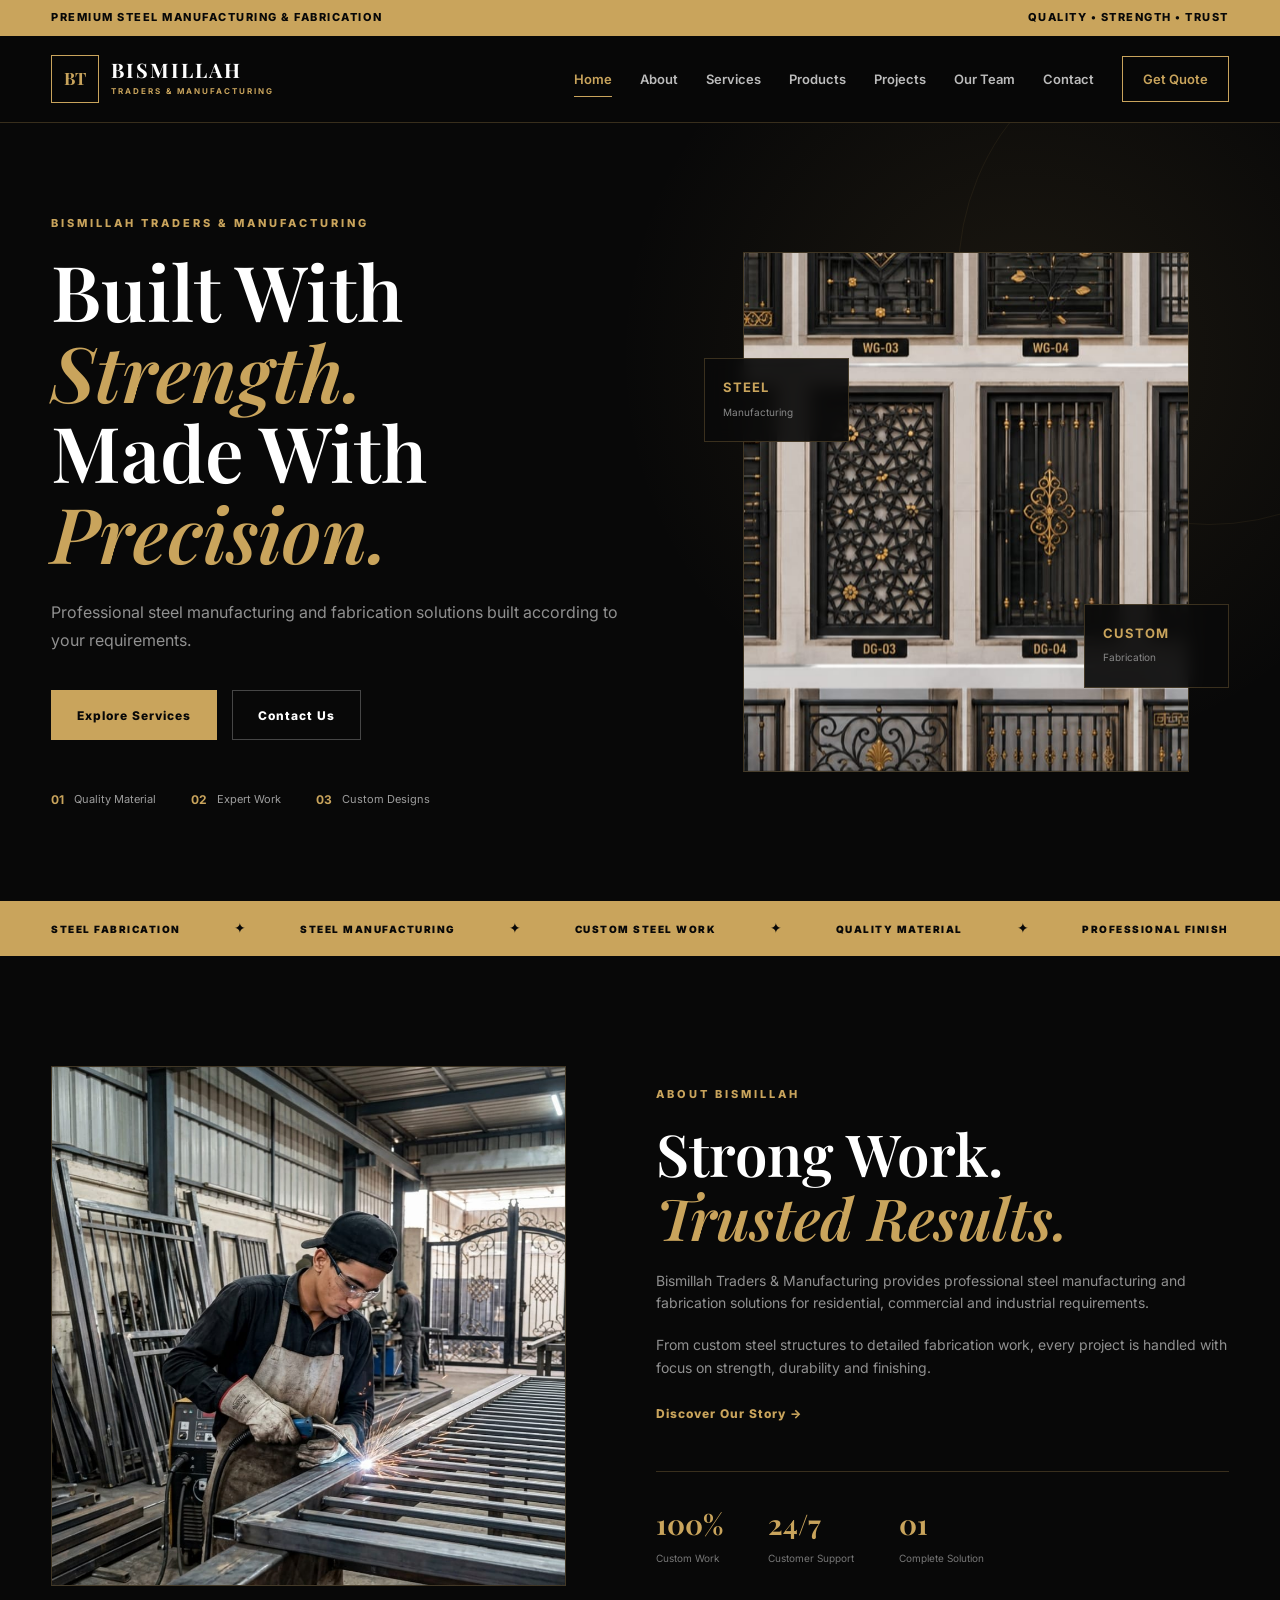
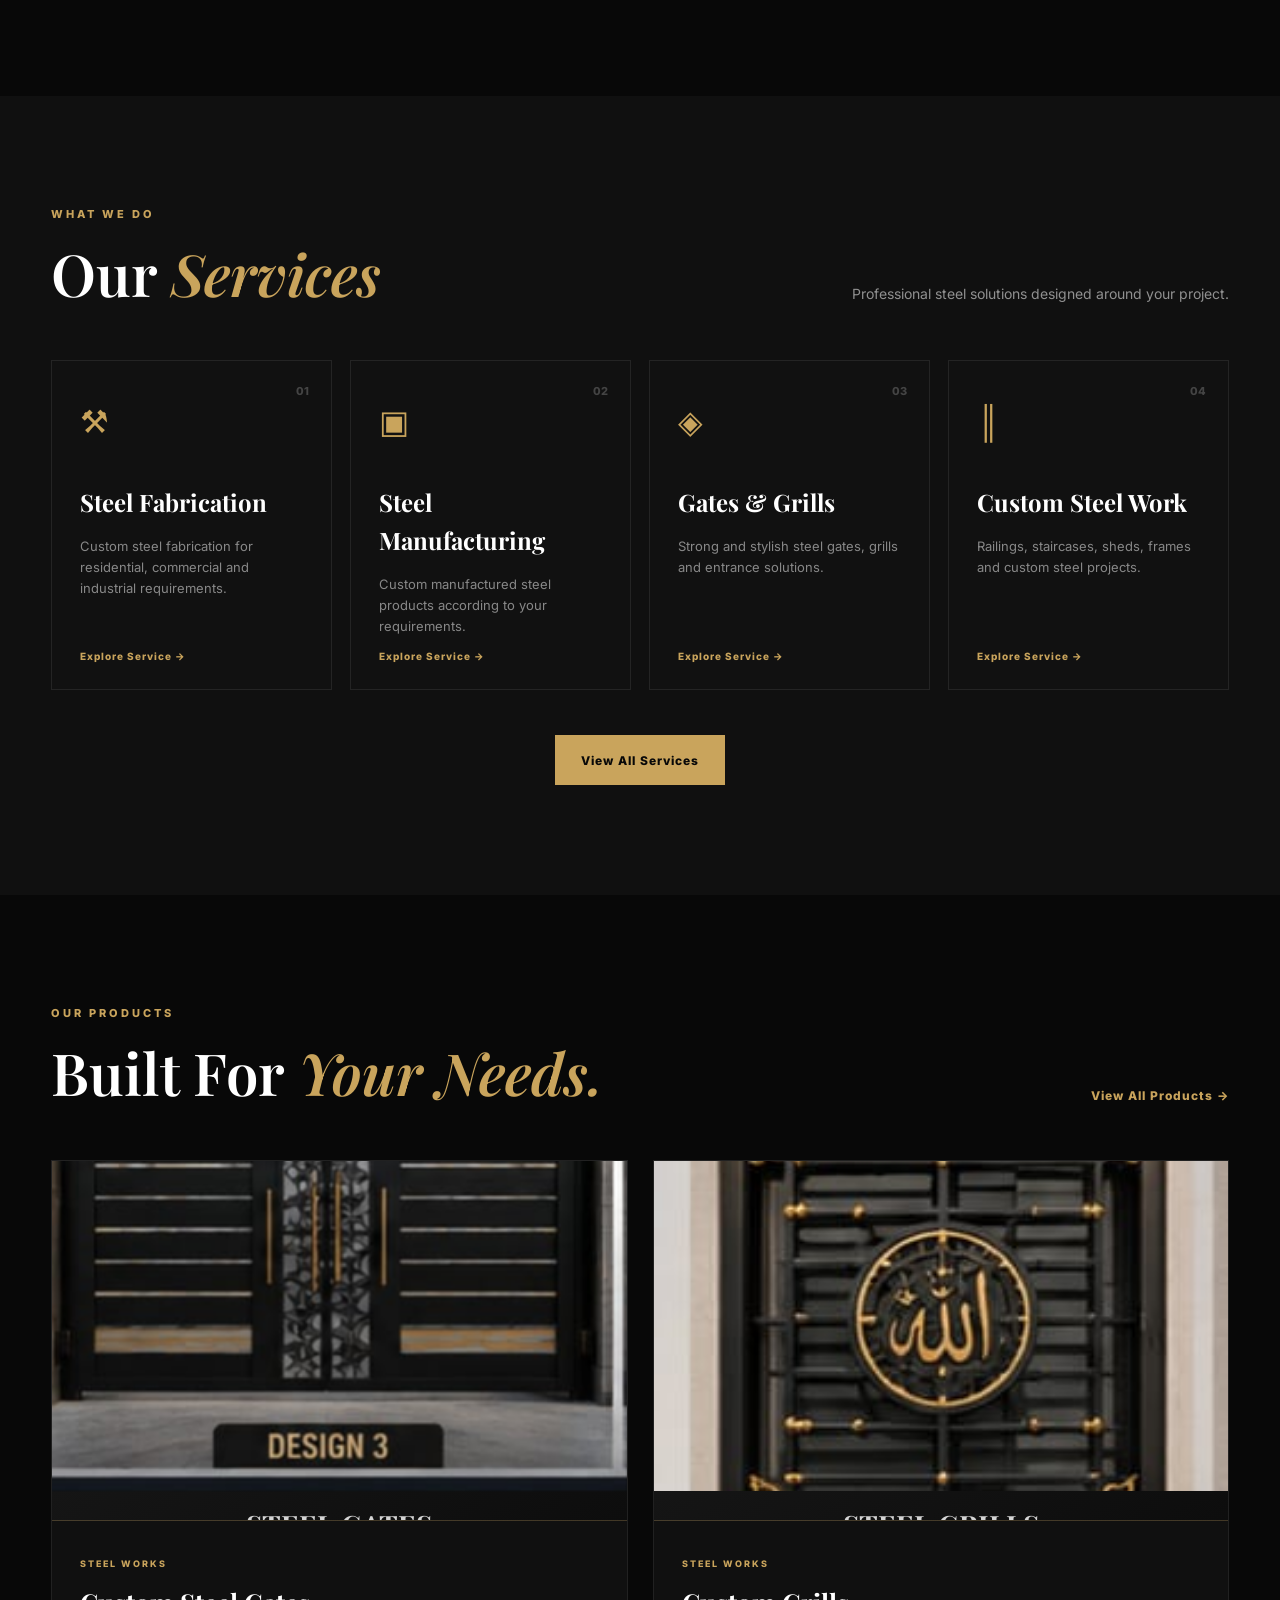
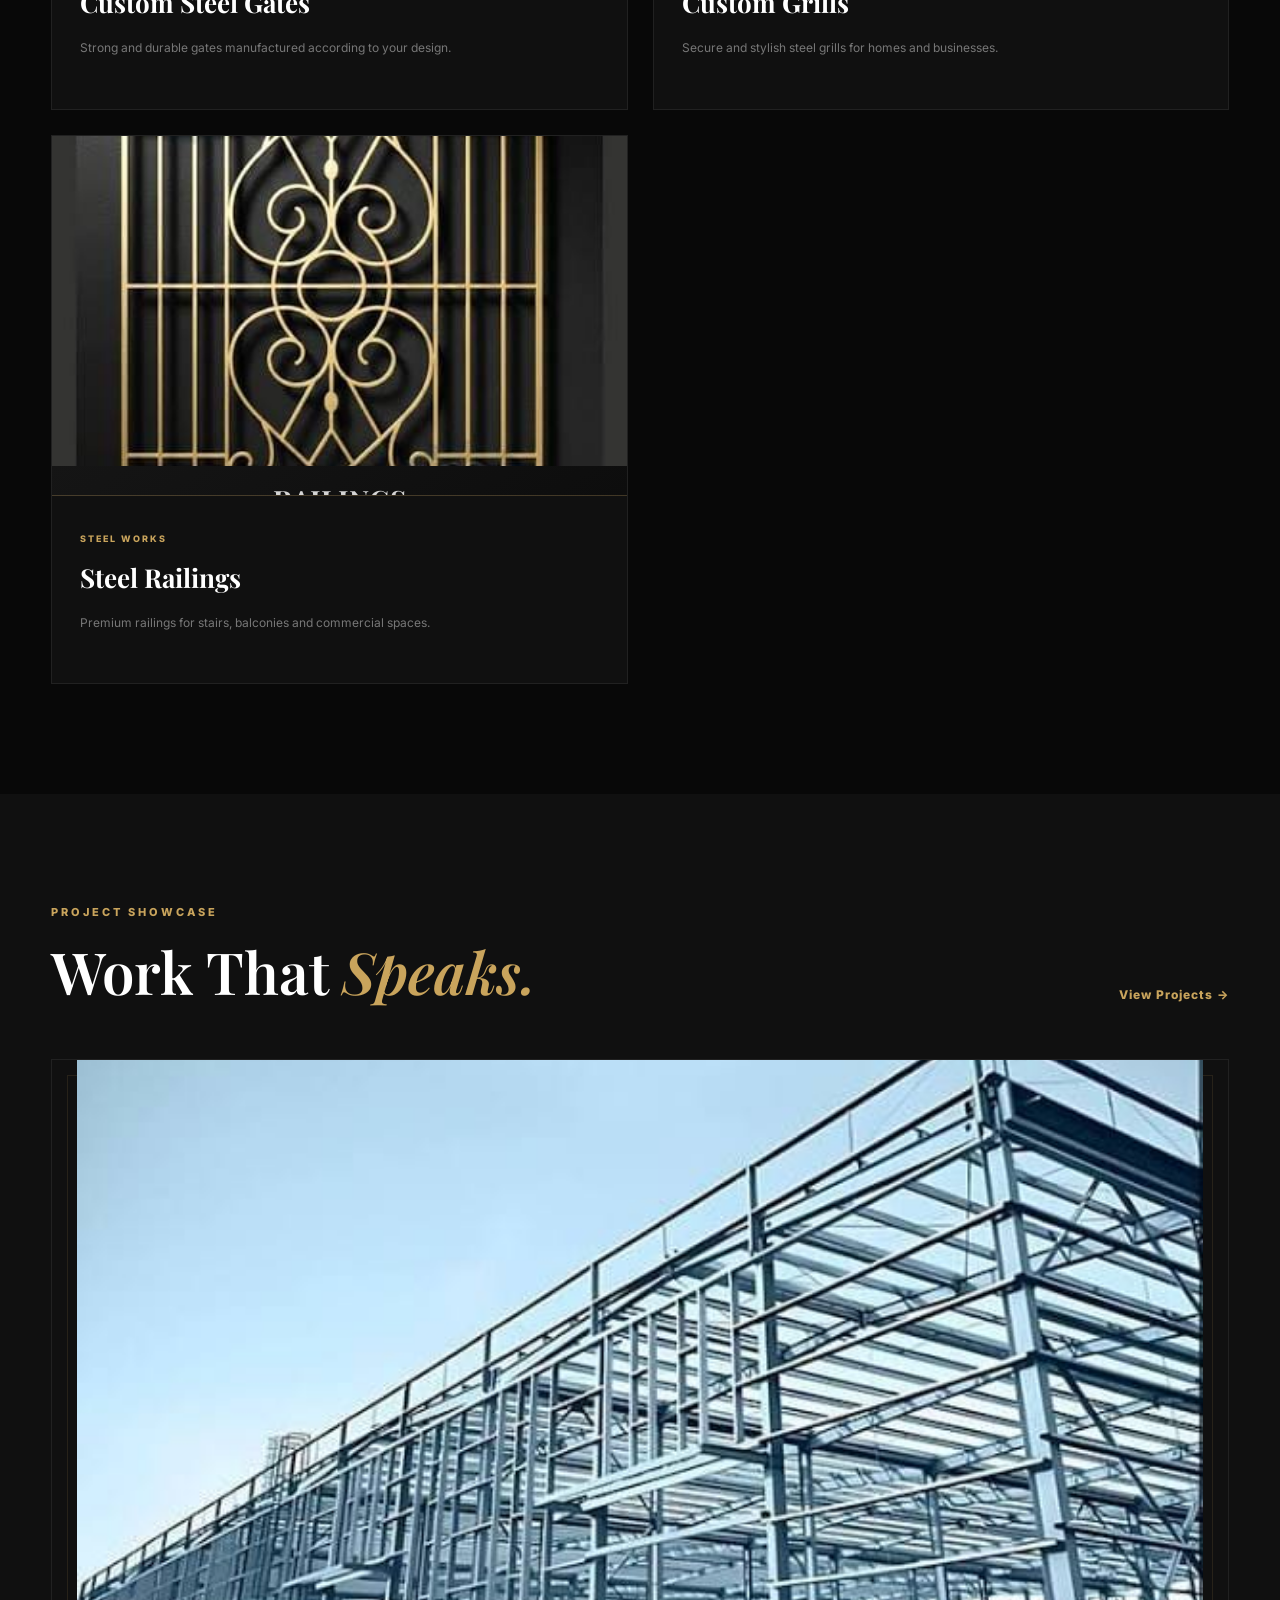
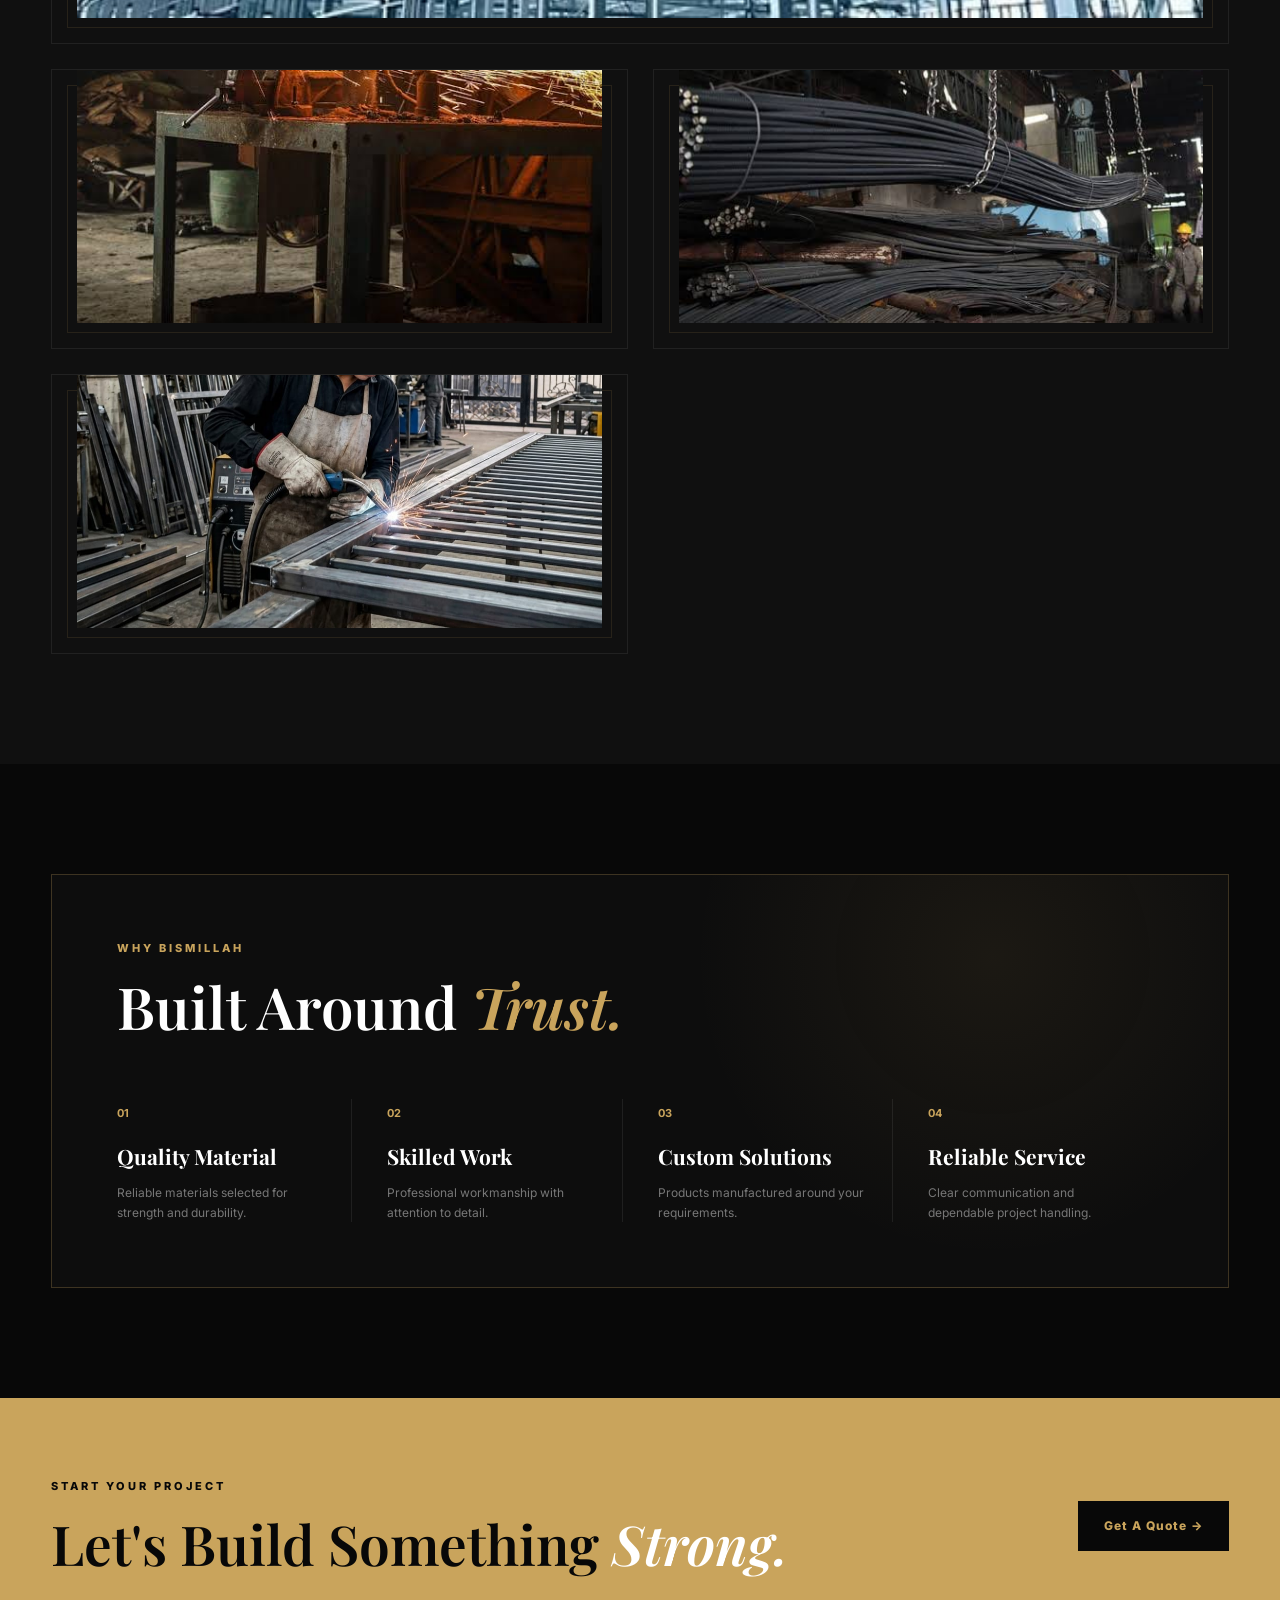
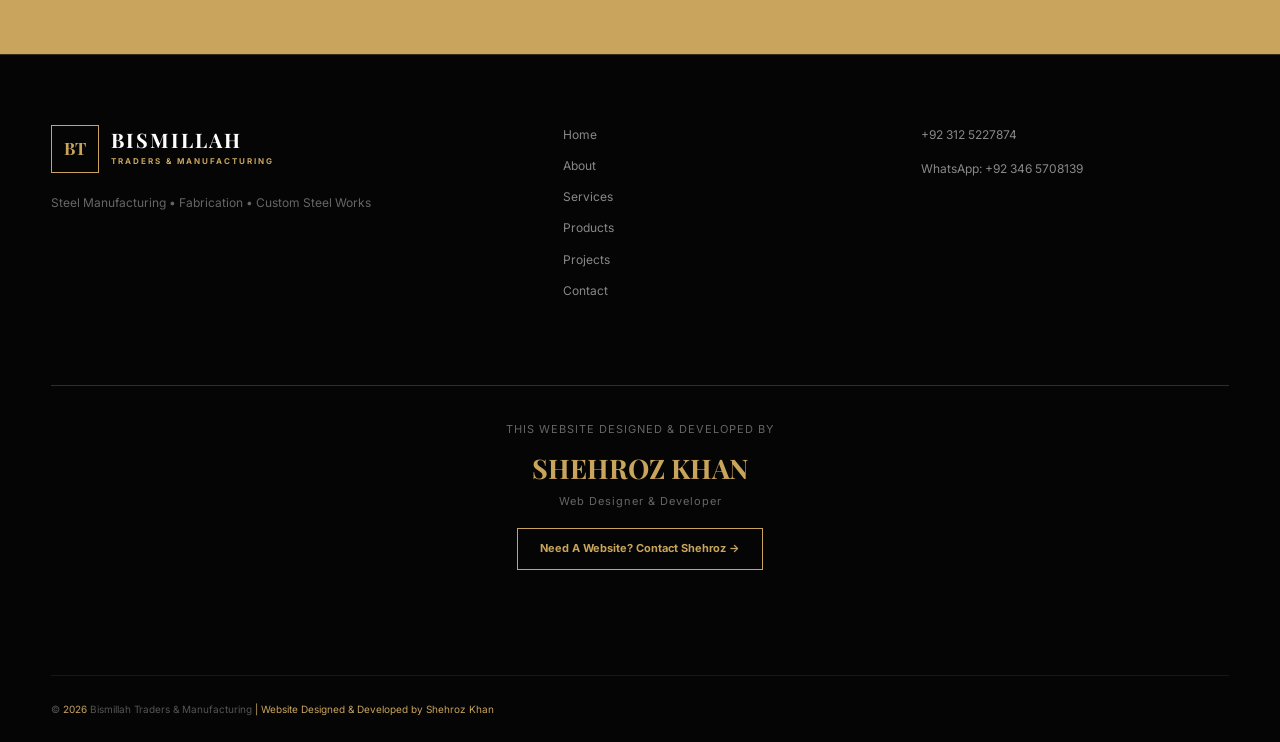
<file: index.html>
<!DOCTYPE html>
<html lang="en">

<head>
    <meta charset="UTF-8">
    <meta name="viewport" content="width=device-width, initial-scale=1.0">

    <meta name="description"
        content="Bismillah Traders & Manufacturing - Professional Steel Manufacturing and Fabrication Solutions.">

    <title>Bismillah Traders & Manufacturing</title>

    <!-- Google Fonts -->
    <link rel="preconnect" href="https://fonts.googleapis.com">
    <link rel="preconnect" href="https://fonts.gstatic.com" crossorigin>

    <link
        href="https://fonts.googleapis.com/css2?family=Inter:wght@400;500;600;700;800&family=Playfair+Display:wght@500;600;700&display=swap"
        rel="stylesheet">

    <!-- CSS -->
    <link rel="stylesheet" href="style.css">
</head>

<body>

    <!-- ================= TOP BAR ================= -->

    <div class="top-bar">
        <div class="container top-bar-content">
            <p>PREMIUM STEEL MANUFACTURING & FABRICATION</p>
            <p>QUALITY • STRENGTH • TRUST</p>
        </div>
    </div>


    <!-- ================= NAVBAR ================= -->

    <header class="header">

        <nav class="navbar container">

            <a href="index.html" class="logo">

                <div class="logo-icon">
                    BT
                </div>

                <div class="logo-text">
                    <h2>BISMILLAH</h2>
                    <span>TRADERS & MANUFACTURING</span>
                </div>

            </a>


            <div class="nav-menu" id="navMenu">

                <a href="index.html" class="active">Home</a>

                <a href="about.html">About</a>

                <a href="services.html">Services</a>

                <a href="products.html">Products</a>

                <a href="projects.html">Projects</a>

                <a href="team.html">Our Team</a>

                <a href="contact.html">Contact</a>

                <a href="contact.html" class="nav-button">
                    Get Quote
                </a>

            </div>


            <button class="menu-toggle" id="menuToggle">
                ☰
            </button>

        </nav>

    </header>


    <!-- ================= HERO ================= -->

    <main>

        <section class="hero">

            <div class="container hero-container">

                <!-- HERO TEXT -->

                <div class="hero-content">

                    <p class="hero-label">
                        BISMILLAH TRADERS & MANUFACTURING
                    </p>

                    <h1>
                        Built With
                        <span>Strength.</span>
                        <br>
                        Made With
                        <span>Precision.</span>
                    </h1>

                    <p class="hero-description">
                        Professional steel manufacturing
                        and fabrication solutions built
                        according to your requirements.
                    </p>


                    <div class="hero-buttons">

                        <a href="services.html"
                            class="btn btn-gold">
                            Explore Services
                        </a>

                        <a href="contact.html"
                            class="btn btn-outline">
                            Contact Us
                        </a>

                    </div>


                    <!-- TRUST POINTS -->

                    <div class="hero-trust">

                        <div class="trust-item">
                            <strong>01</strong>
                            <span>Quality Material</span>
                        </div>

                        <div class="trust-item">
                            <strong>02</strong>
                            <span>Expert Work</span>
                        </div>

                        <div class="trust-item">
                            <strong>03</strong>
                            <span>Custom Designs</span>
                        </div>

                    </div>

                </div>


                <!-- HERO IMAGE -->

                <div class="hero-visual">

                    <div class="hero-image-placeholder">

                        <div class="placeholder-content">

                            <img
                                src="images/WhatsApp Image 2026-08-12 at 5.54.03 PM.jpeg"
                                alt="Bismillah Traders Steel Work">

                        </div>

                    </div>


                    <!-- Floating Cards -->

                    <div class="hero-card hero-card-one">

                        <strong>STEEL</strong>

                        <span>Manufacturing</span>

                    </div>


                    <div class="hero-card hero-card-two">

                        <strong>CUSTOM</strong>

                        <span>Fabrication</span>

                    </div>

                </div>

            </div>

        </section>


        <!-- ================= GOLD STRIP ================= -->

        <section class="gold-strip">

            <div class="container gold-strip-content">

                <span>STEEL FABRICATION</span>
                <i>✦</i>

                <span>STEEL MANUFACTURING</span>
                <i>✦</i>

                <span>CUSTOM STEEL WORK</span>
                <i>✦</i>

                <span>QUALITY MATERIAL</span>
                <i>✦</i>

                <span>PROFESSIONAL FINISH</span>

            </div>

        </section>


        <!-- ================= ABOUT PREVIEW ================= -->

        <section class="about-preview section">

            <div class="container about-container">


                <div class="about-image">

                    <div class="photo-placeholder">

                        <img
                            src="images/WhatsApp Image 2026-08-12 at 6.00.10 PM.jpeg"
                            alt="Bismillah Traders Work">

                    </div>

                </div>


                <div class="about-content">

                    <p class="section-label">
                        ABOUT BISMILLAH
                    </p>

                    <h2>
                        Strong Work.
                        <br>
                        <span>Trusted Results.</span>
                    </h2>

                    <p>
                        Bismillah Traders & Manufacturing
                        provides professional steel
                        manufacturing and fabrication
                        solutions for residential,
                        commercial and industrial
                        requirements.
                    </p>

                    <p>
                        From custom steel structures to
                        detailed fabrication work, every
                        project is handled with focus on
                        strength, durability and finishing.
                    </p>

                    <a href="about.html" class="text-link">
                        Discover Our Story →
                    </a>


                    <!-- STATS -->

                    <div class="about-stats">

                        <div>
                            <strong>100%</strong>
                            <span>Custom Work</span>
                        </div>

                        <div>
                            <strong>24/7</strong>
                            <span>Customer Support</span>
                        </div>

                        <div>
                            <strong>01</strong>
                            <span>Complete Solution</span>
                        </div>

                    </div>

                </div>

            </div>

        </section>


        <!-- ================= SERVICES ================= -->

        <section class="services-preview section dark-section">

            <div class="container">

                <div class="section-heading">

                    <div>

                        <p class="section-label">
                            WHAT WE DO
                        </p>

                        <h2>
                            Our
                            <span>Services</span>
                        </h2>

                    </div>

                    <p>
                        Professional steel solutions
                        designed around your project.
                    </p>

                </div>


                <div class="services-grid">


                    <article class="service-card">

                        <span class="service-number">01</span>

                        <div class="service-icon">
                            ⚒
                        </div>

                        <h3>
                            Steel Fabrication
                        </h3>

                        <p>
                            Custom steel fabrication
                            for residential,
                            commercial and industrial
                            requirements.
                        </p>

                        <a href="services.html">
                            Explore Service →
                        </a>

                    </article>


                    <article class="service-card">

                        <span class="service-number">02</span>

                        <div class="service-icon">
                            ▣
                        </div>

                        <h3>
                            Steel Manufacturing
                        </h3>

                        <p>
                            Custom manufactured steel
                            products according to your
                            requirements.
                        </p>

                        <a href="services.html">
                            Explore Service →
                        </a>

                    </article>


                    <article class="service-card">

                        <span class="service-number">03</span>

                        <div class="service-icon">
                            ◈
                        </div>

                        <h3>
                            Gates & Grills
                        </h3>

                        <p>
                            Strong and stylish steel
                            gates, grills and entrance
                            solutions.
                        </p>

                        <a href="services.html">
                            Explore Service →
                        </a>

                    </article>


                    <article class="service-card">

                        <span class="service-number">04</span>

                        <div class="service-icon">
                            ║
                        </div>

                        <h3>
                            Custom Steel Work
                        </h3>

                        <p>
                            Railings, staircases, sheds,
                            frames and custom steel
                            projects.
                        </p>

                        <a href="services.html">
                            Explore Service →
                        </a>

                    </article>

                </div>


                <div class="center-button">

                    <a href="services.html"
                        class="btn btn-gold">

                        View All Services

                    </a>

                </div>

            </div>

        </section>


        <!-- ================= PRODUCTS ================= -->

        <section class="products-preview section">

            <div class="container">

                <div class="section-heading">

                    <div>

                        <p class="section-label">
                            OUR PRODUCTS
                        </p>

                        <h2>
                            Built For
                            <span>Your Needs.</span>
                        </h2>

                    </div>

                    <a href="products.html"
                        class="text-link">

                        View All Products →

                    </a>

                </div>


                <div class="products-grid">


                    <!-- GATES -->

                    <article class="product-card">

                        <div class="product-image">

                            <img
                                src="images/goat.jpeg"
                                alt="Custom Steel Gates">

                            <strong>
                                STEEL GATES
                            </strong>

                        </div>


                        <div class="product-content">

                            <small>
                                STEEL WORKS
                            </small>

                            <h3>
                                Custom Steel Gates
                            </h3>

                            <p>
                                Strong and durable gates
                                manufactured according
                                to your design.
                            </p>

                        </div>

                    </article>


                    <!-- GRILLS -->

                    <article class="product-card">

                        <div class="product-image">

                            <img
                                src="images/griil.jpeg"
                                alt="Custom Steel Grills">

                            <strong>
                                STEEL GRILLS
                            </strong>

                        </div>


                        <div class="product-content">

                            <small>
                                STEEL WORKS
                            </small>

                            <h3>
                                Custom Grills
                            </h3>

                            <p>
                                Secure and stylish steel
                                grills for homes and
                                businesses.
                            </p>

                        </div>

                    </article>


                    <!-- RAILINGS -->

                    <article class="product-card">

                        <div class="product-image">

                            <img
                                src="images/grill3.jpeg"
                                alt="Steel Railings">

                            <strong>
                                RAILINGS
                            </strong>

                        </div>


                        <div class="product-content">

                            <small>
                                STEEL WORKS
                            </small>

                            <h3>
                                Steel Railings
                            </h3>

                            <p>
                                Premium railings for
                                stairs, balconies and
                                commercial spaces.
                            </p>

                        </div>

                    </article>

                </div>

            </div>

        </section>


        <!-- ================= PROJECTS ================= -->

        <section class="projects-preview section dark-section">

            <div class="container">

                <div class="section-heading">

                    <div>

                        <p class="section-label">
                            PROJECT SHOWCASE
                        </p>

                        <h2>
                            Work That
                            <span>Speaks.</span>
                        </h2>

                    </div>

                    <a href="projects.html"
                        class="text-link">

                        View Projects →

                    </a>

                </div>


                <div class="projects-grid">


                    <!-- PROJECT 1 -->

                    <div class="project project-large">

                        <img
                            src="images/s.jpeg"
                            alt="Steel Project">

                        <div></div>

                    </div>


                    <!-- PROJECT 2 -->

                    <div class="project">

                        <img
                            src="images/WhatsApp Image 2026-08-12 at 6.12.05 PM.jpeg"
                            alt="Steel Project">

                        <div></div>

                    </div>


                    <!-- PROJECT 3 -->

                    <div class="project">

                        <img
                            src="images/WhatsApp Image 2026-08-12 at 6.12.04 PM.jpeg"
                            alt="Steel Project">

                        <div></div>

                    </div>


                    <!-- PROJECT 4 -->

                    <div class="project">

                        <img
                            src="images/WhatsApp Image 2026-08-12 at 6.00.10 PM.jpeg"
                            alt="Steel Project">

                        <div></div>

                    </div>

                </div>

            </div>

        </section>


        <!-- ================= WHY US ================= -->

        <section class="why-us section">

            <div class="container">

                <div class="why-box">


                    <div class="why-heading">

                        <p class="section-label">
                            WHY BISMILLAH
                        </p>

                        <h2>
                            Built Around
                            <span>Trust.</span>
                        </h2>

                    </div>


                    <div class="why-grid">


                        <div>

                            <strong>01</strong>

                            <h3>
                                Quality Material
                            </h3>

                            <p>
                                Reliable materials
                                selected for strength
                                and durability.
                            </p>

                        </div>


                        <div>

                            <strong>02</strong>

                            <h3>
                                Skilled Work
                            </h3>

                            <p>
                                Professional workmanship
                                with attention to detail.
                            </p>

                        </div>


                        <div>

                            <strong>03</strong>

                            <h3>
                                Custom Solutions
                            </h3>

                            <p>
                                Products manufactured
                                around your requirements.
                            </p>

                        </div>


                        <div>

                            <strong>04</strong>

                            <h3>
                                Reliable Service
                            </h3>

                            <p>
                                Clear communication and
                                dependable project handling.
                            </p>

                        </div>

                    </div>

                </div>

            </div>

        </section>


        <!-- ================= CTA ================= -->

        <section class="cta-section">

            <div class="container cta-container">

                <div>

                    <p class="section-label">
                        START YOUR PROJECT
                    </p>

                    <h2>
                        Let's Build Something
                        <span>Strong.</span>
                    </h2>

                </div>


                <a href="contact.html"
                    class="btn btn-gold">

                    Get A Quote →

                </a>

            </div>

        </section>

    </main>


    <!-- ================= FOOTER ================= -->

    <footer class="footer">

        <div class="container footer-container">


            <!-- BRAND -->

            <div class="footer-brand">

                <a href="index.html" class="logo">

                    <div class="logo-icon">
                        BT
                    </div>

                    <div class="logo-text">

                        <h2>
                            BISMILLAH
                        </h2>

                        <span>
                            TRADERS & MANUFACTURING
                        </span>

                    </div>

                </a>


                <p>
                    Steel Manufacturing •
                    Fabrication • Custom Steel Works
                </p>

            </div>


            <!-- LINKS -->

            <div class="footer-links">

                <a href="index.html">
                    Home
                </a>

                <a href="about.html">
                    About
                </a>

                <a href="services.html">
                    Services
                </a>

                <a href="products.html">
                    Products
                </a>

                <a href="projects.html">
                    Projects
                </a>

                <a href="contact.html">
                    Contact
                </a>

            </div>


            <!-- CONTACT -->

            <div class="footer-contact">

                <a href="tel:+923125227874">
                    +92 312 5227874
                </a>

                <a href="https://wa.me/923465708139"
                    target="_blank"
                    rel="noopener noreferrer">

                    WhatsApp:
                    +92 346 5708139

                </a>

            </div>


            <!-- ================= DEVELOPER ================= -->

            <div class="developer-credit">

                <p>
                    THIS WEBSITE DESIGNED &
                    DEVELOPED BY
                </p>

                <h3>
                    SHEHROZ KHAN
                </h3>

                <p>
                    Web Designer & Developer
                </p>


                <!-- DIRECT WHATSAPP -->

                <a href="https://wa.me/923038029831?text=Hello%20Shehroz%2C%20I%20need%20a%20website."
                    target="_blank"
                    rel="noopener noreferrer">

                    Need A Website?
                    Contact Shehroz →

                </a>

            </div>


            <!-- FOOTER BOTTOM -->

            <div class="footer-bottom">

                © <span id="year"></span>
                Bismillah Traders & Manufacturing

                <span>
                    | Website Designed &
                    Developed by Shehroz Khan
                </span>

            </div>

        </div>

    </footer>


    <!-- BACK TO TOP -->

    <button id="backTop" class="back-top">
        ↑
    </button>


    <!-- JAVASCRIPT -->

    <script src="script.js"></script>

</body>

</html>
</file>
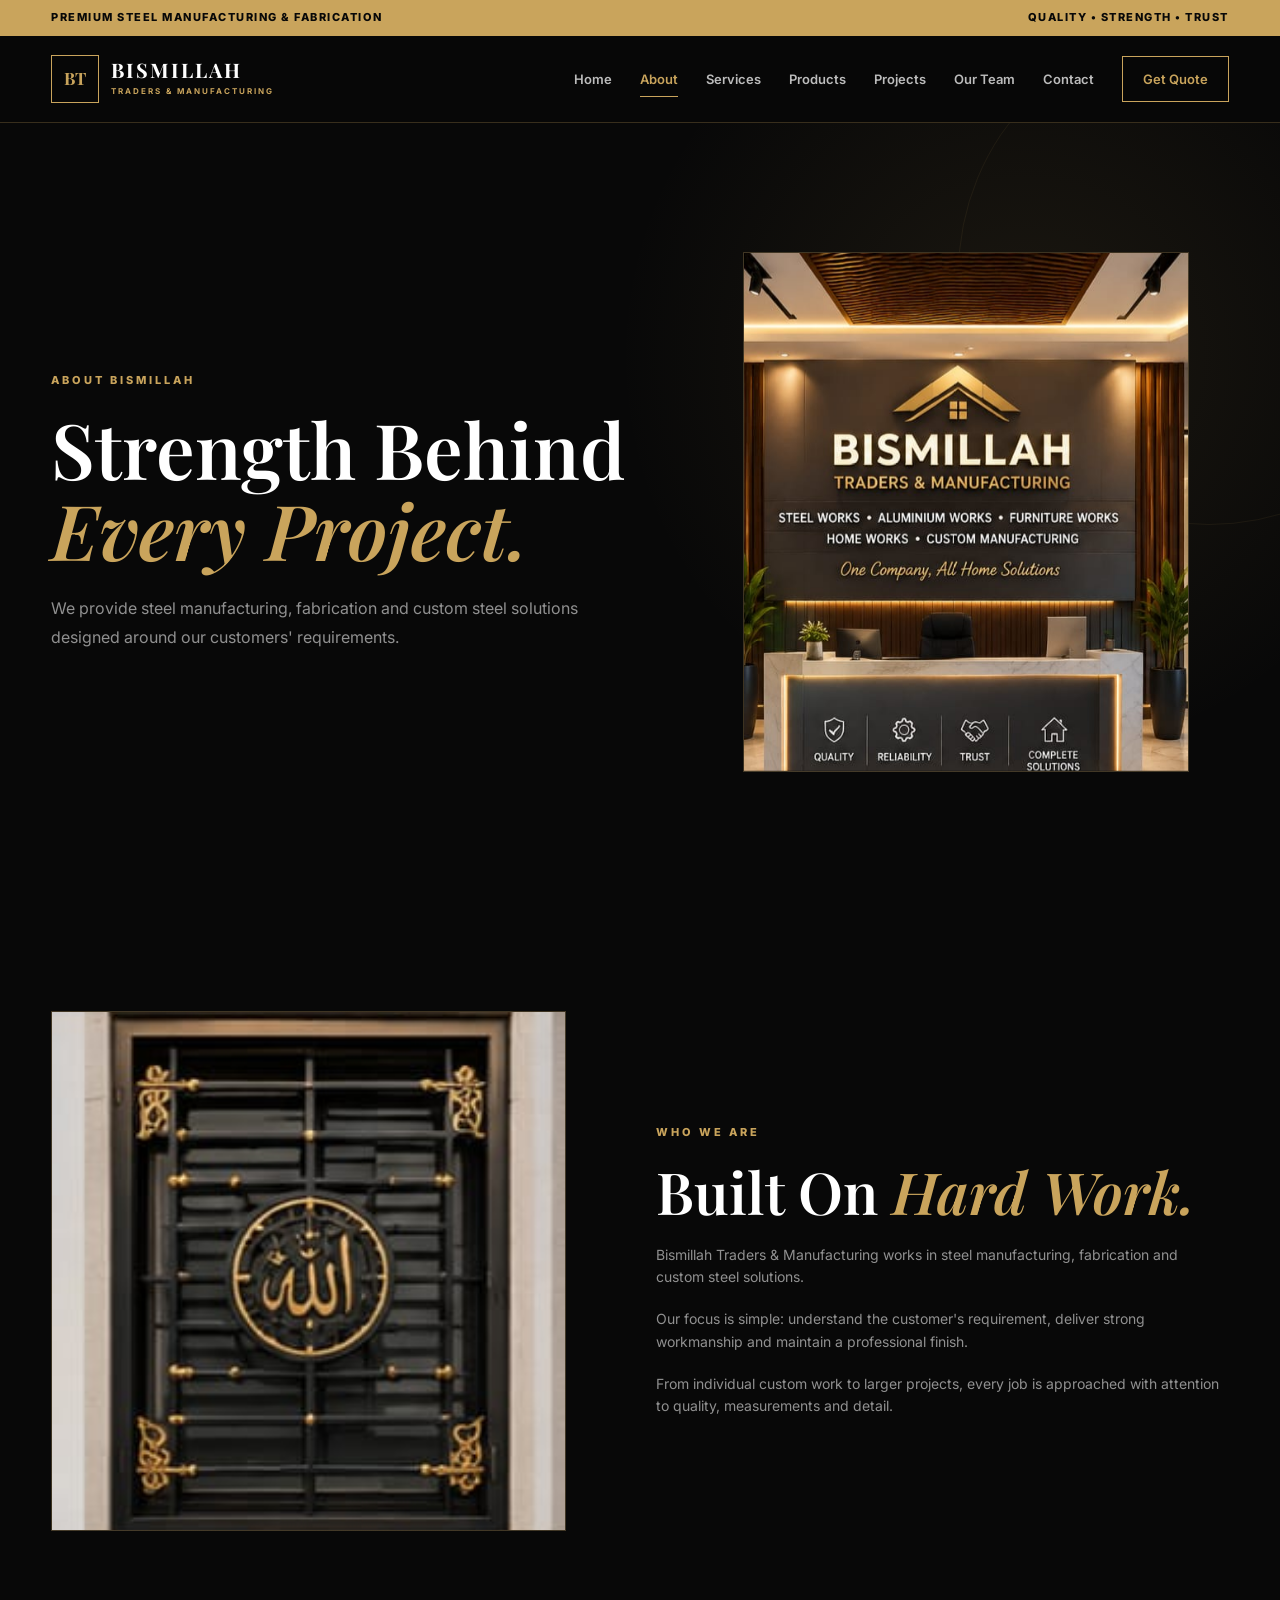
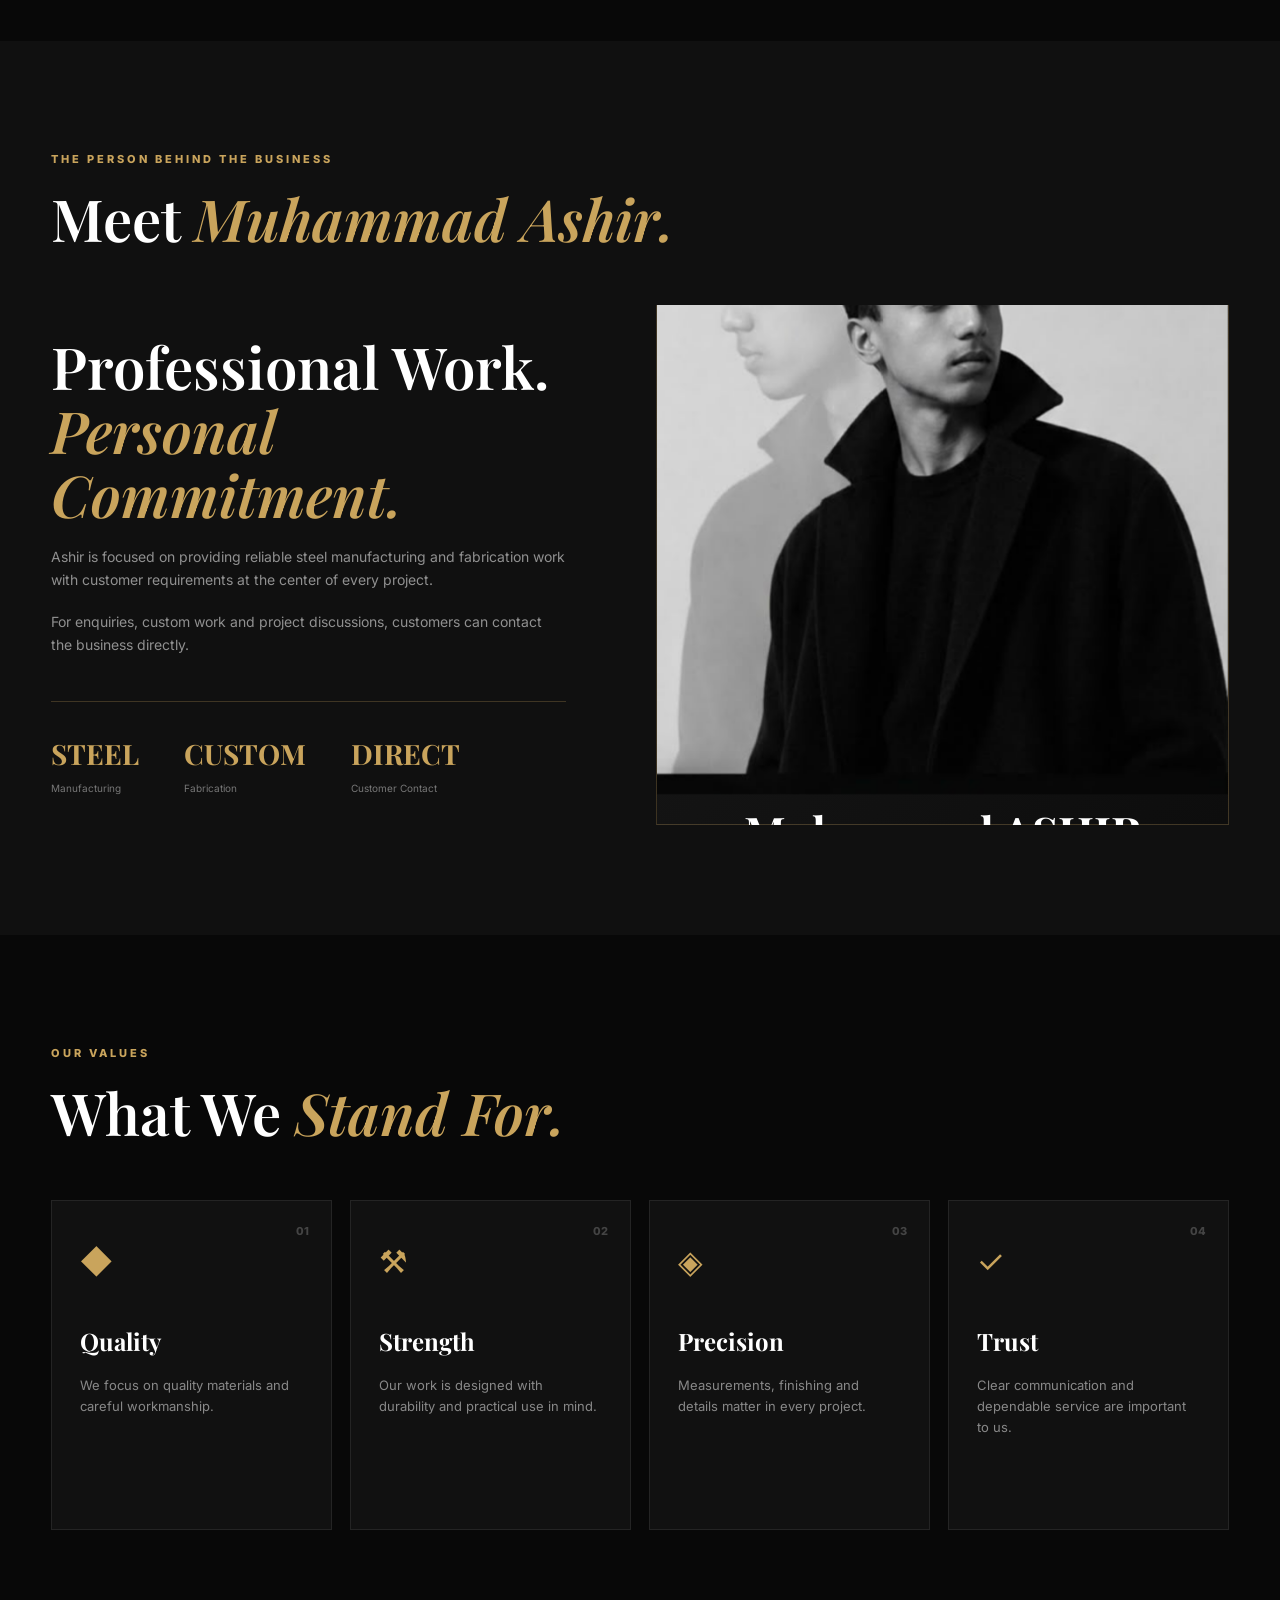
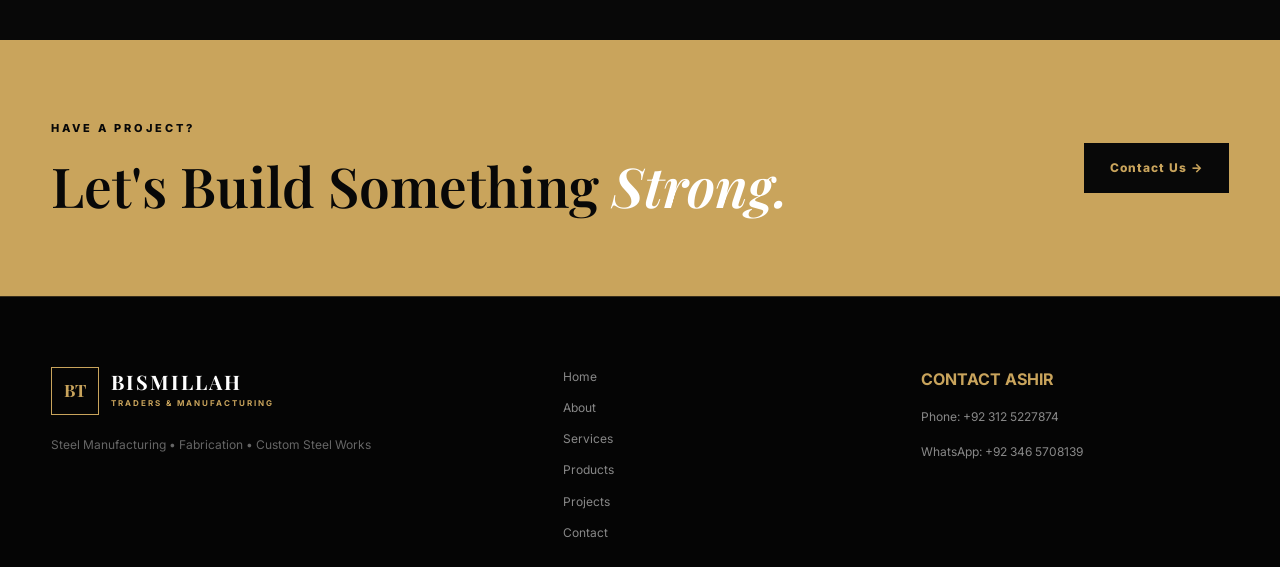
<file: about.html>
<!DOCTYPE html>
<html lang="en">

<head>
    <meta charset="UTF-8">
    <meta name="viewport" content="width=device-width, initial-scale=1.0">

    <meta name="description"
        content="Learn more about Bismillah Traders & Manufacturing and our steel manufacturing and fabrication work.">

    <title>About Us | Bismillah Traders & Manufacturing</title>

    <link rel="preconnect" href="https://fonts.googleapis.com">
    <link rel="preconnect" href="https://fonts.gstatic.com" crossorigin>

    <link
        href="https://fonts.googleapis.com/css2?family=Inter:wght@400;500;600;700;800&family=Playfair+Display:wght@500;600;700&display=swap"
        rel="stylesheet">

    <link rel="stylesheet" href="style.css">
</head>

<body>

    <!-- TOP BAR -->

    <div class="top-bar">

        <div class="container top-bar-content">

            <p>PREMIUM STEEL MANUFACTURING & FABRICATION</p>

            <p>QUALITY • STRENGTH • TRUST</p>

        </div>

    </div>


    <!-- NAVBAR -->

    <header class="header">

        <nav class="navbar container">

            <a href="index.html" class="logo">

                <div class="logo-icon">
                    BT
                </div>

                <div class="logo-text">

                    <h2>BISMILLAH</h2>

                    <span>
                        TRADERS & MANUFACTURING
                    </span>

                </div>

            </a>


            <div class="nav-menu" id="navMenu">

                <a href="index.html">
                    Home
                </a>

                <a href="about.html" class="active">
                    About
                </a>

                <a href="services.html">
                    Services
                </a>

                <a href="products.html">
                    Products
                </a>

                <a href="projects.html">
                    Projects
                </a>

                <a href="team.html">
                    Our Team
                </a>
                <a href="contact.html">
                    Contact
                </a>

                <a href="contact.html" class="nav-button">
                    Get Quote
                </a>

            </div>


            <button class="menu-toggle" id="menuToggle">
                ☰
            </button>

        </nav>

    </header>


    <!-- PAGE HERO -->

    <section class="hero">

        <div class="container hero-container">

            <div class="hero-content">

                <p class="hero-label">
                    ABOUT BISMILLAH
                </p>

                <h1>

                    Strength Behind
                    <span>Every Project.</span>

                </h1>

                <p class="hero-description">

                    We provide steel manufacturing,
                    fabrication and custom steel
                    solutions designed around our
                    customers' requirements.

                </p>

            </div>


            <div class="hero-visual">

                <div class="hero-image-placeholder">

                    <div class="placeholder-content">

                     <img src="images/WhatsApp Image 2026-08-12 at 5.23.03 PM.jpeg">

                      
                        

                    </div>

                </div>

            </div>

        </div>

    </section>


    <!-- ABOUT COMPANY -->

    <section class="section">

        <div class="container about-container">

            <div class="about-image">

                <div class="photo-placeholder">
<img src="images/griil.jpeg">
                 
                

                </div>

            </div>


            <div class="about-content">

                <p class="section-label">
                    WHO WE ARE
                </p>

                <h2>

                    Built On
                    <span>Hard Work.</span>

                </h2>

                <p>

                    Bismillah Traders & Manufacturing
                    works in steel manufacturing,
                    fabrication and custom steel
                    solutions.

                </p>

                <p>

                    Our focus is simple: understand
                    the customer's requirement,
                    deliver strong workmanship and
                    maintain a professional finish.

                </p>

                <p>

                    From individual custom work to
                    larger projects, every job is
                    approached with attention to
                    quality, measurements and detail.

                </p>

            </div>

        </div>

    </section>


    <!-- ASHIR -->

    <section class="section dark-section">

        <div class="container">

            <div class="section-heading">

                <div>

                    <p class="section-label">
                        THE PERSON BEHIND THE BUSINESS
                    </p>

                    <h2>

                        Meet
                        <span>Muhammad Ashir.</span>

                    </h2>

                </div>

            </div>


            <div class="about-container">

                <div class="about-content">

                    <h2>

                        Professional Work.
                        <br>

                        <span>Personal Commitment.</span>

                    </h2>

                    <p>

                        Ashir is focused on providing
                        reliable steel manufacturing
                        and fabrication work with
                        customer requirements at the
                        center of every project.

                    </p>

                    <p>

                        For enquiries, custom work and
                        project discussions, customers
                        can contact the business directly.

                    </p>


                    <div class="about-stats">

                        <div>

                            <strong>
                                STEEL
                            </strong>

                            <span>
                                Manufacturing
                            </span>

                        </div>


                        <div>

                            <strong>
                                CUSTOM
                            </strong>

                            <span>
                                Fabrication
                            </span>

                        </div>


                        <div>

                            <strong>
                                DIRECT
                            </strong>

                            <span>
                                Customer Contact
                            </span>

                        </div>

                    </div>

                </div>


                <div class="about-image">

                    <div class="photo-placeholder">

                       <img src="images/WhatsApp Image 2026-08-13 at 10.00.02 PM.jpeg">
                        <h3>
                          Muhammad ASHIR
                        </h3>

                    </div>

                </div>

            </div>

        </div>

    </section>


    <!-- OUR VALUES -->

    <section class="section">

        <div class="container">

            <div class="section-heading">

                <div>

                    <p class="section-label">
                        OUR VALUES
                    </p>

                    <h2>

                        What We
                        <span>Stand For.</span>

                    </h2>

                </div>

            </div>


            <div class="services-grid">


                <article class="service-card">

                    <span class="service-number">
                        01
                    </span>

                    <div class="service-icon">
                        ◆
                    </div>

                    <h3>
                        Quality
                    </h3>

                    <p>
                        We focus on quality materials
                        and careful workmanship.
                    </p>

                </article>


                <article class="service-card">

                    <span class="service-number">
                        02
                    </span>

                    <div class="service-icon">
                        ⚒
                    </div>

                    <h3>
                        Strength
                    </h3>

                    <p>
                        Our work is designed with
                        durability and practical use
                        in mind.
                    </p>

                </article>


                <article class="service-card">

                    <span class="service-number">
                        03
                    </span>

                    <div class="service-icon">
                        ◈
                    </div>

                    <h3>
                        Precision
                    </h3>

                    <p>
                        Measurements, finishing and
                        details matter in every project.
                    </p>

                </article>


                <article class="service-card">

                    <span class="service-number">
                        04
                    </span>

                    <div class="service-icon">
                        ✓
                    </div>

                    <h3>
                        Trust
                    </h3>

                    <p>
                        Clear communication and
                        dependable service are important
                        to us.
                    </p>

                </article>

            </div>

        </div>

    </section>


    <!-- CTA -->

    <section class="cta-section">

        <div class="container cta-container">

            <div>

                <p class="section-label">
                    HAVE A PROJECT?
                </p>

                <h2>

                    Let's Build Something
                    <span>Strong.</span>

                </h2>

            </div>


            <a href="contact.html"
                class="btn btn-gold">

                Contact Us →

            </a>

        </div>

    </section>


    <!-- FOOTER -->

    <footer class="footer">

        <div class="container footer-container">


            <div class="footer-brand">

                <a href="index.html" class="logo">

                    <div class="logo-icon">
                        BT
                    </div>

                    <div class="logo-text">

                        <h2>
                            BISMILLAH
                        </h2>

                        <span>
                            TRADERS & MANUFACTURING
                        </span>

                    </div>

                </a>


                <p>
                    Steel Manufacturing •
                    Fabrication • Custom Steel Works
                </p>

            </div>


            <div class="footer-links">

                <a href="index.html">
                    Home
                </a>

                <a href="about.html">
                    About
                </a>

                <a href="services.html">
                    Services
                </a>

                <a href="products.html">
                    Products
                </a>

                <a href="projects.html">
                    Projects
                </a>

                <a href="contact.html">
                    Contact
                </a>

            </div>


            <!-- ASHIR CONTACT -->

            <div class="footer-contact">

                <strong style="color:#c9a45c;">
                    CONTACT ASHIR
                </strong>

                <a href="tel:+923125227874">
                  Phone:
                   +92 312 5227874
                </a>

                <a href="https://wa.me/923465708139"
                    target="_blank">

                    WhatsApp:
                    +92 346 5708139

                </a>

            </div>


            <!-- DEVELOPER CREDIT -->



    <!-- BACK TO TOP -->

    <button id="backTop"
        class="back-top">

        ↑

    </button>


    <script src="script.js"></script>

</body>

</html>
</file>
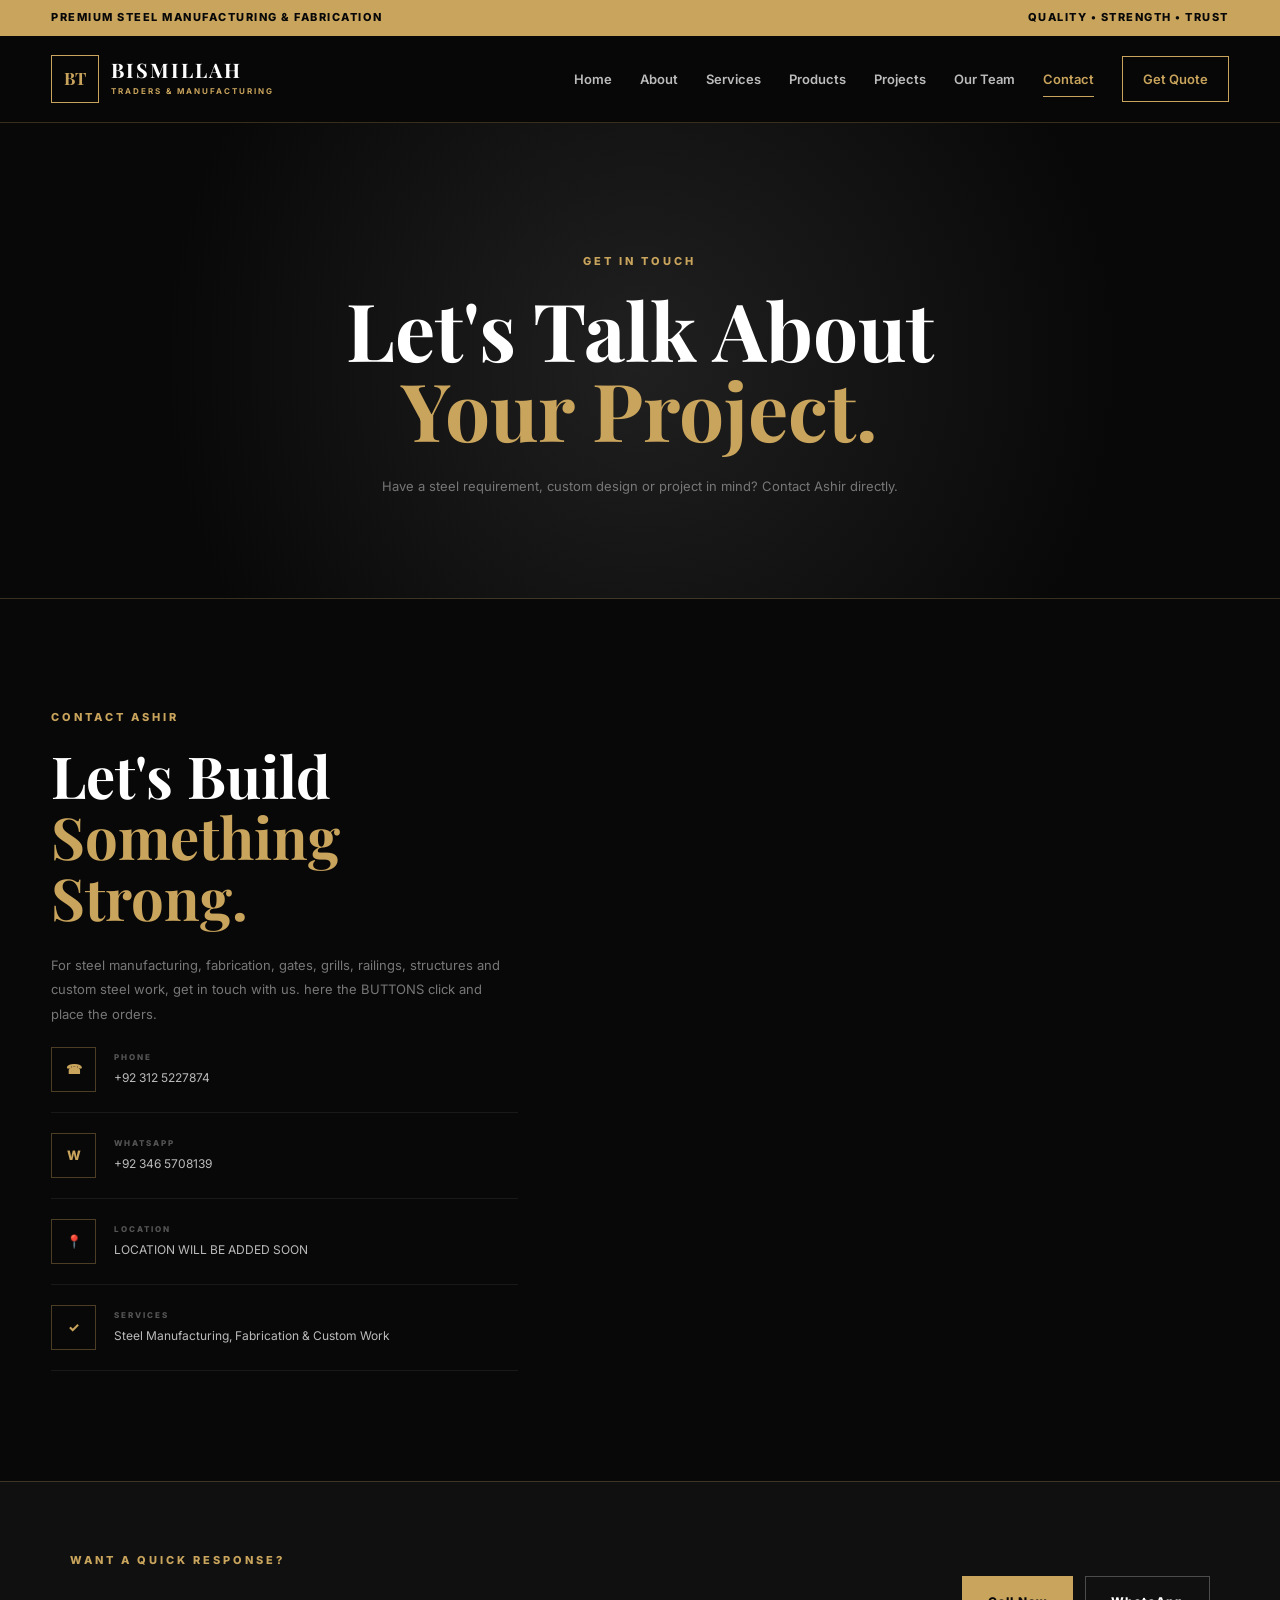
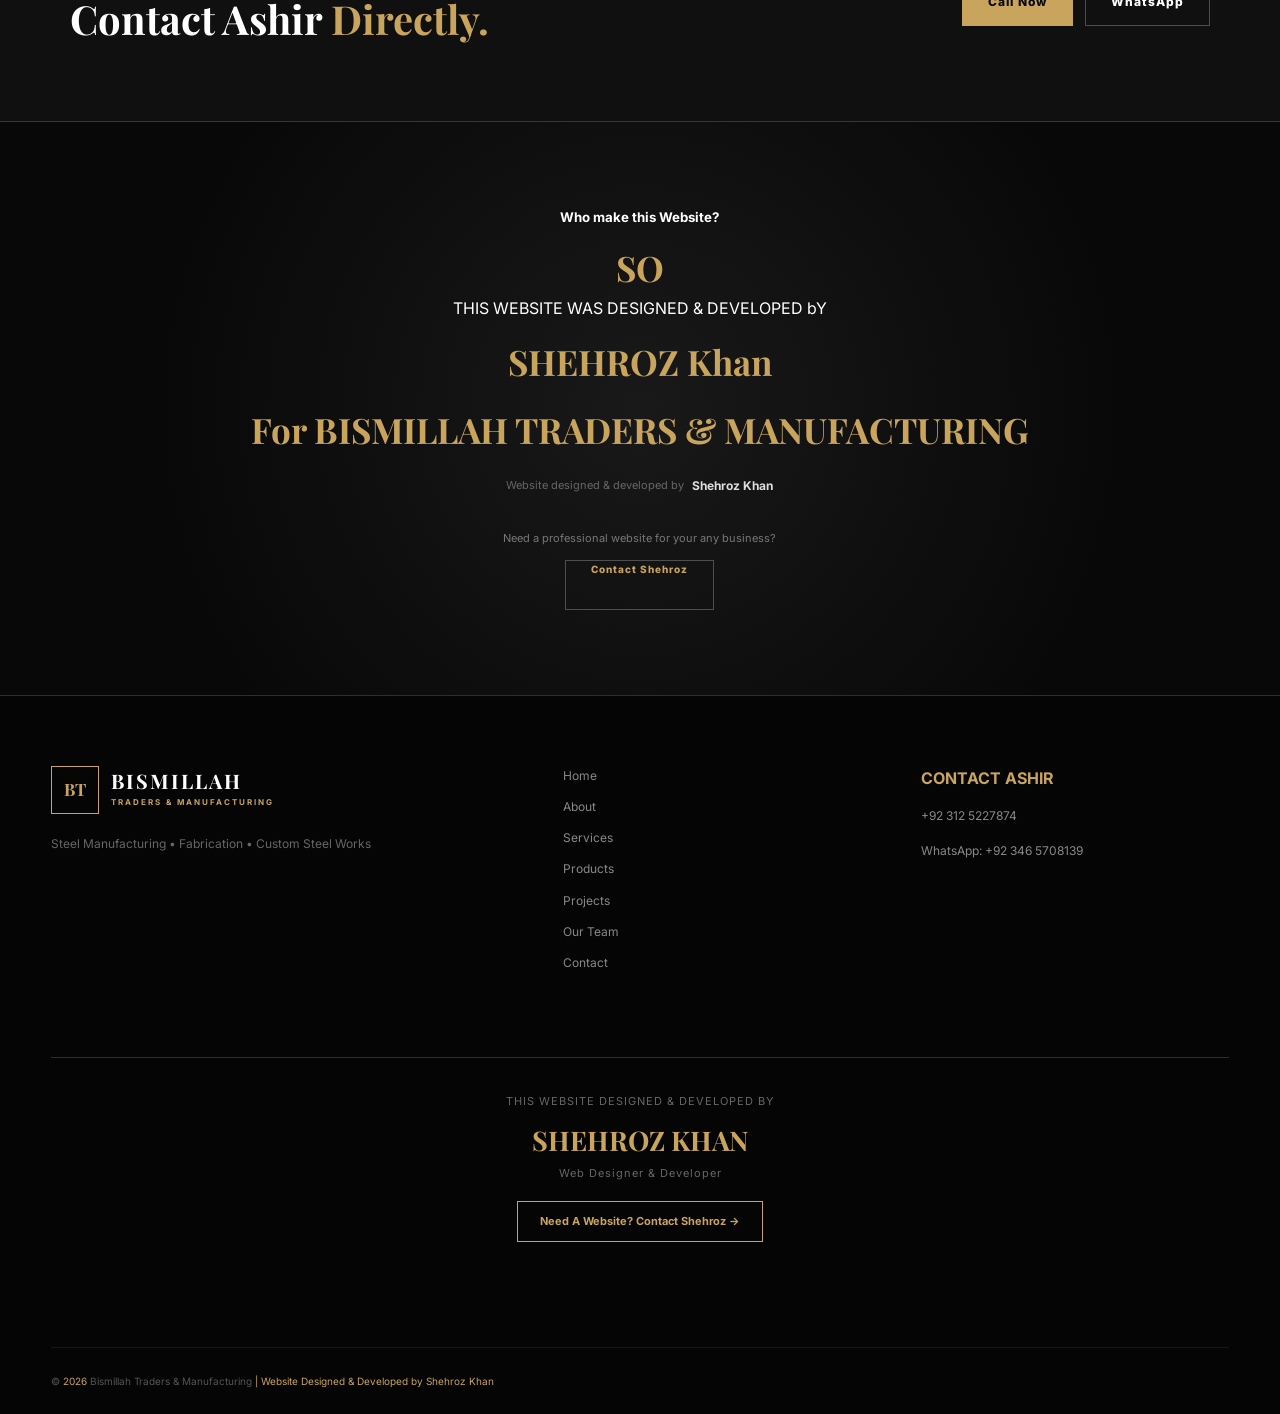
<file: contact.html>
<!DOCTYPE html>
<html lang="en">

<head>

    <meta charset="UTF-8">

    <meta name="viewport"
        content="width=device-width, initial-scale=1.0">

    <meta name="description"
        content="Contact Bismillah Traders & Manufacturing for steel manufacturing, fabrication and custom steel work.">

    <title>Contact | Bismillah Traders & Manufacturing</title>

    <link rel="preconnect"
        href="https://fonts.googleapis.com">

    <link rel="preconnect"
        href="https://fonts.gstatic.com"
        crossorigin>

    <link
        href="https://fonts.googleapis.com/css2?family=Inter:wght@400;500;600;700;800&family=Playfair+Display:wght@500;600;700&display=swap"
        rel="stylesheet">

    <link rel="stylesheet"
        href="style.css">

</head>

<body>


<!-- TOP BAR -->

<div class="top-bar">

    <div class="container top-bar-content">

        <p>
            PREMIUM STEEL MANUFACTURING & FABRICATION
        </p>

        <p>
            QUALITY • STRENGTH • TRUST
        </p>

    </div>

</div>


<!-- NAVBAR -->

<header class="header">

    <nav class="navbar container">

        <a href="index.html"
            class="logo">

            <div class="logo-icon">
                BT
            </div>

            <div class="logo-text">

                <h2>BISMILLAH</h2>

                <span>
                    TRADERS & MANUFACTURING
                </span>

            </div>

        </a>


        <div class="nav-menu"
            id="navMenu">

            <a href="index.html">
                Home
            </a>

            <a href="about.html">
                About
            </a>

            <a href="services.html">
                Services
            </a>

            <a href="products.html">
                Products
            </a>

            <a href="projects.html">
                Projects
            </a>

            <a href="team.html">
                Our Team
            </a>

            <a href="contact.html"
                class="active">

                Contact

            </a>

            <a href="contact.html"
                class="nav-button">

                Get Quote

            </a>

        </div>


        <button class="menu-toggle"
            id="menuToggle">

            ☰

        </button>

    </nav>

</header>



<!-- CONTACT HERO -->

<section class="contact-hero">

    <div class="container">

        <p class="hero-label">
            GET IN TOUCH
        </p>

        <h1>

            Let's Talk About
            <span>Your Project.</span>

        </h1>

        <p>

            Have a steel requirement,
            custom design or project in mind?
            Contact Ashir directly.

        </p>

    </div>

</section>



<!-- CONTACT SECTION -->

<section class="section">

    <div class="container contact-layout">


        <!-- LEFT -->

        <div class="contact-information">

            <p class="section-label">
                CONTACT ASHIR
            </p>

            <h2>

                Let's Build
                <span>Something Strong.</span>

            </h2>

            <p class="contact-description">

                For steel manufacturing,
                fabrication, gates, grills,
                railings, structures and custom
                steel work, get in touch with us.
                here the BUTTONS click and place the orders.

            </p>


            <!-- PHONE -->

            <div class="contact-item">

                <div class="contact-icon">
                    ☎
                </div>

                <div>

                    <span>
                        PHONE
                    </span>

                    <a href="tel:+923125227874">

                        +92 312 5227874

                    </a>

                </div>

            </div>


            <!-- WHATSAPP -->

            <div class="contact-item">

                <div class="contact-icon">
                    W
                </div>

                <div>

                    <span>
                        WHATSAPP
                    </span>

                    <a
                        href="https://wa.me/923465708139"
                        target="_blank">

                        +92 346 5708139

                    </a>

                </div>

            </div>


            <!-- LOCATION -->

            <div class="contact-item">

                <div class="contact-icon">
                    📍
                </div>

                <div>

                    <span>
                        LOCATION
                    </span>

                    <p>
                        LOCATION WILL BE
                        ADDED SOON
                    </p>

                </div>

            </div>


            <!-- WORK -->

            <div class="contact-item">

                <div class="contact-icon">
                    ✓
                </div>

                <div>

                    <span>
                        SERVICES
                    </span>

                    <p>
                        Steel Manufacturing,
                        Fabrication & Custom Work
                    </p>

                </div>

            </div>

        </div>


       
        </div>

    </div>

</section>



<!-- QUICK CONTACT -->

<section class="quick-contact">

    <div class="container">

        <div>

            <p class="section-label">
                WANT A QUICK RESPONSE?
            </p>

            <h2>
                Contact Ashir
                <span>Directly.</span>
            </h2>

        </div>


        <div class="quick-contact-buttons">

            <a
                href="tel:+923125227874"
                class="btn btn-gold">

                Call Now

            </a>


            <a
                href="https://wa.me/923465708139"
                target="_blank"
                class="btn btn-outline">

                WhatsApp

            </a>

        </div>

    </div>

</section>



<!-- DEVELOPER CREDIT -->

<section class="developer-mini-credit">

    <div class="container">
<h5>Who make this Website?</h5>
<h3>SO</h3>
        <p>
            THIS WEBSITE WAS DESIGNED &
            DEVELOPED bY
        </p>
<h3>SHEHROZ Khan</h3>
        <h3>
          For BISMILLAH TRADERS
            & MANUFACTURING
        </h3>

        <div class="credit-by">

            <span>
                Website designed &
                developed by
            </span>

            <strong>
                Shehroz Khan
            </strong>

        </div>


        <p class="developer-small-text">

            Need a professional website
            for your any business?

   </p>
   
            <a
                href="https://wa.me/923038029831"
                target="_blank"
                class="btn btn-outline">

              Contact Shehroz
            </a>
    </div>

</section>



<!-- FOOTER -->

<footer class="footer">

    <div class="container footer-container">


        <div class="footer-brand">

            <a href="index.html"
                class="logo">

                <div class="logo-icon">
                    BT
                </div>

                <div class="logo-text">

                    <h2>
                        BISMILLAH
                    </h2>

                    <span>
                        TRADERS & MANUFACTURING
                    </span>

                </div>

            </a>

            <p>
                Steel Manufacturing •
                Fabrication • Custom Steel Works
            </p>

        </div>


        <div class="footer-links">

            <a href="index.html">Home</a>

            <a href="about.html">About</a>

            <a href="services.html">Services</a>

            <a href="products.html">Products</a>

            <a href="projects.html">Projects</a>

            <a href="team.html">Our Team</a>

            <a href="contact.html">Contact</a>

        </div>


        <div class="footer-contact">

            <strong style="color:#c9a45c;">
                CONTACT ASHIR
            </strong>

            <a href="tel:+923125227874">
                +92 312 5227874
            </a>

            <a
                href="https://wa.me/923465708139"
                target="_blank">

                WhatsApp:
                +92 346 5708139

            </a>

        </div>


        <!-- DEVELOPER -->

        <div class="developer-credit">

 
            <p>
               THIS WEBSITE DESIGNED &
                DEVELOPED BY
            </p>

            <h3>
                SHEHROZ KHAN
            </h3>

            <p>
                Web Designer & Developer
            </p>

            <a href="tel:+923038029831">

                Need A Website?
                Contact Shehroz →

            </a>

        </div>


        <div class="footer-bottom">

            © <span id="year"></span>
            Bismillah Traders & Manufacturing

            <span>
                | Website Designed &
                Developed by Shehroz Khan
            </span>

        </div>

    </div>

</footer>


<button id="backTop"
    class="back-top">

    ↑

</button>


<script src="script.js"></script>

</body>

</html>
</file>
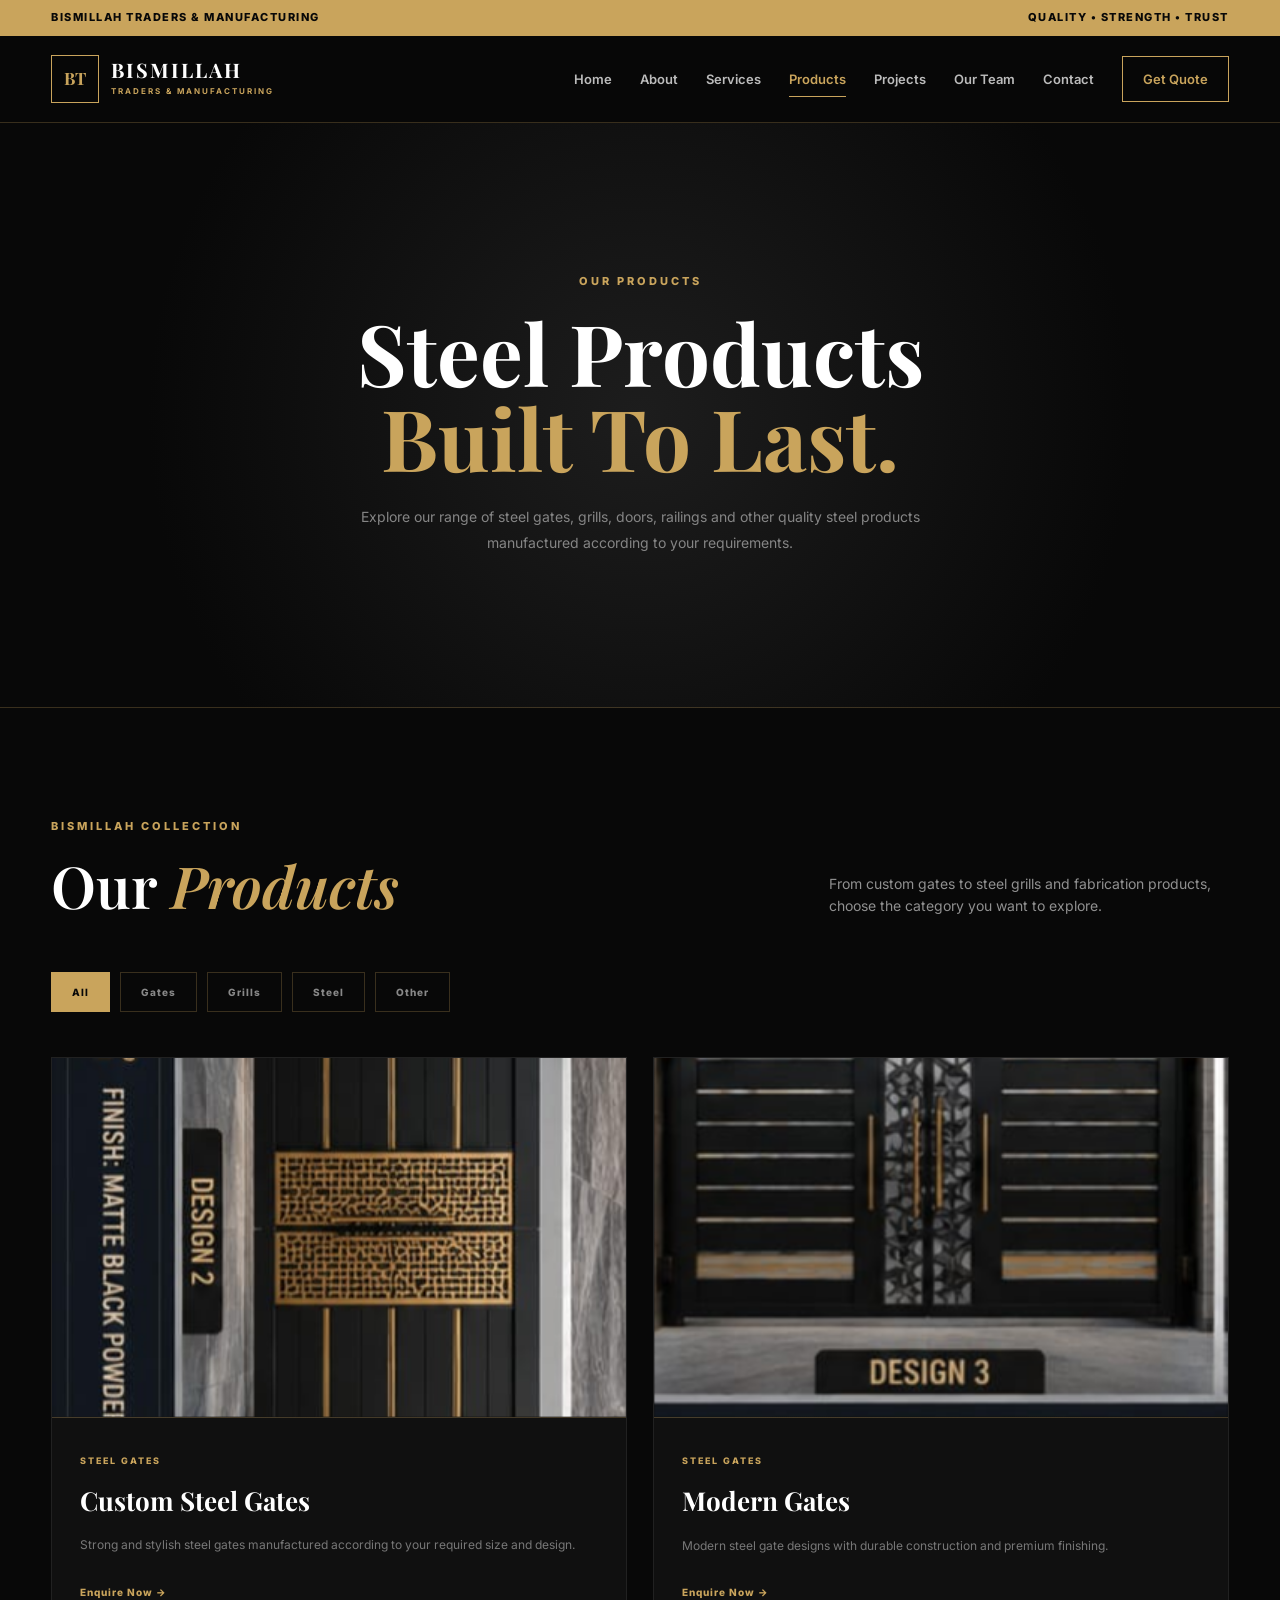
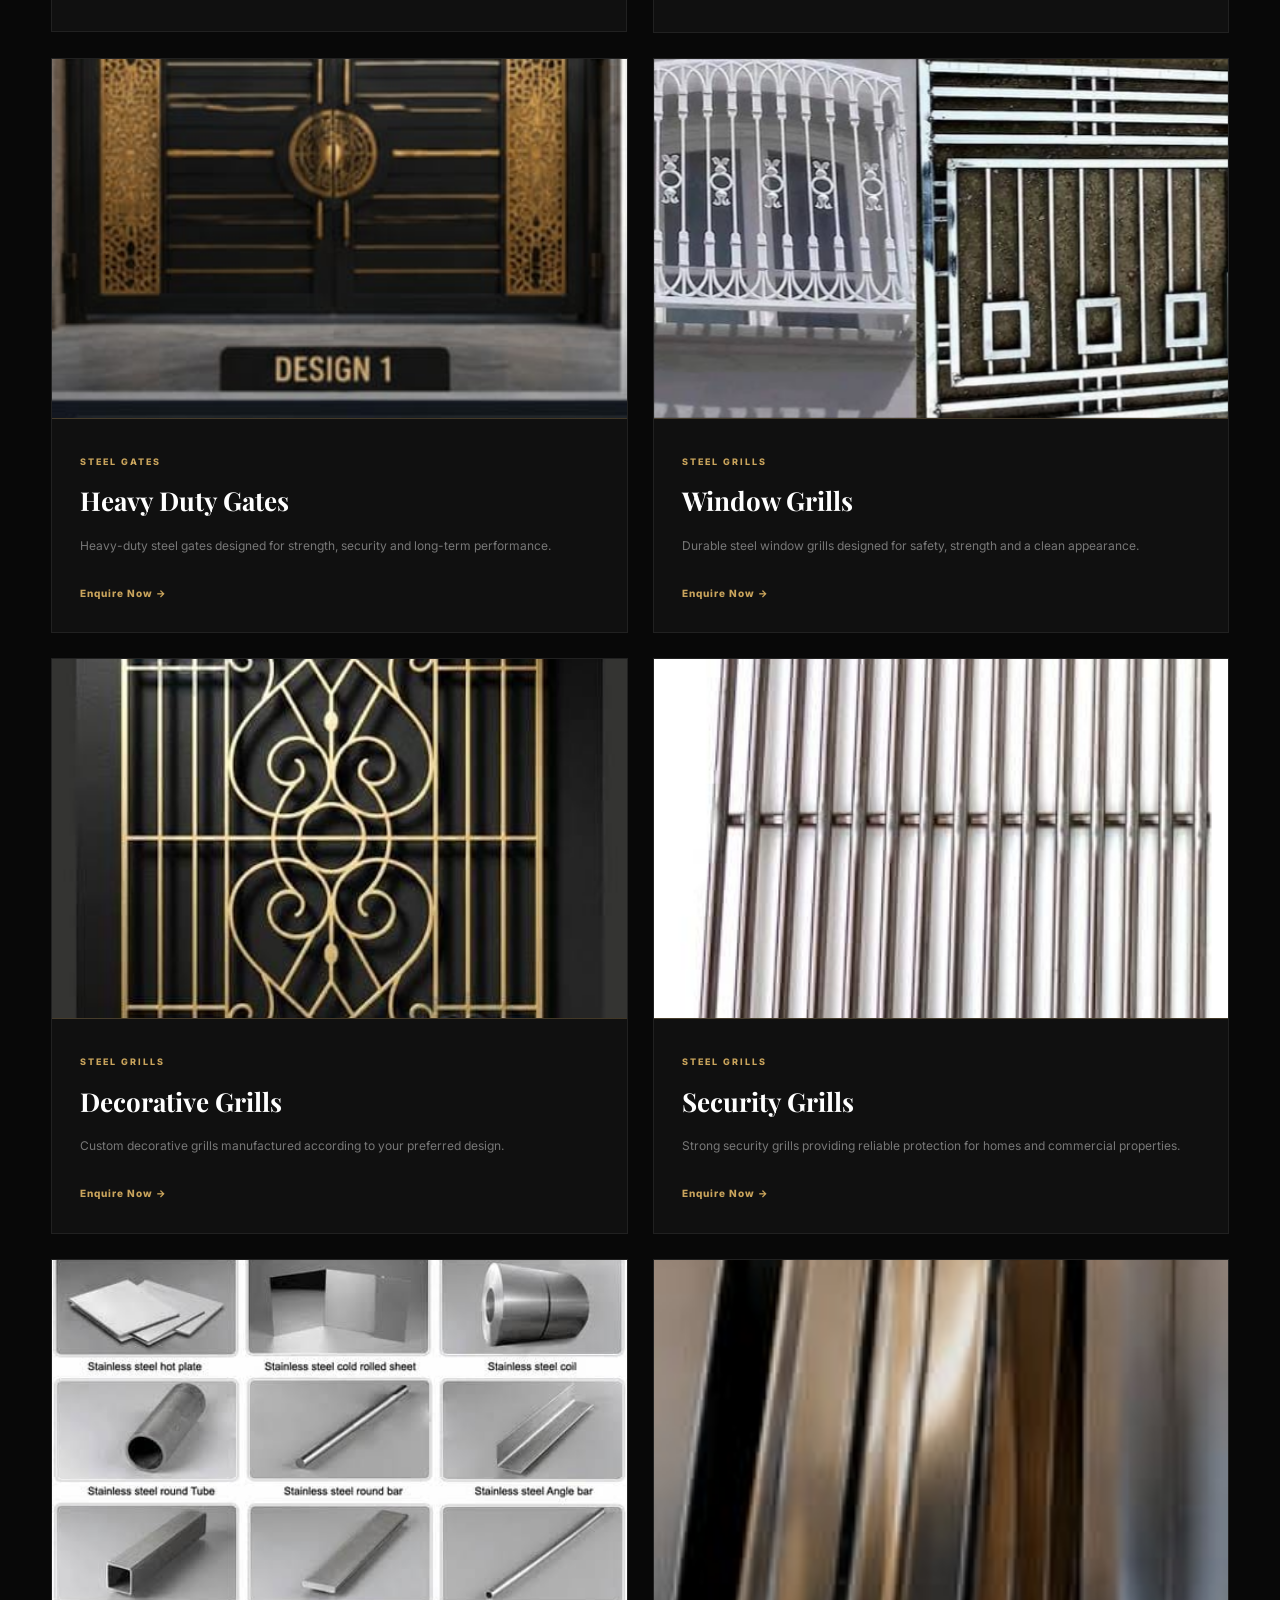
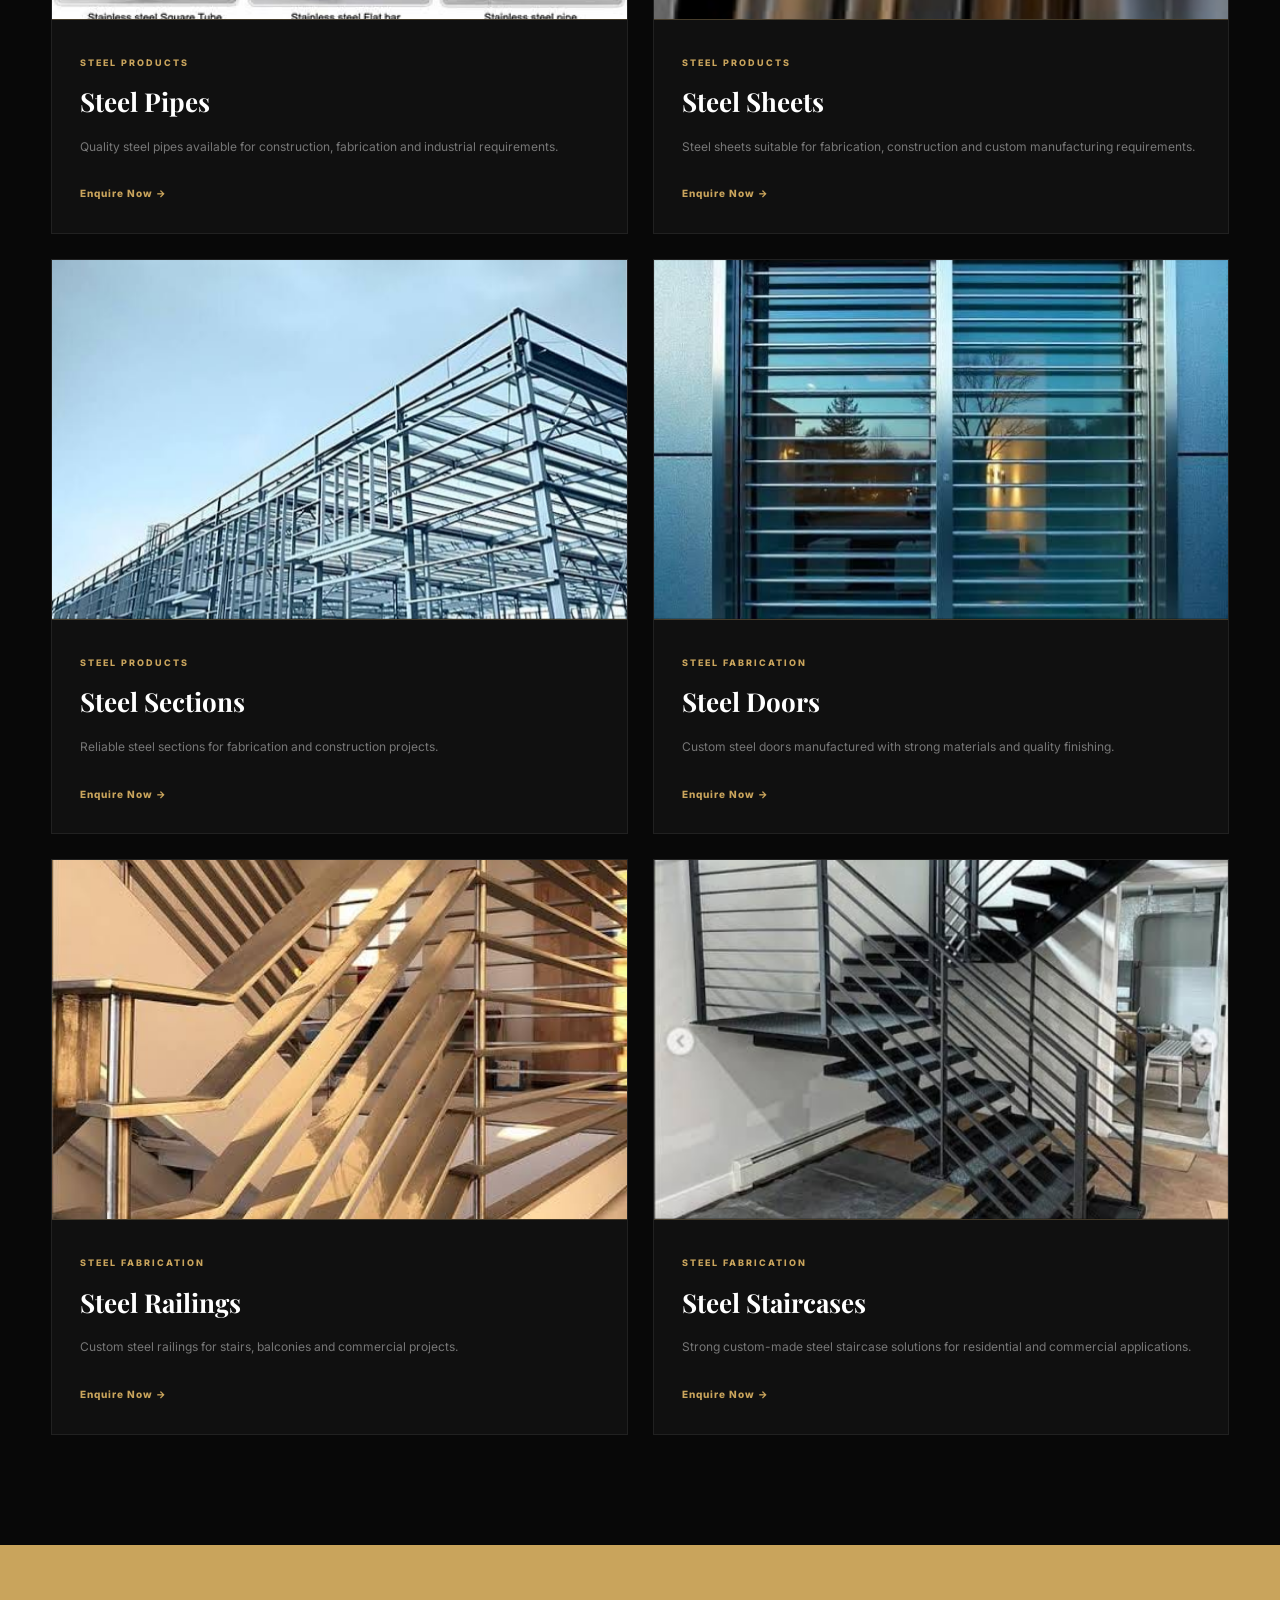
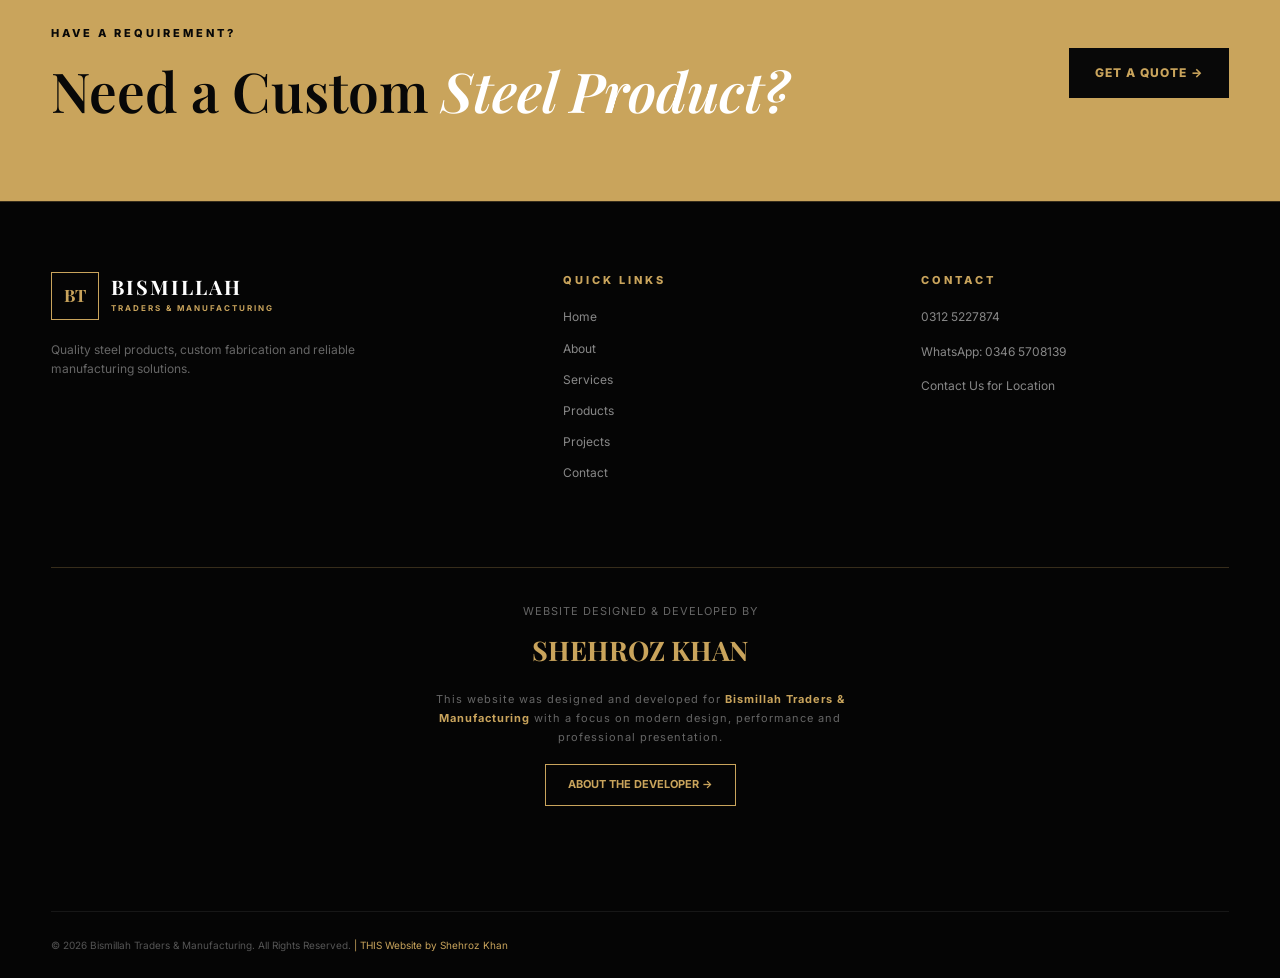
<file: products.html>
<!DOCTYPE html>
<html lang="en">

<head>
    <meta charset="UTF-8">

    <meta name="viewport" content="width=device-width, initial-scale=1.0">

    <title>Products | Bismillah Traders & Manufacturing</title>

    <!-- Google Fonts -->
    <link rel="preconnect" href="https://fonts.googleapis.com">
    <link rel="preconnect" href="https://fonts.gstatic.com" crossorigin>

    <link
        href="https://fonts.googleapis.com/css2?family=Inter:wght@300;400;500;600;700;800&family=Playfair+Display:ital,wght@0,500;0,600;0,700;1,500;1,600&display=swap"
        rel="stylesheet">

    <!-- Main CSS -->
    <link rel="stylesheet" href="style.css">
</head>


<body>


<!-- =========================================================
     TOP BAR
========================================================= -->

<div class="top-bar">

    <div class="container top-bar-content">

        <p>
            BISMILLAH TRADERS & MANUFACTURING
        </p>

        <p>
            QUALITY • STRENGTH • TRUST
        </p>

    </div>

</div>



<!-- =========================================================
     HEADER / NAVBAR
========================================================= -->

<header class="header">

    <nav class="navbar container">


        <!-- LOGO -->

        <a href="index.html" class="logo">

            <div class="logo-icon">
                BT
            </div>

            <div class="logo-text">

                <h2>
                    BISMILLAH
                </h2>

                <span>
                    TRADERS & MANUFACTURING
                </span>

            </div>

        </a>



        <!-- PAGES MENU -->

        <div class="nav-menu" id="navMenu">

            <a href="index.html">
                Home
            </a>

            <a href="about.html">
                About
            </a>

            <a href="services.html">
                Services
            </a>

            <a href="products.html" class="active">
                Products
            </a>

            <a href="projects.html">
                Projects
            </a>

            <a href="team.html">
                Our Team
            </a>

            <a href="contact.html">
                Contact
            </a>

            <a href="contact.html" class="nav-button">
                Get Quote
            </a>

        </div>



        <!-- MOBILE BUTTON -->

        <button
            class="menu-toggle"
            id="menuToggle"
            type="button"
        >
            ☰
        </button>


    </nav>

</header>



<!-- =========================================================
     PRODUCTS HERO
========================================================= -->

<section class="team-hero">

    <div class="container">

        <p class="hero-label">
            OUR PRODUCTS
        </p>

        <h1>
            Steel Products
            <span>Built To Last.</span>
        </h1>

        <p>
            Explore our range of steel gates, grills, doors,
            railings and other quality steel products
            manufactured according to your requirements.
        </p>

    </div>

</section>



<!-- =========================================================
     PRODUCTS SECTION
========================================================= -->

<section class="section">

    <div class="container">


        <!-- SECTION HEADING -->

        <div class="section-heading">

            <div>

                <p class="section-label">
                    BISMILLAH COLLECTION
                </p>

                <h2>
                    Our <span>Products</span>
                </h2>

            </div>

            <p>
                From custom gates to steel grills and
                fabrication products, choose the category
                you want to explore.
            </p>

        </div>



        <!-- =================================================
             FILTER BUTTONS
        ================================================== -->

        <div class="product-filters">

            <button
                class="filter active"
                data-filter="all"
                type="button"
            >
                All
            </button>


            <button
                class="filter"
                data-filter="gates"
                type="button"
            >
                Gates
            </button>


            <button
                class="filter"
                data-filter="grills"
                type="button"
            >
                Grills
            </button>


            <button
                class="filter"
                data-filter="steel"
                type="button"
            >
                Steel
            </button>


            <button
                class="filter"
                data-filter="other"
                type="button"
            >
                Other
            </button>

        </div>



        <!-- =================================================
             PRODUCTS GRID
        ================================================== -->

        <div class="products-grid" id="productsGrid">



            <!-- =========================
                 GATES
            ========================== -->


            <article
                class="product-card filter-show"
                data-category="gates"
            >

                <div class="product-image">

                    <img
                        src="images/gates.jpeg"
                        alt="Custom Steel Gate"
                    >

                </div>

                <div class="product-content">

                    <span>
                        STEEL GATES
                    </span>

                    <h3>
                        Custom Steel Gates
                    </h3>

                    <p>
                        Strong and stylish steel gates
                        manufactured according to your
                        required size and design.
                    </p>

                    <a href="contact.html">
                        Enquire Now →
                    </a>

                </div>

            </article>



            <article
                class="product-card"
                data-category="gates"
            >

                <div class="product-image">

                    <img
                        src="images/goat.jpeg"
                        alt="Modern Steel Gate"
                    >

                </div>

                <div class="product-content">

                    <span>
                        STEEL GATES
                    </span>

                    <h3>
                        Modern Gates
                    </h3>

                    <p>
                        Modern steel gate designs with
                        durable construction and premium
                        finishing.
                    </p>

                    <a href="contact.html">
                        Enquire Now →
                    </a>

                </div>

            </article>



            <article
                class="product-card"
                data-category="gates"
            >

                <div class="product-image">

                    <img
                        src="images/gfg.jpeg"
                        alt="Heavy Duty Steel Gate"
                    >

                </div>

                <div class="product-content">

                    <span>
                        STEEL GATES
                    </span>

                    <h3>
                        Heavy Duty Gates
                    </h3>

                    <p>
                        Heavy-duty steel gates designed
                        for strength, security and long-term
                        performance.
                    </p>

                    <a href="contact.html">
                        Enquire Now →
                    </a>

                </div>

            </article>



            <!-- =========================
                 GRILLS
            ========================== -->


            <article
                class="product-card"
                data-category="grills"
            >

                <div class="product-image">

                    <img
                        src="images/grill2.jpeg"
                        alt="Steel Window Grill"
                    >

                </div>

                <div class="product-content">

                    <span>
                        STEEL GRILLS
                    </span>

                    <h3>
                        Window Grills
                    </h3>

                    <p>
                        Durable steel window grills designed
                        for safety, strength and a clean
                        appearance.
                    </p>

                    <a href="contact.html">
                        Enquire Now →
                    </a>

                </div>

            </article>



            <article
                class="product-card"
                data-category="grills"
            >

                <div class="product-image">

                    <img
                        src="images/grill3.jpeg"
                        alt="Decorative Steel Grill"
                    >

                </div>

                <div class="product-content">

                    <span>
                        STEEL GRILLS
                    </span>

                    <h3>
                        Decorative Grills
                    </h3>

                    <p>
                        Custom decorative grills manufactured
                        according to your preferred design.
                    </p>

                    <a href="contact.html">
                        Enquire Now →
                    </a>

                </div>

            </article>



            <article
                class="product-card"
                data-category="grills"
            >

                <div class="product-image">

                    <img
                        src="images/grill1.jpeg"
                        alt="Security Steel Grill"
                    >

                </div>

                <div class="product-content">

                    <span>
                        STEEL GRILLS
                    </span>

                    <h3>
                        Security Grills
                    </h3>

                    <p>
                        Strong security grills providing
                        reliable protection for homes and
                        commercial properties.
                    </p>

                    <a href="contact.html">
                        Enquire Now →
                    </a>

                </div>

            </article>



            <!-- =========================
                 STEEL PRODUCTS
            ========================== -->


            <article
                class="product-card"
                data-category="steel"
            >

                <div class="product-image">

                    <img
                        src="images/pipe.jpeg"
                        alt="Steel Pipes"
                    >

                </div>

                <div class="product-content">

                    <span>
                        STEEL PRODUCTS
                    </span>

                    <h3>
                        Steel Pipes
                    </h3>

                    <p>
                        Quality steel pipes available for
                        construction, fabrication and
                        industrial requirements.
                    </p>

                    <a href="contact.html">
                        Enquire Now →
                    </a>

                </div>

            </article>



            <article
                class="product-card"
                data-category="steel"
            >

                <div class="product-image">

                    <img
                        src="images/WhatsApp Image 2026-08-12 at 5.36.53 PM.jpeg"
                        alt="Steel Sheets"
                    >

                </div>

                <div class="product-content">

                    <span>
                        STEEL PRODUCTS
                    </span>

                    <h3>
                        Steel Sheets
                    </h3>

                    <p>
                        Steel sheets suitable for fabrication,
                        construction and custom manufacturing
                        requirements.
                    </p>

                    <a href="contact.html">
                        Enquire Now →
                    </a>

                </div>

            </article>



            <article
                class="product-card"
                data-category="steel"
            >

                <div class="product-image">

                    <img
                        src="images/s.jpeg"
                        alt="Steel Sections"
                    >

                </div>

                <div class="product-content">

                    <span>
                        STEEL PRODUCTS
                    </span>

                    <h3>
                        Steel Sections
                    </h3>

                    <p>
                        Reliable steel sections for
                        fabrication and construction projects.
                    </p>

                    <a href="contact.html">
                        Enquire Now →
                    </a>

                </div>

            </article>



            <!-- =========================
                 OTHER PRODUCTS
            ========================== -->


            <article
                class="product-card"
                data-category="other"
            >

                <div class="product-image">

                    <img
                        src="images/WhatsApp Image 2026-08-12 at 5.39.51 PM.jpeg"
                        alt="Steel Door"
                    >

                </div>

                <div class="product-content">

                    <span>
                        STEEL FABRICATION
                    </span>

                    <h3>
                        Steel Doors
                    </h3>

                    <p>
                        Custom steel doors manufactured
                        with strong materials and quality
                        finishing.
                    </p>

                    <a href="contact.html">
                        Enquire Now →
                    </a>

                </div>

            </article>



            <article
                class="product-card"
                data-category="other"
            >

                <div class="product-image">

                    <img
                        src="images/rail.jpeg"
                        alt="Steel Railing"
                    >

                </div>

                <div class="product-content">

                    <span>
                        STEEL FABRICATION
                    </span>

                    <h3>
                        Steel Railings
                    </h3>

                    <p>
                        Custom steel railings for stairs,
                        balconies and commercial projects.
                    </p>

                    <a href="contact.html">
                        Enquire Now →
                    </a>

                </div>

            </article>



            <article
                class="product-card"
                data-category="other"
            >

                <div class="product-image">

                    <img
                        src="images/sstair.jpeg"
                        alt="Steel Staircase"
                    >

                </div>

                <div class="product-content">

                    <span>
                        STEEL FABRICATION
                    </span>

                    <h3>
                        Steel Staircases
                    </h3>

                    <p>
                        Strong custom-made steel staircase
                        solutions for residential and
                        commercial applications.
                    </p>

                    <a href="contact.html">
                        Enquire Now →
                    </a>

                </div>

            </article>


        </div>

    </div>

</section>



<!-- =========================================================
     CTA
========================================================= -->

<section class="cta-section">

    <div class="container cta-container">

        <div>

            <p class="section-label">
                HAVE A REQUIREMENT?
            </p>

            <h2>
                Need a Custom
                <span>Steel Product?</span>
            </h2>

        </div>

        <a
            href="contact.html"
            class="btn btn-gold"
        >
            GET A QUOTE →
        </a>

    </div>

</section>



<!-- =========================================================
     FOOTER
========================================================= -->

<footer class="footer">

    <div class="container footer-container">


        <!-- BRAND -->

        <div class="footer-brand">

            <a href="index.html" class="logo">

                <div class="logo-icon">
                    BT
                </div>

                <div class="logo-text">

                    <h2>
                        BISMILLAH
                    </h2>

                    <span>
                        TRADERS & MANUFACTURING
                    </span>

                </div>

            </a>

            <p>
                Quality steel products, custom fabrication
                and reliable manufacturing solutions.
            </p>

        </div>



        <!-- LINKS -->

        <div>

            <p class="section-label">
                QUICK LINKS
            </p>

            <div class="footer-links">

                <a href="index.html">
                    Home
                </a>

                <a href="about.html">
                    About
                </a>

                <a href="services.html">
                    Services
                </a>

                <a href="products.html">
                    Products
                </a>

                <a href="projects.html">
                    Projects
                </a>

                <a href="contact.html">
                    Contact
                </a>

            </div>

        </div>



        <!-- CONTACT -->

        <div>

            <p class="section-label">
                CONTACT
            </p>

            <div class="footer-contact">

                <a href="tel:03125227874">
                    0312 5227874
                </a>

                <a href="tel:03465708139">
                    WhatsApp: 0346 5708139
                </a>

                <a href="contact.html">
                    Contact Us for Location
                </a>

            </div>

        </div>



        <!-- DEVELOPER CREDIT -->

        <div class="developer-credit">

            <p>
                WEBSITE DESIGNED & DEVELOPED BY
            </p>

            <h3>
                SHEHROZ KHAN
            </h3>

            <p class="developer-note">
                This website was designed and developed
                for <strong>Bismillah Traders & Manufacturing</strong>
                with a focus on modern design, performance
                and professional presentation.
            </p>

            <a href="team.html">
                ABOUT THE DEVELOPER →
            </a>

        </div>



        <!-- FOOTER BOTTOM -->

        <div class="footer-bottom">

            © 2026 Bismillah Traders & Manufacturing.
            All Rights Reserved.

            <span>
                | THIS Website by Shehroz Khan
            </span>

        </div>


    </div>

</footer>



<!-- =========================================================
     BACK TO TOP
========================================================= -->

<button
    class="back-top"
    id="backTop"
    type="button"
>
    ↑
</button>



<!-- =========================================================
     JAVASCRIPT
========================================================= -->

<script src="script.js"></script>


</body>

</html>
</file>
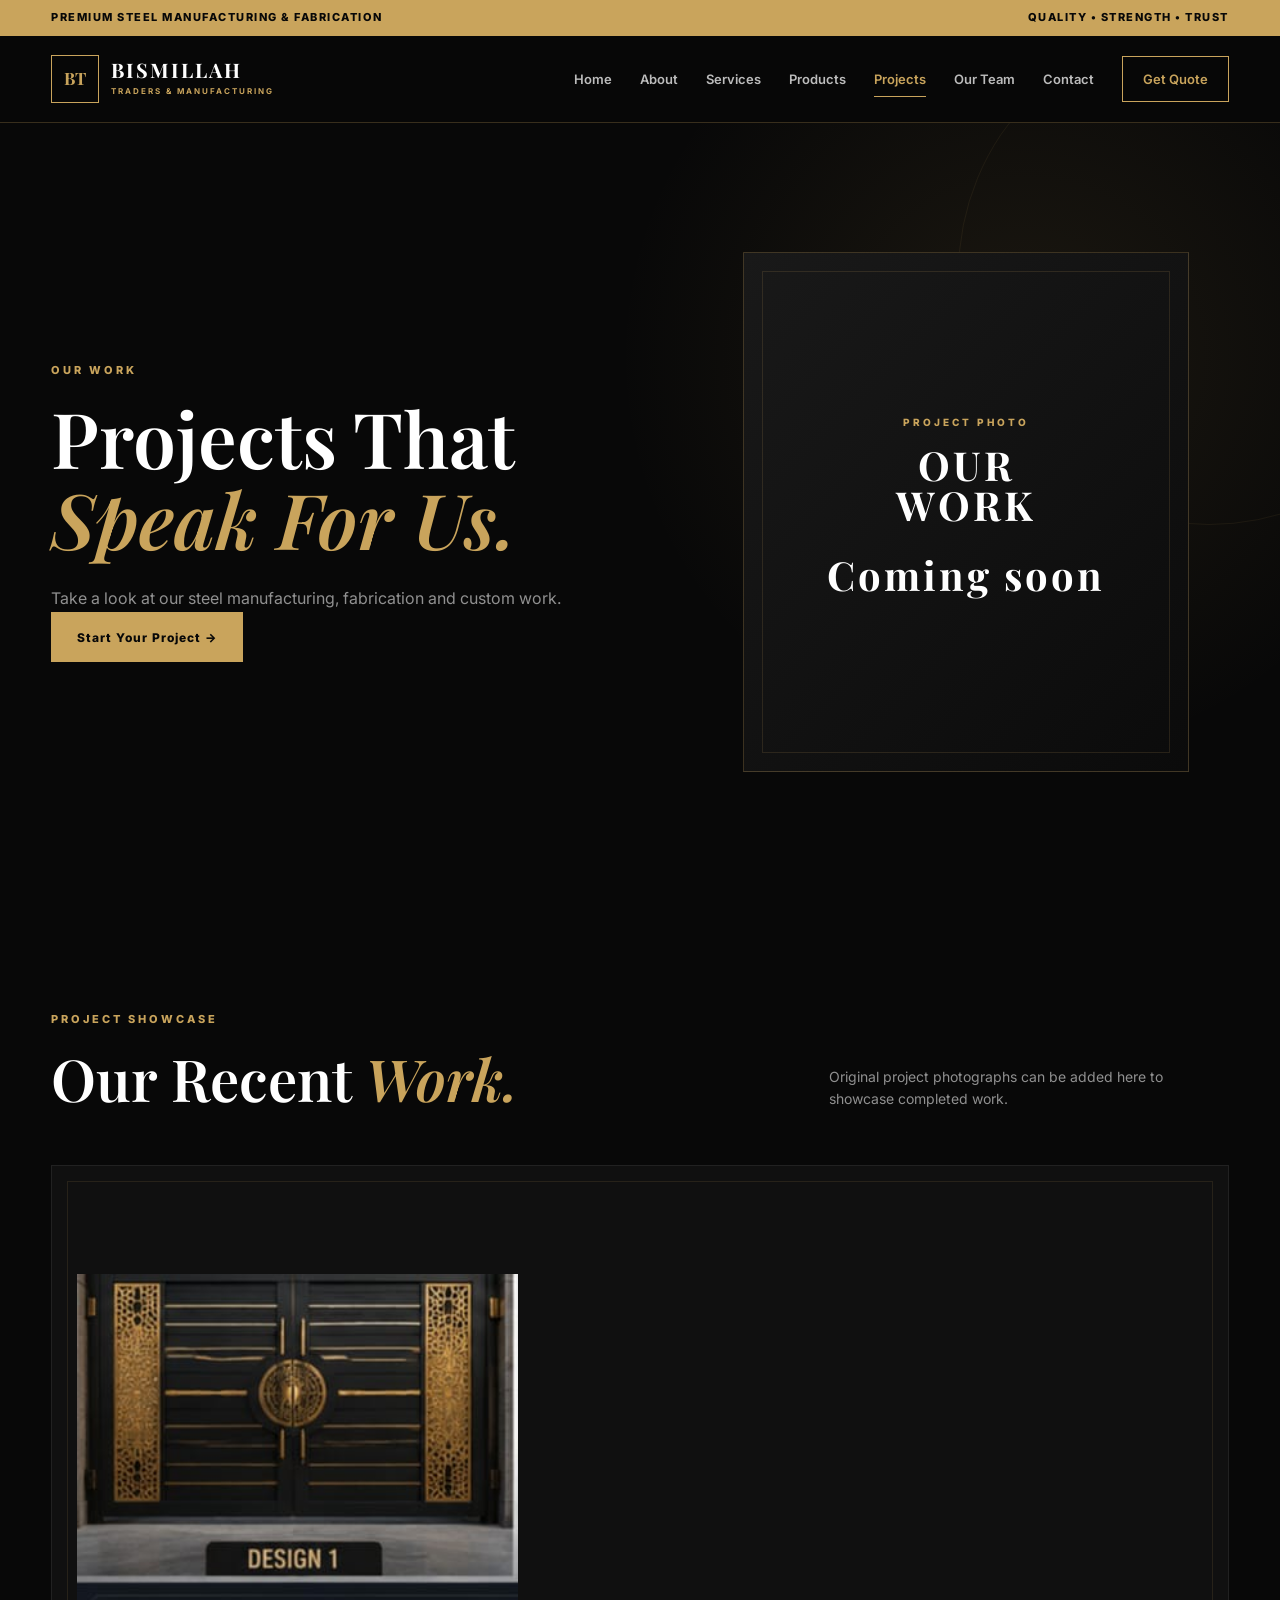
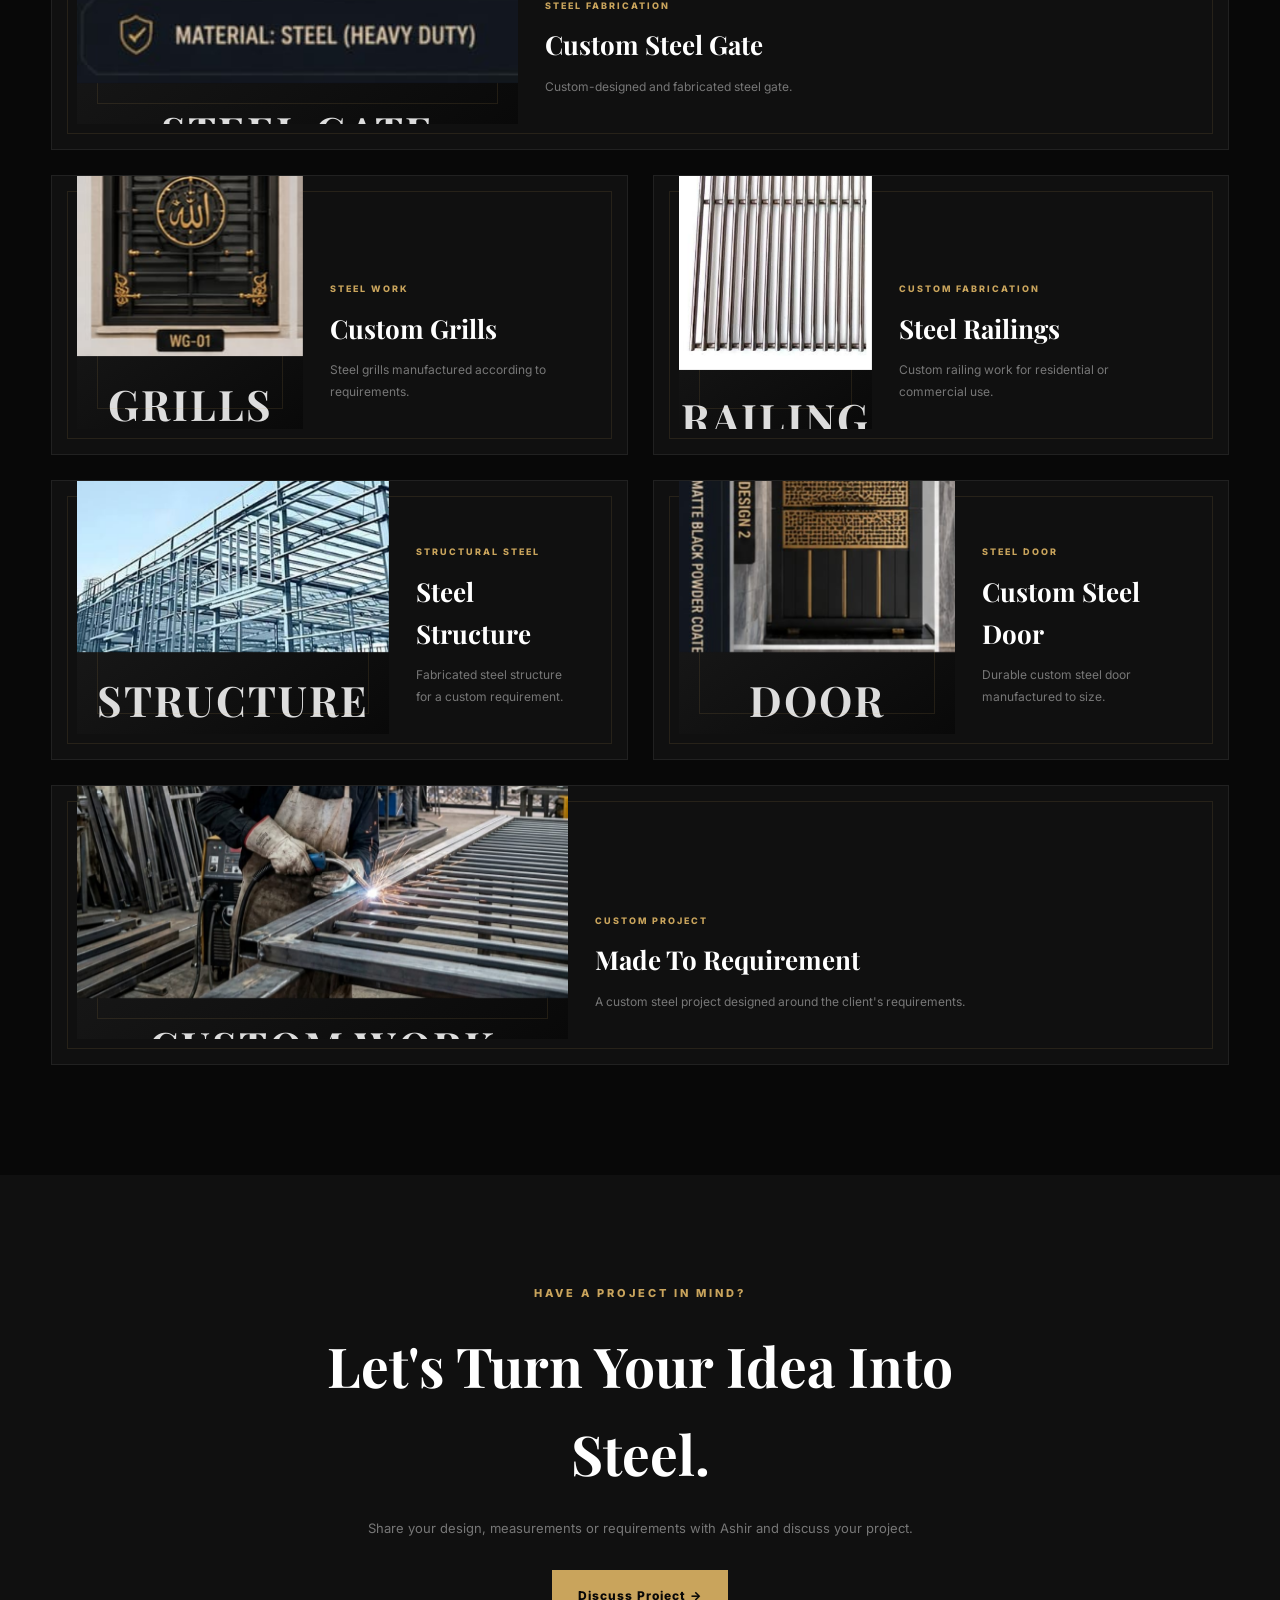
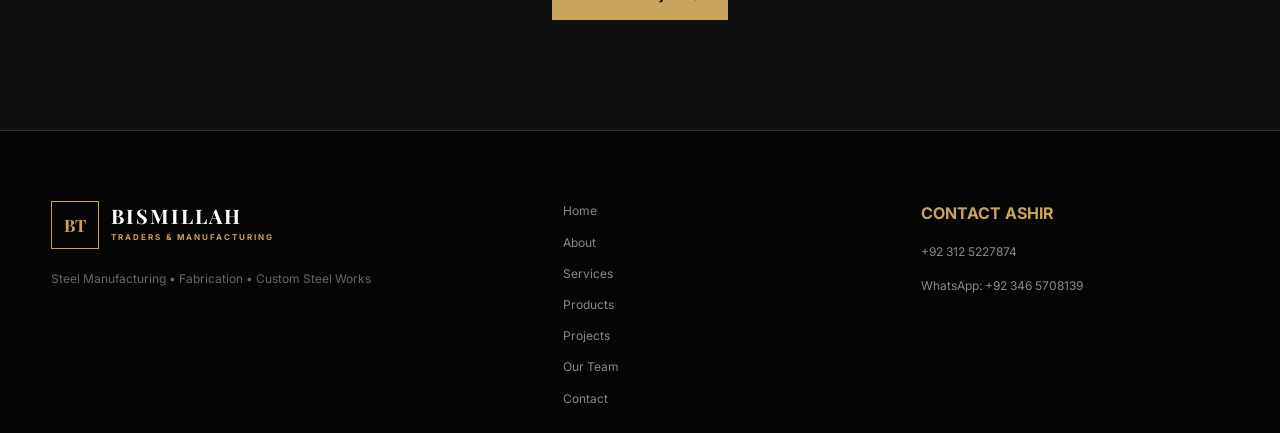
<file: projects.html>
<!DOCTYPE html>
<html lang="en">

<head>
    <meta charset="UTF-8">
    <meta name="viewport" content="width=device-width, initial-scale=1.0">

    <meta name="description"
        content="View steel fabrication, manufacturing and custom projects by Bismillah Traders & Manufacturing.">

    <title>Projects | Bismillah Traders & Manufacturing</title>

    <link rel="preconnect" href="https://fonts.googleapis.com">
    <link rel="preconnect" href="https://fonts.gstatic.com" crossorigin>

    <link
        href="https://fonts.googleapis.com/css2?family=Inter:wght@400;500;600;700;800&family=Playfair+Display:wght@500;600;700&display=swap"
        rel="stylesheet">

    <link rel="stylesheet" href="style.css">
</head>

<body>

    <!-- TOP BAR -->

    <div class="top-bar">

        <div class="container top-bar-content">

            <p>
                PREMIUM STEEL MANUFACTURING & FABRICATION
            </p>

            <p>
                QUALITY • STRENGTH • TRUST
            </p>

        </div>

    </div>


    <!-- NAVBAR -->

    <header class="header">

        <nav class="navbar container">

            <a href="index.html" class="logo">

                <div class="logo-icon">
                    BT
                </div>

                <div class="logo-text">

                    <h2>BISMILLAH</h2>

                    <span>
                        TRADERS & MANUFACTURING
                    </span>

                </div>

            </a>


            <div class="nav-menu" id="navMenu">

                <a href="index.html">
                    Home
                </a>

                <a href="about.html">
                    About
                </a>

                <a href="services.html">
                    Services
                </a>

                <a href="products.html">
                    Products
                </a>

                <a href="projects.html" class="active">
                    Projects
                </a>

                <a href="team.html">
                    Our Team
                </a>

                <a href="contact.html">
                    Contact
                </a>

                <a href="contact.html" class="nav-button">
                    Get Quote
                </a>

            </div>


            <button class="menu-toggle" id="menuToggle">
                ☰
            </button>

        </nav>

    </header>


    <!-- HERO -->

    <section class="hero">

        <div class="container hero-container">

            <div class="hero-content">

                <p class="hero-label">
                    OUR WORK
                </p>

                <h1>

                    Projects That
                    <span>Speak For Us.</span>

                </h1>

                <p class="hero-description">

                    Take a look at our steel
                    manufacturing, fabrication
                    and custom work.

                </p>

                <a href="contact.html"
                    class="btn btn-gold">

                    Start Your Project →

                </a>

            </div>


            <div class="hero-visual">

                <div class="hero-image-placeholder">

                    <div class="placeholder-content">

                        <span>
                            PROJECT PHOTO
                        </span>

                        <h3>
                            OUR
                            <br>
                            WORK
                        </h3>
                        <h3>Coming soon</h3>
                    </div>

                </div>

            </div>

        </div>

    </section>


    <!-- PROJECT GALLERY -->

    <section class="section">

        <div class="container">

            <div class="section-heading">

                <div>

                    <p class="section-label">
                        PROJECT SHOWCASE
                    </p>

                    <h2>

                        Our Recent
                        <span>Work.</span>

                    </h2>

                </div>

                <p>
                    Original project photographs can
                    be added here to showcase completed
                    work.
                </p>

            </div>


            <div class="projects-grid">


                <!-- PROJECT 01 -->

                <article class="project project-large">

                    <div class="project-image">

                        <div class="project-placeholder">

                          <img src="images/gfg.jpeg">

                            <strong>
                                STEEL GATE
                            </strong>

                        </div>

                    </div>

                    <div class="project-info">

                        <span>
                            STEEL FABRICATION
                        </span>

                        <h3>
                            Custom Steel Gate
                        </h3>

                        <p>
                            Custom-designed and
                            fabricated steel gate.
                        </p>

                    </div>

                </article>


                <!-- PROJECT 02 -->

                <article class="project">

                    <div class="project-image">

                        <div class="project-placeholder">

                         <img src="images/griil.jpeg">

                            <strong>
                                GRILLS
                            </strong>

                        </div>

                    </div>

                    <div class="project-info">

                        <span>
                            STEEL WORK
                        </span>

                        <h3>
                            Custom Grills
                        </h3>

                        <p>
                            Steel grills manufactured
                            according to requirements.
                        </p>

                    </div>

                </article>


                <!-- PROJECT 03 -->

                <article class="project">

                    <div class="project-image">

                        <div class="project-placeholder">

                           <img src="images/grill1.jpeg">

                            <strong>
                                RAILING
                            </strong>

                        </div>

                    </div>

                    <div class="project-info">

                        <span>
                            CUSTOM FABRICATION
                        </span>

                        <h3>
                            Steel Railings
                        </h3>

                        <p>
                            Custom railing work for
                            residential or commercial use.
                        </p>

                    </div>

                </article>


                <!-- PROJECT 04 -->

                <article class="project">

                    <div class="project-image">

                        <div class="project-placeholder">

                         <img src="images/s.jpeg">

                            <strong>
                                STRUCTURE
                            </strong>

                        </div>

                    </div>

                    <div class="project-info">

                        <span>
                            STRUCTURAL STEEL
                        </span>

                        <h3>
                            Steel Structure
                        </h3>

                        <p>
                            Fabricated steel structure
                            for a custom requirement.
                        </p>

                    </div>

                </article>


                <!-- PROJECT 05 -->

                <article class="project">

                    <div class="project-image">

                        <div class="project-placeholder">

                          <img src="images/gates.jpeg">
                            <strong>
                                DOOR
                            </strong>

                        </div>

                    </div>

                    <div class="project-info">

                        <span>
                            STEEL DOOR
                        </span>

                        <h3>
                            Custom Steel Door
                        </h3>

                        <p>
                            Durable custom steel door
                            manufactured to size.
                        </p>

                    </div>

                </article>


                <!-- PROJECT 06 -->

                <article class="project project-wide">

                    <div class="project-image">

                        <div class="project-placeholder">

                           <img src="images/WhatsApp Image 2026-08-12 at 6.00.10 PM.jpeg">

                            <strong>
                                CUSTOM WORK
                            </strong>

                        </div>

                    </div>

                    <div class="project-info">

                        <span>
                            CUSTOM PROJECT
                        </span>

                        <h3>
                            Made To Requirement
                        </h3>

                        <p>
                            A custom steel project
                            designed around the client's
                            requirements.
                        </p>

                    </div>

                </article>

            </div>

        </div>

    </section>


    <!-- PROJECT CTA -->

    <section class="section dark-section">

        <div class="container">

            <div class="project-cta">

                <p class="section-label">
                    HAVE A PROJECT IN MIND?
                </p>

                <h2>

                    Let's Turn Your
                    <span>Idea Into Steel.</span>

                </h2>

                <p>

                    Share your design, measurements
                    or requirements with Ashir and
                    discuss your project.

                </p>

                <a href="contact.html"
                    class="btn btn-gold">

                    Discuss Project →

                </a>

            </div>

        </div>

    </section>


    <!-- FOOTER -->

    <footer class="footer">

        <div class="container footer-container">


            <div class="footer-brand">

                <a href="index.html" class="logo">

                    <div class="logo-icon">
                        BT
                    </div>

                    <div class="logo-text">

                        <h2>
                            BISMILLAH
                        </h2>

                        <span>
                            TRADERS & MANUFACTURING
                        </span>

                    </div>

                </a>

                <p>
                    Steel Manufacturing •
                    Fabrication • Custom Steel Works
                </p>

            </div>


            <div class="footer-links">

                <a href="index.html">Home</a>

                <a href="about.html">About</a>

                <a href="services.html">Services</a>

                <a href="products.html">Products</a>

                <a href="projects.html">Projects</a>

                <a href="team.html">Our Team</a>

                <a href="contact.html">Contact</a>

            </div>


            <div class="footer-contact">

                <strong style="color:#c9a45c;">
                    CONTACT ASHIR
                </strong>

                <a href="tel:+923125227874">
                    +92 312 5227874
                </a>

                <a href="https://wa.me/923465708139"
                    target="_blank">

                    WhatsApp:
                    +92 346 5708139

                </a>

            </div>


   
    <!-- BACK TO TOP -->

    <button id="backTop" class="back-top">
        ↑
    </button>


    <script src="script.js"></script>

</body>

</html>
</file>
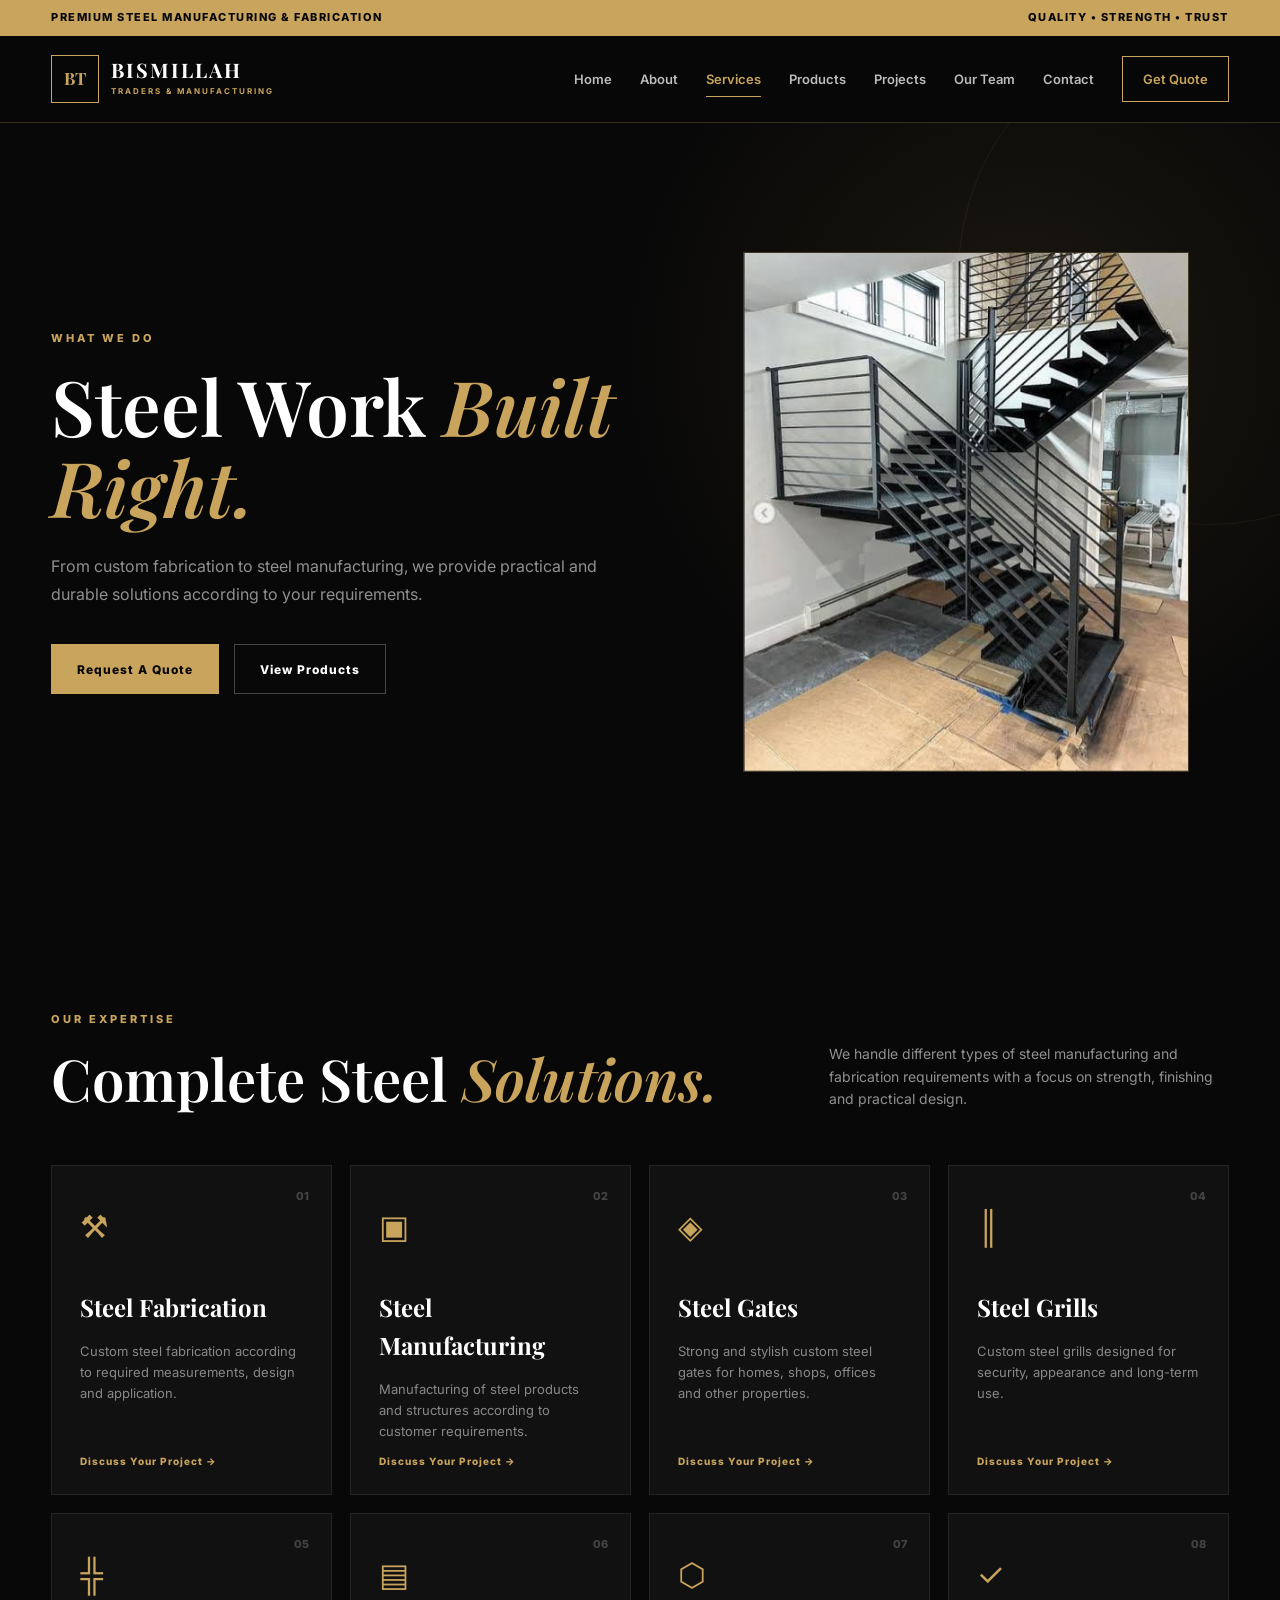
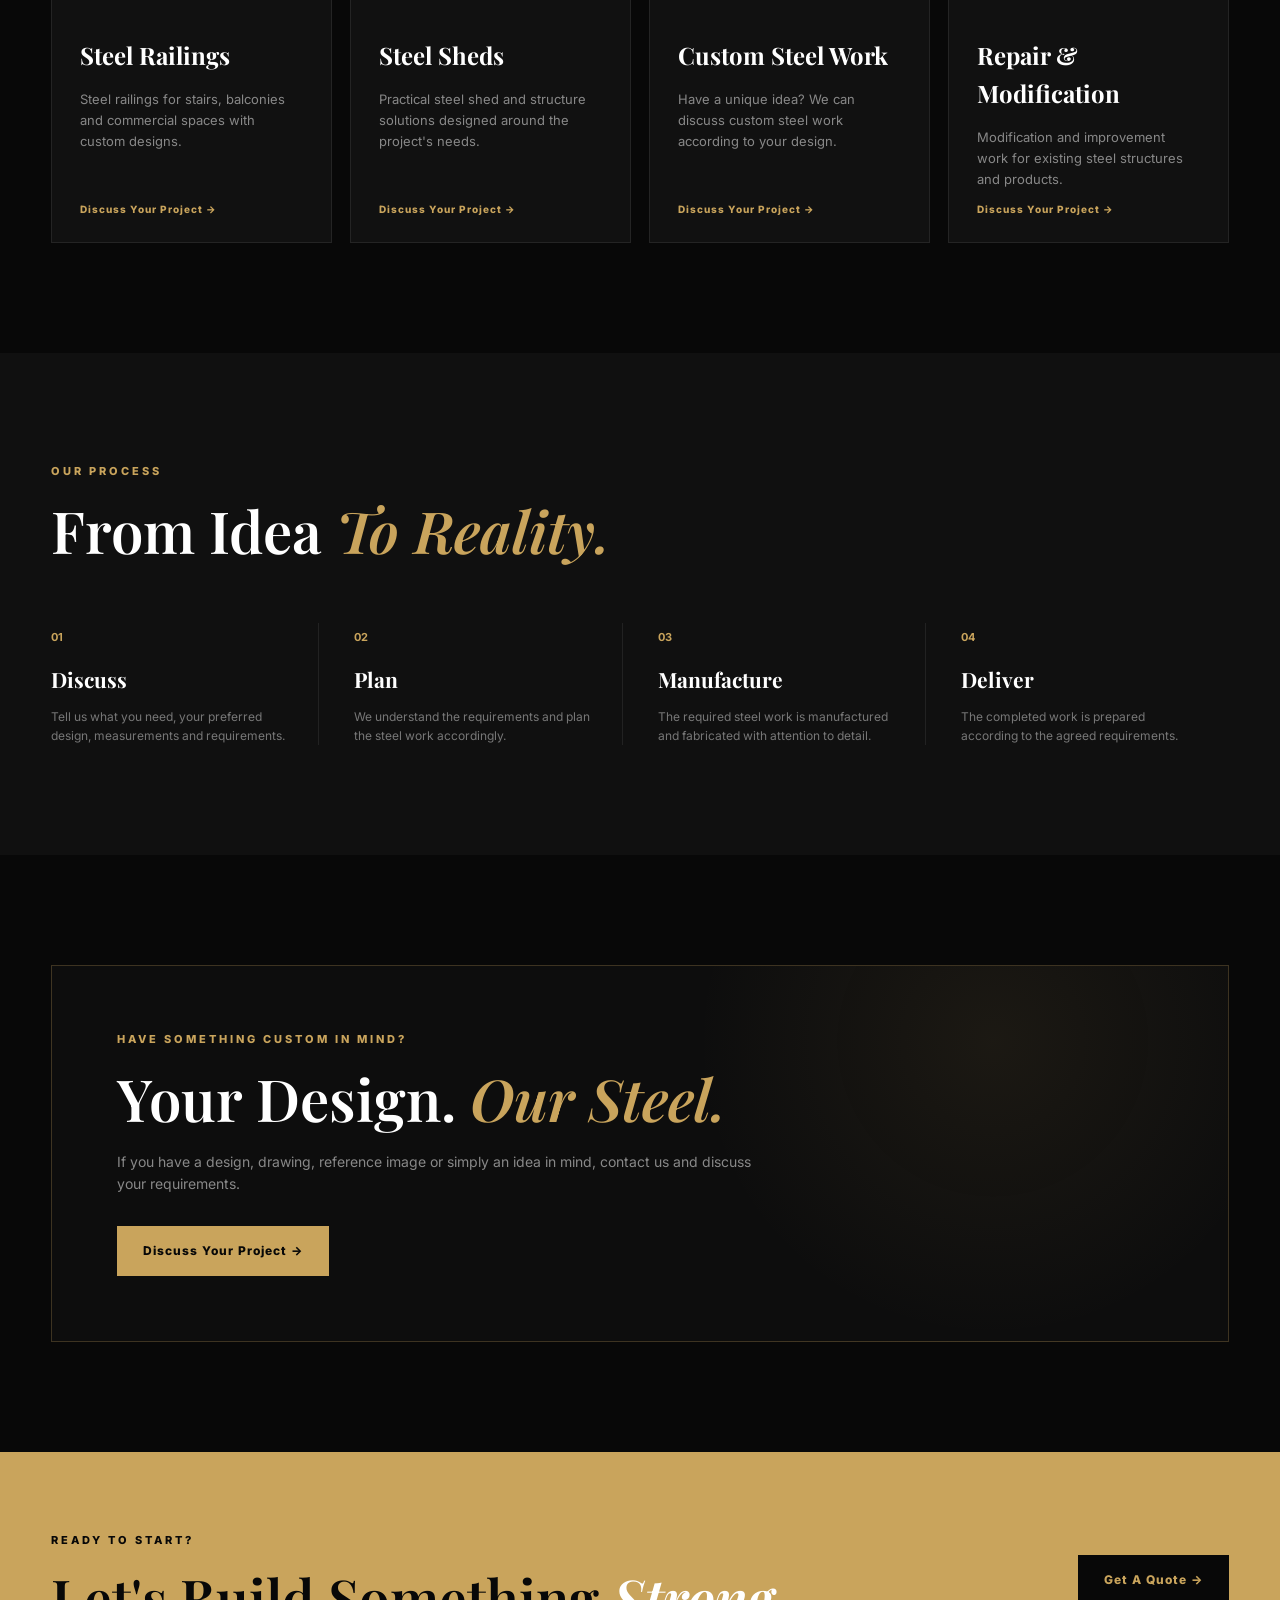
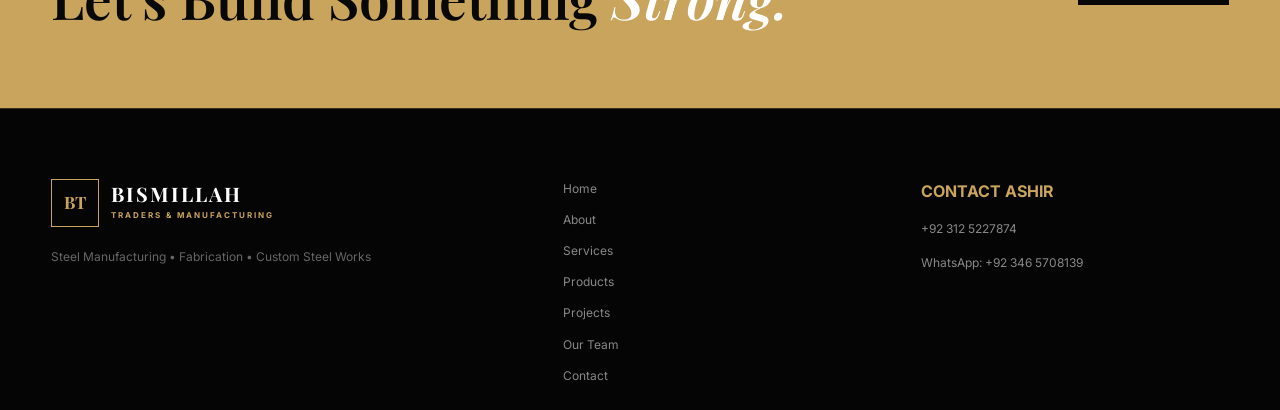
<file: services.html>
<!DOCTYPE html>
<html lang="en">

<head>
    <meta charset="UTF-8">
    <meta name="viewport" content="width=device-width, initial-scale=1.0">

    <meta name="description"
        content="Professional steel manufacturing, fabrication, gates, grills, railings and custom steel services by Bismillah Traders & Manufacturing.">

    <title>Services | Bismillah Traders & Manufacturing</title>

    <link rel="preconnect" href="https://fonts.googleapis.com">
    <link rel="preconnect" href="https://fonts.gstatic.com" crossorigin>

    <link
        href="https://fonts.googleapis.com/css2?family=Inter:wght@400;500;600;700;800&family=Playfair+Display:wght@500;600;700&display=swap"
        rel="stylesheet">

    <link rel="stylesheet" href="style.css">
</head>

<body>


    <!-- ================= TOP BAR ================= -->

    <div class="top-bar">

        <div class="container top-bar-content">

            <p>
                PREMIUM STEEL MANUFACTURING & FABRICATION
            </p>

            <p>
                QUALITY • STRENGTH • TRUST
            </p>

        </div>

    </div>


    <!-- ================= NAVBAR ================= -->

    <header class="header">

        <nav class="navbar container">

            <a href="index.html" class="logo">

                <div class="logo-icon">
                    BT
                </div>

                <div class="logo-text">

                    <h2>BISMILLAH</h2>

                    <span>
                        TRADERS & MANUFACTURING
                    </span>

                </div>

            </a>


            <div class="nav-menu" id="navMenu">

                <a href="index.html">
                    Home
                </a>

                <a href="about.html">
                    About
                </a>

                <a href="services.html" class="active">
                    Services
                </a>

                <a href="products.html">
                    Products
                </a>

                <a href="projects.html">
                    Projects
                </a>

                <a href="team.html">
                    Our Team
                </a>

                <a href="contact.html">
                    Contact
                </a>

                <a href="contact.html" class="nav-button">
                    Get Quote
                </a>

            </div>


            <button class="menu-toggle" id="menuToggle">
                ☰
            </button>

        </nav>

    </header>


    <!-- ================= HERO ================= -->

    <section class="hero">

        <div class="container hero-container">

            <div class="hero-content">

                <p class="hero-label">
                    WHAT WE DO
                </p>

                <h1>

                    Steel Work
                    <span>Built Right.</span>

                </h1>

                <p class="hero-description">

                    From custom fabrication to
                    steel manufacturing, we provide
                    practical and durable solutions
                    according to your requirements.

                </p>

                <div class="hero-buttons">

                    <a href="contact.html"
                        class="btn btn-gold">

                        Request A Quote

                    </a>

                    <a href="products.html"
                        class="btn btn-outline">

                        View Products

                    </a>

                </div>

            </div>


            <div class="hero-visual">

                <div class="hero-image-placeholder">

                    <div class="placeholder-content">


                    <img src="images/sstair.jpeg">

                    </div>

                </div>

            </div>

        </div>

    </section>


    <!-- ================= SERVICES INTRO ================= -->

    <section class="section">

        <div class="container">

            <div class="section-heading">

                <div>

                    <p class="section-label">
                        OUR EXPERTISE
                    </p>

                    <h2>

                        Complete Steel
                        <span>Solutions.</span>

                    </h2>

                </div>

                <p>

                    We handle different types of
                    steel manufacturing and
                    fabrication requirements with
                    a focus on strength, finishing
                    and practical design.

                </p>

            </div>


            <!-- ================= SERVICE GRID ================= -->

            <div class="services-grid">


                <!-- 01 -->

                <article class="service-card">

                    <span class="service-number">
                        01
                    </span>

                    <div class="service-icon">
                        ⚒
                    </div>

                    <h3>
                        Steel Fabrication
                    </h3>

                    <p>

                        Custom steel fabrication
                        according to required
                        measurements, design and
                        application.

                    </p>

                    <a href="contact.html">
                        Discuss Your Project →
                    </a>

                </article>


                <!-- 02 -->

                <article class="service-card">

                    <span class="service-number">
                        02
                    </span>

                    <div class="service-icon">
                        ▣
                    </div>

                    <h3>
                        Steel Manufacturing
                    </h3>

                    <p>

                        Manufacturing of steel
                        products and structures
                        according to customer
                        requirements.

                    </p>

                    <a href="contact.html">
                        Discuss Your Project →
                    </a>

                </article>


                <!-- 03 -->

                <article class="service-card">

                    <span class="service-number">
                        03
                    </span>

                    <div class="service-icon">
                        ◈
                    </div>

                    <h3>
                        Steel Gates
                    </h3>

                    <p>

                        Strong and stylish custom
                        steel gates for homes,
                        shops, offices and other
                        properties.

                    </p>

                    <a href="contact.html">
                        Discuss Your Project →
                    </a>

                </article>


                <!-- 04 -->

                <article class="service-card">

                    <span class="service-number">
                        04
                    </span>

                    <div class="service-icon">
                        ║
                    </div>

                    <h3>
                        Steel Grills
                    </h3>

                    <p>

                        Custom steel grills designed
                        for security, appearance and
                        long-term use.

                    </p>

                    <a href="contact.html">
                        Discuss Your Project →
                    </a>

                </article>


                <!-- 05 -->

                <article class="service-card">

                    <span class="service-number">
                        05
                    </span>

                    <div class="service-icon">
                        ╬
                    </div>

                    <h3>
                        Steel Railings
                    </h3>

                    <p>

                        Steel railings for stairs,
                        balconies and commercial
                        spaces with custom designs.

                    </p>

                    <a href="contact.html">
                        Discuss Your Project →
                    </a>

                </article>


                <!-- 06 -->

                <article class="service-card">

                    <span class="service-number">
                        06
                    </span>

                    <div class="service-icon">
                        ▤
                    </div>

                    <h3>
                        Steel Sheds
                    </h3>

                    <p>

                        Practical steel shed and
                        structure solutions designed
                        around the project's needs.

                    </p>

                    <a href="contact.html">
                        Discuss Your Project →
                    </a>

                </article>


                <!-- 07 -->

                <article class="service-card">

                    <span class="service-number">
                        07
                    </span>

                    <div class="service-icon">
                        ⬡
                    </div>

                    <h3>
                        Custom Steel Work
                    </h3>

                    <p>

                        Have a unique idea?
                        We can discuss custom steel
                        work according to your design.

                    </p>

                    <a href="contact.html">
                        Discuss Your Project →
                    </a>

                </article>


                <!-- 08 -->

                <article class="service-card">

                    <span class="service-number">
                        08
                    </span>

                    <div class="service-icon">
                        ✓
                    </div>

                    <h3>
                        Repair & Modification
                    </h3>

                    <p>

                        Modification and improvement
                        work for existing steel
                        structures and products.

                    </p>

                    <a href="contact.html">
                        Discuss Your Project →
                    </a>

                </article>

            </div>

        </div>

    </section>


    <!-- ================= PROCESS ================= -->

    <section class="section dark-section">

        <div class="container">

            <div class="section-heading">

                <div>

                    <p class="section-label">
                        OUR PROCESS
                    </p>

                    <h2>

                        From Idea
                        <span>To Reality.</span>

                    </h2>

                </div>

            </div>


            <div class="why-grid">


                <div>

                    <strong>
                        01
                    </strong>

                    <h3>
                        Discuss
                    </h3>

                    <p>

                        Tell us what you need,
                        your preferred design,
                        measurements and
                        requirements.

                    </p>

                </div>


                <div>

                    <strong>
                        02
                    </strong>

                    <h3>
                        Plan
                    </h3>

                    <p>

                        We understand the
                        requirements and plan
                        the steel work accordingly.

                    </p>

                </div>


                <div>

                    <strong>
                        03
                    </strong>

                    <h3>
                        Manufacture
                    </h3>

                    <p>

                        The required steel work
                        is manufactured and
                        fabricated with attention
                        to detail.

                    </p>

                </div>


                <div>

                    <strong>
                        04
                    </strong>

                    <h3>
                        Deliver
                    </h3>

                    <p>

                        The completed work is
                        prepared according to
                        the agreed requirements.

                    </p>

                </div>

            </div>

        </div>

    </section>


    <!-- ================= CUSTOM PROJECT ================= -->

    <section class="section">

        <div class="container">

            <div class="why-box">

                <div class="why-heading">

                    <p class="section-label">
                        HAVE SOMETHING CUSTOM IN MIND?
                    </p>

                    <h2>

                        Your Design.
                        <span>Our Steel.</span>

                    </h2>

                </div>

                <p style="
                    max-width:650px;
                    margin-top:20px;
                    color:#888;
                    font-size:14px;
                ">

                    If you have a design, drawing,
                    reference image or simply an
                    idea in mind, contact us and
                    discuss your requirements.

                </p>

                <a href="contact.html"
                    class="btn btn-gold"
                    style="margin-top:30px;">

                    Discuss Your Project →

                </a>

            </div>

        </div>

    </section>


    <!-- ================= CTA ================= -->

    <section class="cta-section">

        <div class="container cta-container">

            <div>

                <p class="section-label">
                    READY TO START?
                </p>

                <h2>

                    Let's Build Something
                    <span>Strong.</span>

                </h2>

            </div>

            <a href="contact.html"
                class="btn btn-gold">

                Get A Quote →

            </a>

        </div>

    </section>


    <!-- ================= FOOTER ================= -->

    <footer class="footer">

        <div class="container footer-container">


            <div class="footer-brand">

                <a href="index.html" class="logo">

                    <div class="logo-icon">
                        BT
                    </div>

                    <div class="logo-text">

                        <h2>
                            BISMILLAH
                        </h2>

                        <span>
                            TRADERS & MANUFACTURING
                        </span>

                    </div>

                </a>

                <p>
                    Steel Manufacturing •
                    Fabrication • Custom Steel Works
                </p>

            </div>


            <div class="footer-links">

                <a href="index.html">
                    Home
                </a>

                <a href="about.html">
                    About
                </a>

                <a href="services.html">
                    Services
                </a>

                <a href="products.html">
                    Products
                </a>

                <a href="projects.html">
                    Projects
                </a>

                <a href="team.html">
                    Our Team
                </a>

                <a href="contact.html">
                    Contact
                </a>

            </div>


            <div class="footer-contact">

                <strong style="color:#c9a45c;">
                    CONTACT ASHIR
                </strong>

                <a href="tel:+923125227874">
                    +92 312 5227874
                </a>

                <a href="https://wa.me/923465708139"
                    target="_blank">

                    WhatsApp:
                    +92 346 5708139

                </a>

            </div>


          
    <!-- BACK TO TOP -->

    <button id="backTop"
        class="back-top">

        ↑

    </button>


    <script src="script.js"></script>

</body>

</html>
</file>
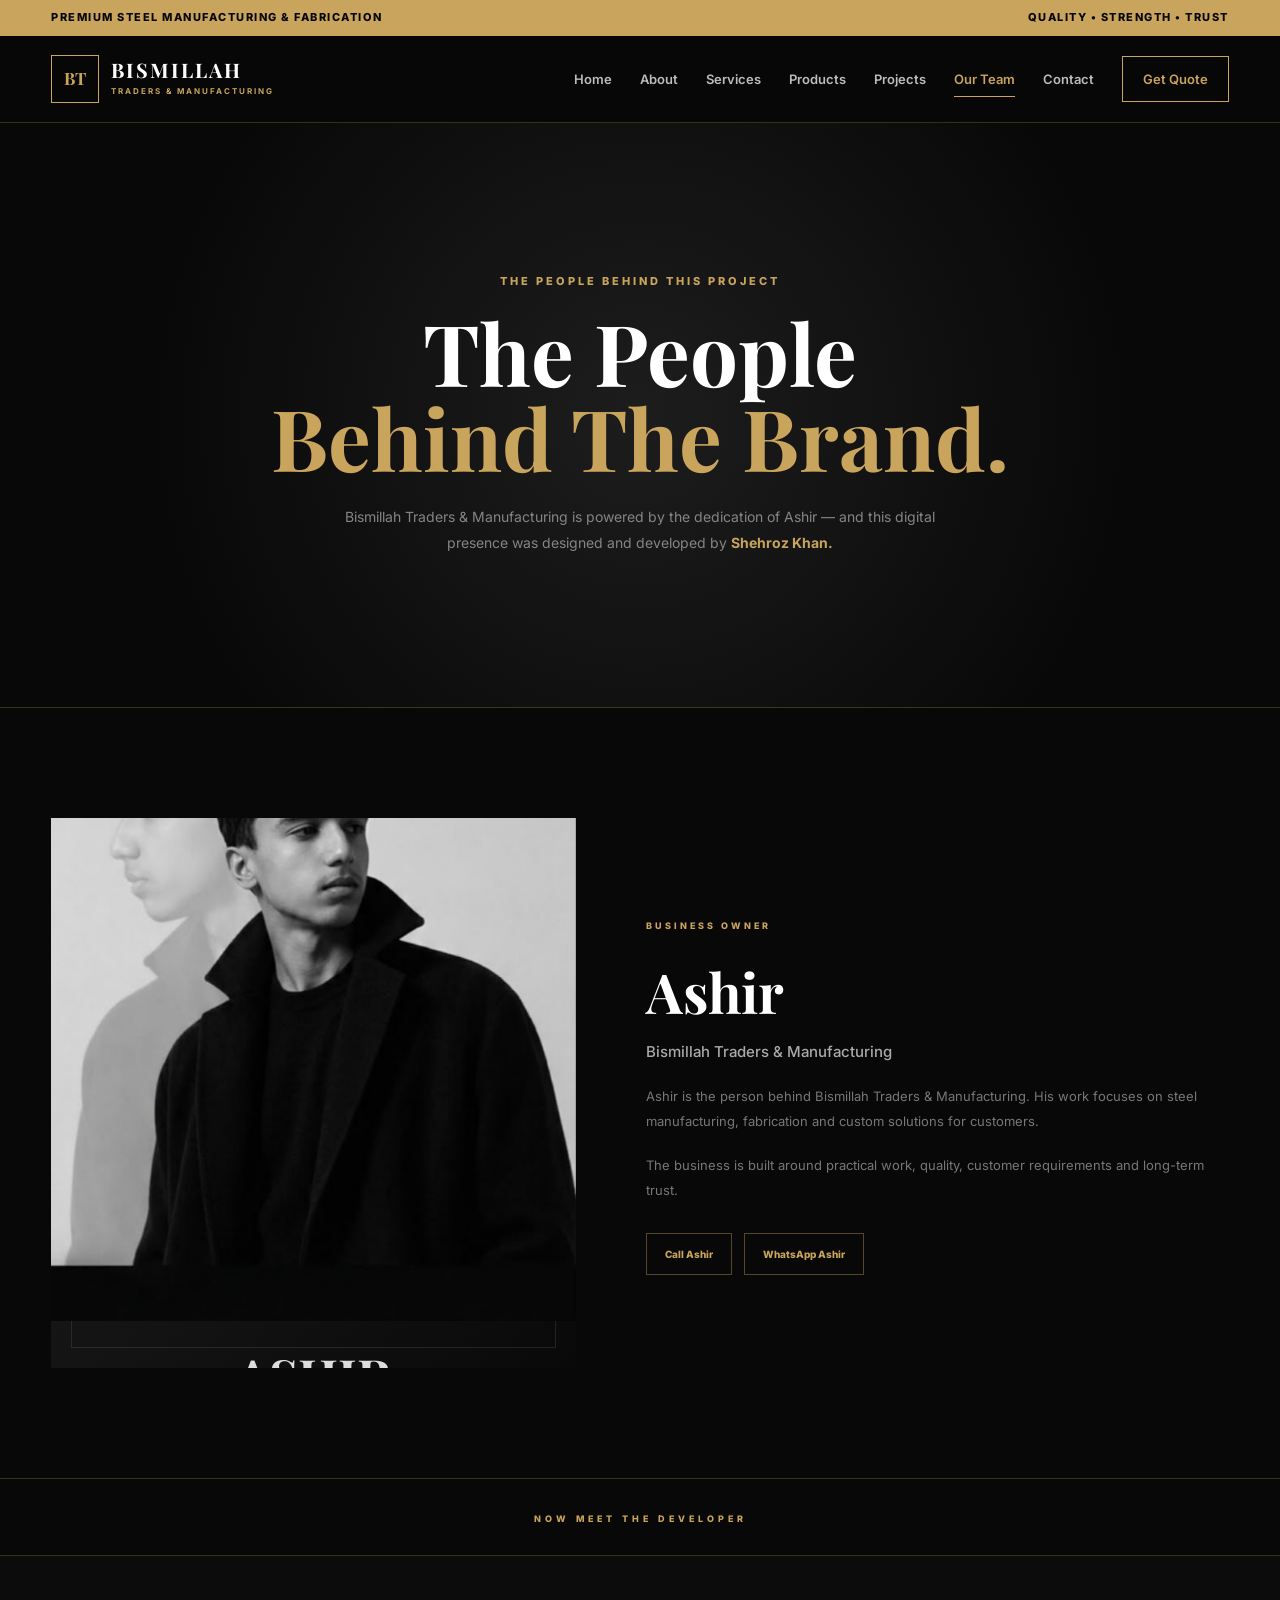
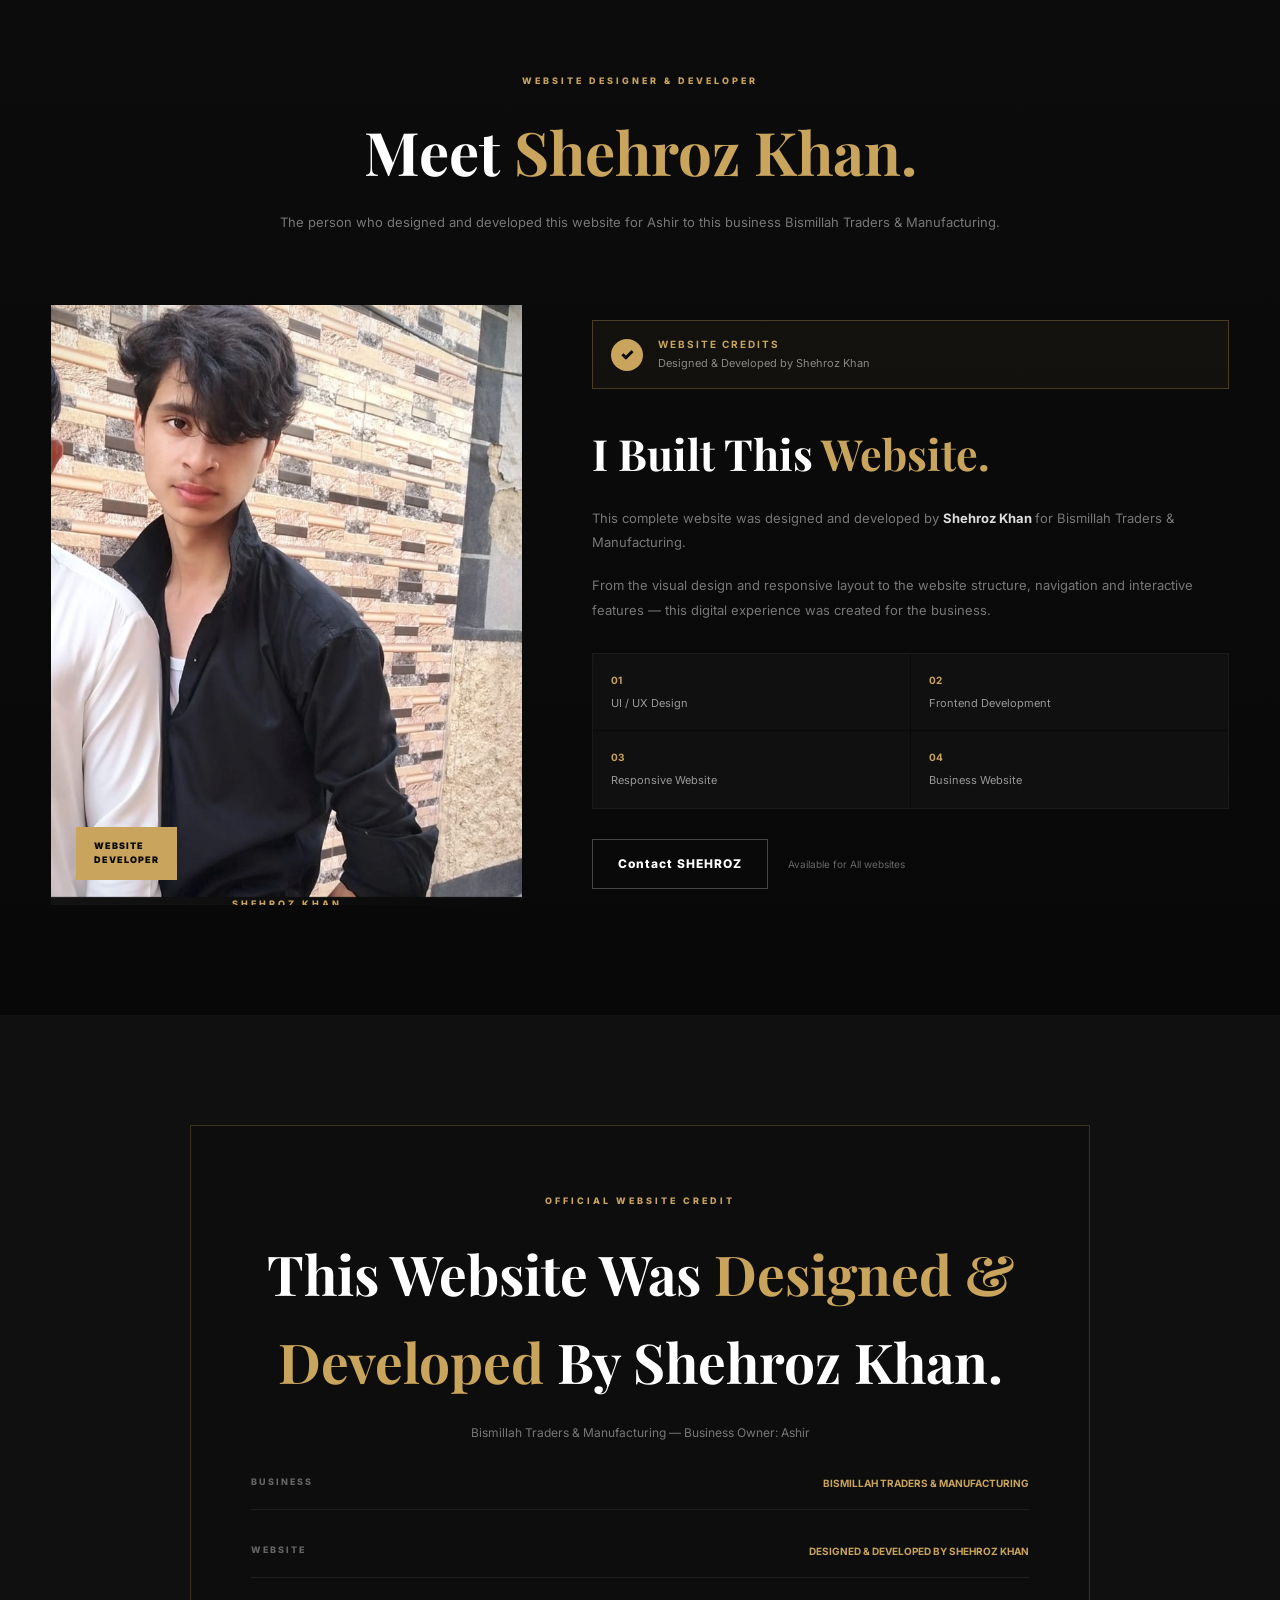
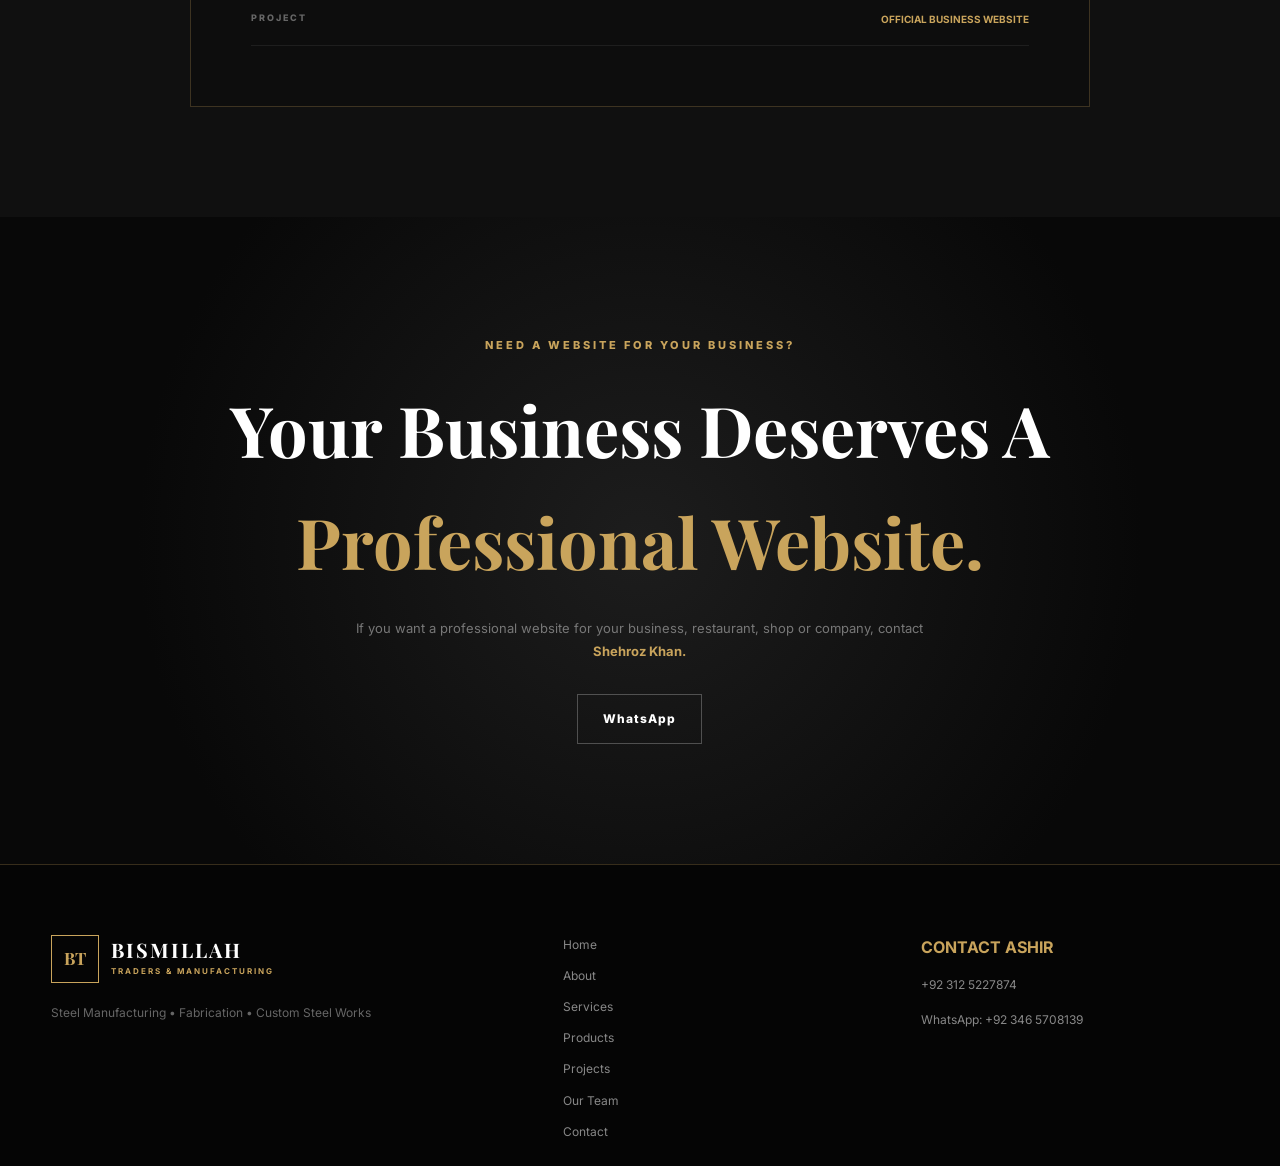
<file: team.html>
<!DOCTYPE html>
<html lang="en">

<head>

    <meta charset="UTF-8">

    <meta name="viewport"
        content="width=device-width, initial-scale=1.0">

    <meta name="description"
        content="Meet Ashir of Bismillah Traders & Manufacturing and Shehroz Khan, the designer and developer behind this website.">

    <title>
        The People Behind The Brand | Bismillah Traders
    </title>

    <link rel="preconnect"
        href="https://fonts.googleapis.com">

    <link rel="preconnect"
        href="https://fonts.gstatic.com"
        crossorigin>

    <link
        href="https://fonts.googleapis.com/css2?family=Inter:wght@400;500;600;700;800&family=Playfair+Display:wght@500;600;700&display=swap"
        rel="stylesheet">

    <link rel="stylesheet"
        href="style.css">

</head>


<body>


<!-- ================= TOP BAR ================= -->

<div class="top-bar">

    <div class="container top-bar-content">

        <p>
            PREMIUM STEEL MANUFACTURING & FABRICATION
        </p>

        <p>
            QUALITY • STRENGTH • TRUST
        </p>

    </div>

</div>



<!-- ================= NAVBAR ================= -->

<header class="header">

    <nav class="navbar container">

        <a href="index.html"
            class="logo">

            <div class="logo-icon">
                BT
            </div>

            <div class="logo-text">

                <h2>
                    BISMILLAH
                </h2>

                <span>
                    TRADERS & MANUFACTURING
                </span>

            </div>

        </a>


        <div class="nav-menu"
            id="navMenu">

            <a href="index.html">
                Home
            </a>

            <a href="about.html">
                About
            </a>

            <a href="services.html">
                Services
            </a>

            <a href="products.html">
                Products
            </a>

            <a href="projects.html">
                Projects
            </a>

            <a href="team.html"
                class="active">
                Our Team
            </a>

            <a href="contact.html">
                Contact
            </a>

            <a href="contact.html"
                class="nav-button">

                Get Quote

            </a>

        </div>


        <button class="menu-toggle"
            id="menuToggle">

            ☰

        </button>

    </nav>

</header>



<!-- ================= HERO ================= -->

<section class="team-hero">

    <div class="container">

        <p class="hero-label">
            THE PEOPLE BEHIND THIS PROJECT
        </p>


        <h1>

            The People
            <span>Behind The Brand.</span>

        </h1>


        <p>

            Bismillah Traders & Manufacturing
            is powered by the dedication of
            Ashir — and this digital presence
            was designed and developed by
            <strong>Shehroz Khan.</strong>

        </p>

    </div>

</section>



<!-- ================= ASHIR ================= -->

<section class="section">

    <div class="container">

        <div class="person-profile">


            <div class="profile-photo">

                <!-- ASHIR PHOTO WILL GO HERE -->

                <div class="profile-placeholder">

                  <img src="images/WhatsApp Image 2026-08-13 at 10.00.02 PM.jpeg">

                    <strong>
                        ASHIR
                    </strong>

                </div>

            </div>


            <div class="profile-content">

                <span class="profile-label">
                    BUSINESS OWNER
                </span>


                <h2>
                    Ashir
                </h2>


                <h3>
                    Bismillah Traders
                    & Manufacturing
                </h3>


                <p>

                    Ashir is the person behind
                    Bismillah Traders &
                    Manufacturing.

                    His work focuses on steel
                    manufacturing, fabrication
                    and custom solutions for
                    customers.

                </p>


                <p>

                    The business is built around
                    practical work, quality,
                    customer requirements and
                    long-term trust.

                </p>


                <div class="profile-contact">

                    <a href="tel:+923125227874">
                        Call Ashir
                    </a>

                    <a
                        href="https://wa.me/923465708139"
                        target="_blank">

                        WhatsApp Ashir

                    </a>

                </div>

            </div>

        </div>

    </div>

</section>



<!-- ================= DIVIDER ================= -->

<section class="credit-divider">

    <div class="container">

        <span>
            NOW MEET THE DEVELOPER
        </span>

    </div>

</section>



<!-- ================= SHEHROZ ================= -->

<section class="section developer-section">

    <div class="container">


        <div class="developer-intro">

            <span class="profile-label">
                WEBSITE DESIGNER & DEVELOPER
            </span>


            <h2>

                Meet
                <span>Shehroz Khan.</span>

            </h2>


            <p>

                The person who designed and
                developed this website for Ashir to this business
                Bismillah Traders &
                Manufacturing.

            </p>

        </div>



        <div class="developer-profile">


            <!-- YOUR PHOTO -->

            <div class="developer-photo">

                <div class="developer-photo-placeholder">
<img src="images/ceo.jpeg">
                    <span>
                        SHEHROZ KHAN
                    </span>

                </div>


                <div class="developer-photo-badge">

                    WEBSITE
                    <br>
                    DEVELOPER

                </div>

            </div>



            <!-- YOUR INFO -->

            <div class="developer-content">


                <div class="verified-credit">

                    <span>
                        ✓
                    </span>

                    <div>

                        <strong>
                            WEBSITE CREDITS
                        </strong>

                        <p>
                            Designed & Developed
                            by Shehroz Khan
                        </p>

                    </div>

                </div>



                <h3>

                    I Built This
                    <span>Website.</span>

                </h3>


                <p>

                    This complete website was
                    designed and developed by
                    <strong>
                        Shehroz Khan
                    </strong>
                    for Bismillah Traders &
                    Manufacturing.

                </p>


                <p>

                    From the visual design and
                    responsive layout to the
                    website structure,
                    navigation and interactive
                    features — this digital
                    experience was created for
                    the business.

                </p>



                <!-- WORK DONE -->

                <div class="developer-work">

                    <div>

                        <strong>
                            01
                        </strong>

                        <span>
                            UI / UX Design
                        </span>

                    </div>


                    <div>

                        <strong>
                            02
                        </strong>

                        <span>
                            Frontend Development
                        </span>

                    </div>


                    <div>

                        <strong>
                            03
                        </strong>

                        <span>
                            Responsive Website
                        </span>

                    </div>


                    <div>

                        <strong>
                            04
                        </strong>

                        <span>
                            Business Website
                        </span>

                    </div>

                </div>



                <!-- CONTACT -->

                <div class="developer-actions">

               
            <a
                href="https://wa.me/923038029831"
                target="_blank"
                class="btn btn-outline">

            Contact SHEHROZ

            </a>

                    <span>

                        Available for
                        All websites

                    </span>

                </div>

            </div>

        </div>

    </div>

</section>



<!-- ================= PROOF / CREDITS ================= -->

<section class="section dark-section">

    <div class="container">


        <div class="website-credit-box">


            <span class="profile-label">
                OFFICIAL WEBSITE CREDIT
            </span>


            <h2>

                This Website Was
                <span>Designed & Developed</span>
                By Shehroz Khan.

            </h2>


            <p>

                Bismillah Traders &
                Manufacturing —
                Business Owner: Ashir

            </p>


            <div class="credit-line">

                <span>
                    BUSINESS
                </span>

                <strong>
                    BISMILLAH TRADERS
                    & MANUFACTURING
                </strong>

            </div>


            <div class="credit-line">

                <span>
                    WEBSITE
                </span>

                <strong>
                    DESIGNED & DEVELOPED
                    BY SHEHROZ KHAN
                </strong>

            </div>


            <div class="credit-line">

                <span>
                    PROJECT
                </span>

                <strong>
                    OFFICIAL BUSINESS WEBSITE
                </strong>

            </div>


        </div>

    </div>

</section>



<!-- ================= YOUR SERVICE CTA ================= -->

<section class="developer-cta">

    <div class="container">

        <p class="hero-label">
            NEED A WEBSITE FOR YOUR BUSINESS?
        </p>


        <h2>

            Your Business
            Deserves A
            <span>Professional Website.</span>

        </h2>


        <p>

            If you want a professional website
            for your business, restaurant,
            shop or company, contact
            <strong>Shehroz Khan.</strong>

        </p>


     
            <a
                href="https://wa.me/923038029831"
                target="_blank"
                class="btn btn-outline">

                WhatsApp

            </a>

    </div>

</section>



<!-- ================= FOOTER ================= -->

<footer class="footer">

    <div class="container footer-container">


        <div class="footer-brand">

            <a href="index.html"
                class="logo">

                <div class="logo-icon">
                    BT
                </div>

                <div class="logo-text">

                    <h2>
                        BISMILLAH
                    </h2>

                    <span>
                        TRADERS & MANUFACTURING
                    </span>

                </div>

            </a>

            <p>
                Steel Manufacturing •
                Fabrication • Custom Steel Works
            </p>

        </div>



        <div class="footer-links">

            <a href="index.html">
                Home
            </a>

            <a href="about.html">
                About
            </a>

            <a href="services.html">
                Services
            </a>

            <a href="products.html">
                Products
            </a>

            <a href="projects.html">
                Projects
            </a>

            <a href="team.html">
                Our Team
            </a>

            <a href="contact.html">
                Contact
            </a>

        </div>



        <div class="footer-contact">

            <strong style="color:#c9a45c;">
                CONTACT ASHIR
            </strong>

            <a href="tel:+923125227874">
                +92 312 5227874
            </a>

            <a
                href="https://wa.me/923465708139"
                target="_blank">

                WhatsApp:
                +92 346 5708139

            </a>

        </div>



        <!-- PERMANENT DEVELOPER CREDIT -->

      

<!-- BACK TO TOP -->

<button id="backTop"
    class="back-top">

    ↑

</button>



<script src="script.js"></script>

</body>

</html>
</file>
<file: style.css>
/* =========================================================
   BISMILLAH TRADERS & MANUFACTURING
   PREMIUM BLACK + GOLD INDUSTRIAL THEME
========================================================= */


/* =========================
   ROOT VARIABLES
========================= */

:root {
    --black: #080808;
    --black-2: #101010;
    --black-3: #151515;

    --gold: #c9a45c;
    --gold-light: #e0c27b;
    --gold-dark: #967338;

    --white: #ffffff;
    --text: #d7d7d7;
    --muted: #909090;
    --border: rgba(201, 164, 92, 0.25);

    --container: 1200px;

    --transition: 0.35s ease;
}


/* =========================
   RESET
========================= */

* {
    margin: 0;
    padding: 0;
    box-sizing: border-box;
}

html {
    scroll-behavior: smooth;
}

body {
    font-family: "Inter", sans-serif;
    background: var(--black);
    color: var(--white);
    line-height: 1.6;
    overflow-x: hidden;
}

img {
    width: 100%;
    display: block;
}

a {
    text-decoration: none;
    color: inherit;
}

button,
input,
textarea,
select {
    font: inherit;
}

button {
    cursor: pointer;
}

.container {
    width: min(92%, var(--container));
    margin: auto;
}

.section {
    padding: 110px 0;
}

.dark-section {
    background: var(--black-2);
}


/* =========================
   SCROLLBAR
========================= */

::-webkit-scrollbar {
    width: 8px;
}

::-webkit-scrollbar-track {
    background: var(--black);
}

::-webkit-scrollbar-thumb {
    background: var(--gold-dark);
}

::-webkit-scrollbar-thumb:hover {
    background: var(--gold);
}


/* =========================
   TOP BAR
========================= */

.top-bar {
    background: var(--gold);
    color: #080808;
    font-size: 11px;
    font-weight: 800;
    letter-spacing: 1.5px;
}

.top-bar-content {
    min-height: 36px;
    display: flex;
    justify-content: space-between;
    align-items: center;
}


/* =========================
   NAVBAR
========================= */

.header {
    position: sticky;
    top: 0;
    z-index: 1000;
    background: rgba(8, 8, 8, 0.94);
    backdrop-filter: blur(15px);
    border-bottom: 1px solid var(--border);
}

.navbar {
    min-height: 86px;
    display: flex;
    align-items: center;
    justify-content: space-between;
}


/* LOGO */

.logo {
    display: flex;
    align-items: center;
    gap: 12px;
}

.logo-icon {
    width: 48px;
    height: 48px;
    border: 1px solid var(--gold);
    display: grid;
    place-items: center;
    color: var(--gold);
    font-family: "Playfair Display", serif;
    font-size: 17px;
    font-weight: 700;
}

.logo-text h2 {
    font-family: "Playfair Display", serif;
    font-size: 20px;
    line-height: 1;
    letter-spacing: 2px;
}

.logo-text span {
    display: block;
    margin-top: 5px;
    color: var(--gold);
    font-size: 8px;
    font-weight: 700;
    letter-spacing: 2px;
}


/* NAV LINKS */

.nav-menu {
    display: flex;
    align-items: center;
    gap: 28px;
}

.nav-menu > a {
    position: relative;
    color: #bcbcbc;
    font-size: 13px;
    font-weight: 600;
    transition: var(--transition);
}

.nav-menu > a:hover,
.nav-menu > a.active {
    color: var(--gold);
}

.nav-menu > a:not(.nav-button)::after {
    content: "";
    position: absolute;
    left: 0;
    bottom: -8px;
    width: 0;
    height: 1px;
    background: var(--gold);
    transition: var(--transition);
}

.nav-menu > a:hover::after,
.nav-menu > a.active::after {
    width: 100%;
}

.nav-button {
    padding: 12px 20px;
    border: 1px solid var(--gold);
    color: var(--gold) !important;
    transition: var(--transition);
}

.nav-button:hover {
    background: var(--gold);
    color: var(--black) !important;
}

.nav-button::after {
    display: none;
}


/* MOBILE BUTTON */

.menu-toggle {
    display: none;
    background: transparent;
    border: 1px solid var(--border);
    color: var(--gold);
    width: 45px;
    height: 42px;
    font-size: 22px;
}


/* =========================
   HERO
========================= */

.hero {
    position: relative;
    min-height: calc(100vh - 122px);
    display: flex;
    align-items: center;
    background:
        radial-gradient(circle at 80% 30%,
        rgba(201, 164, 92, 0.10),
        transparent 35%),
        var(--black);
    overflow: hidden;
}

.hero::before {
    content: "";
    position: absolute;
    width: 500px;
    height: 500px;
    border: 1px solid rgba(201, 164, 92, 0.08);
    border-radius: 50%;
    right: -180px;
    top: -100px;
}

.hero-container {
    min-height: 650px;
    display: grid;
    grid-template-columns: 1fr 0.9fr;
    align-items: center;
    gap: 70px;
}


/* HERO CONTENT */

.hero-label,
.section-label {
    color: var(--gold);
    font-size: 11px;
    font-weight: 800;
    letter-spacing: 3px;
    margin-bottom: 18px;
}

.hero-content h1 {
    max-width: 700px;
    font-family: "Playfair Display", serif;
    font-size: clamp(45px, 6vw, 78px);
    line-height: 1.05;
    font-weight: 600;
}

.hero-content h1 span {
    color: var(--gold);
    font-style: italic;
}

.hero-description {
    max-width: 580px;
    margin-top: 25px;
    color: var(--muted);
    font-size: 16px;
    line-height: 1.8;
}


/* BUTTONS */

.hero-buttons {
    display: flex;
    gap: 15px;
    margin-top: 35px;
}

.btn {
    display: inline-flex;
    justify-content: center;
    align-items: center;
    min-height: 50px;
    padding: 0 25px;
    font-size: 12px;
    font-weight: 800;
    letter-spacing: 1px;
    transition: var(--transition);
}

.btn-gold {
    background: var(--gold);
    color: var(--black);
    border: 1px solid var(--gold);
}

.btn-gold:hover {
    background: transparent;
    color: var(--gold);
}

.btn-outline {
    border: 1px solid rgba(255, 255, 255, 0.25);
    color: var(--white);
}

.btn-outline:hover {
    border-color: var(--gold);
    color: var(--gold);
}


/* TRUST */

.hero-trust {
    display: flex;
    gap: 35px;
    margin-top: 50px;
}

.trust-item {
    display: flex;
    align-items: center;
    gap: 10px;
}

.trust-item strong {
    color: var(--gold);
    font-size: 12px;
}

.trust-item span {
    color: #9d9d9d;
    font-size: 11px;
}


/* HERO IMAGE */

.hero-visual {
    position: relative;
    min-height: 550px;
    display: flex;
    align-items: center;
    justify-content: center;
}

.hero-image-placeholder {
    position: relative;
    width: 85%;
    height: 520px;
    border: 1px solid var(--border);
    background:
        linear-gradient(
            135deg,
            #191919,
            #0b0b0b
        );
    overflow: hidden;
}

.hero-image-placeholder::before {
    content: "";
    position: absolute;
    inset: 18px;
    border: 1px solid rgba(201, 164, 92, 0.15);
}

.placeholder-content {
    position: absolute;
    inset: 0;
    display: flex;
    align-items: center;
    justify-content: center;
    flex-direction: column;
    text-align: center;
}

.placeholder-content span,
.photo-placeholder span,
.product-image span,
.project > span {
    color: var(--gold);
    font-size: 10px;
    letter-spacing: 3px;
    font-weight: 800;
}

.placeholder-content h3 {
    margin: 15px 0;
    font-family: "Playfair Display", serif;
    font-size: 40px;
    line-height: 1;
    letter-spacing: 3px;
}

.placeholder-content p {
    color: #666;
    font-size: 10px;
    letter-spacing: 2px;
}


/* HERO FLOATING CARDS */

.hero-card {
    position: absolute;
    min-width: 145px;
    padding: 18px;
    background: rgba(10, 10, 10, 0.92);
    border: 1px solid var(--border);
    backdrop-filter: blur(8px);
}

.hero-card strong {
    display: block;
    color: var(--gold);
    font-size: 13px;
    letter-spacing: 1px;
}

.hero-card span {
    color: #888;
    font-size: 10px;
}

.hero-card-one {
    left: 0;
    top: 22%;
}

.hero-card-two {
    right: 0;
    bottom: 18%;
}


/* =========================
   GOLD STRIP
========================= */

.gold-strip {
    background: var(--gold);
    color: var(--black);
    overflow: hidden;
}

.gold-strip-content {
    min-height: 55px;
    display: flex;
    align-items: center;
    justify-content: space-between;
    gap: 20px;
    white-space: nowrap;
}

.gold-strip span {
    font-size: 10px;
    font-weight: 900;
    letter-spacing: 1.5px;
}

.gold-strip i {
    font-style: normal;
    font-size: 14px;
}


/* =========================
   SECTION HEADINGS
========================= */

.section-heading {
    display: flex;
    align-items: flex-end;
    justify-content: space-between;
    gap: 30px;
    margin-bottom: 55px;
}

.section-heading h2,
.about-content h2,
.why-heading h2,
.cta-container h2 {
    font-family: "Playfair Display", serif;
    font-size: clamp(38px, 5vw, 58px);
    line-height: 1.1;
    font-weight: 600;
}

.section-heading h2 span,
.about-content h2 span,
.why-heading h2 span,
.cta-container h2 span {
    color: var(--gold);
    font-style: italic;
}

.section-heading > p {
    max-width: 400px;
    color: var(--muted);
    font-size: 14px;
}


/* =========================
   ABOUT
========================= */

.about-container {
    display: grid;
    grid-template-columns: 0.9fr 1fr;
    gap: 90px;
    align-items: center;
}

.about-image {
    height: 520px;
    position: relative;
}

.photo-placeholder {
    width: 100%;
    height: 100%;
    display: flex;
    align-items: center;
    justify-content: center;
    flex-direction: column;
    text-align: center;
    background:
        linear-gradient(
            135deg,
            #191919,
            #0d0d0d
        );
    border: 1px solid var(--border);
}

.photo-placeholder h3 {
    margin-top: 15px;
    font-family: "Playfair Display", serif;
    font-size: 45px;
    line-height: 1;
}

.about-content > p:not(.section-label) {
    max-width: 620px;
    margin-top: 20px;
    color: var(--muted);
    font-size: 14px;
}

.text-link {
    display: inline-block;
    margin-top: 25px;
    color: var(--gold);
    font-size: 12px;
    font-weight: 800;
    letter-spacing: 1px;
}

.text-link:hover {
    color: var(--gold-light);
}


/* ABOUT STATS */

.about-stats {
    display: flex;
    gap: 45px;
    margin-top: 45px;
    padding-top: 30px;
    border-top: 1px solid var(--border);
}

.about-stats div {
    display: flex;
    flex-direction: column;
}

.about-stats strong {
    color: var(--gold);
    font-family: "Playfair Display", serif;
    font-size: 28px;
}

.about-stats span {
    color: #777;
    font-size: 10px;
    margin-top: 3px;
}


/* =========================
   SERVICES
========================= */

.services-grid {
    display: grid;
    grid-template-columns: repeat(4, 1fr);
    gap: 18px;
}

.service-card {
    position: relative;
    min-height: 330px;
    padding: 35px 28px;
    border: 1px solid rgba(255, 255, 255, 0.08);
    background: #111;
    overflow: hidden;
    transition: var(--transition);
}

.service-card::before {
    content: "";
    position: absolute;
    left: 0;
    bottom: 0;
    width: 100%;
    height: 3px;
    background: var(--gold);
    transform: scaleX(0);
    transform-origin: left;
    transition: var(--transition);
}

.service-card:hover {
    transform: translateY(-8px);
    border-color: var(--border);
}

.service-card:hover::before {
    transform: scaleX(1);
}

.service-number {
    position: absolute;
    top: 22px;
    right: 22px;
    color: #444;
    font-size: 11px;
    font-weight: 800;
}

.service-icon {
    color: var(--gold);
    font-size: 32px;
    margin-bottom: 35px;
}

.service-card h3 {
    font-family: "Playfair Display", serif;
    font-size: 24px;
}

.service-card p {
    margin-top: 15px;
    color: #888;
    font-size: 13px;
}

.service-card a {
    position: absolute;
    bottom: 25px;
    color: var(--gold);
    font-size: 10px;
    font-weight: 800;
    letter-spacing: 1px;
}

.center-button {
    text-align: center;
    margin-top: 45px;
}


/* =========================
   PRODUCTS
========================= */

.products-grid {
    display: grid;
    grid-template-columns: repeat(3, 1fr);
    gap: 22px;
}

.product-card {
    background: var(--black-2);
    border: 1px solid rgba(255, 255, 255, 0.08);
    transition: var(--transition);
}

.product-card:hover {
    transform: translateY(-7px);
    border-color: var(--border);
}

.product-image {
    height: 300px;
    display: flex;
    align-items: center;
    justify-content: center;
    flex-direction: column;
    background:
        linear-gradient(
            145deg,
            #1b1b1b,
            #0d0d0d
        );
    border-bottom: 1px solid var(--border);
}

.product-image strong {
    margin-top: 12px;
    font-family: "Playfair Display", serif;
    font-size: 28px;
    color: #d4d4d4;
}

.product-content {
    padding: 25px;
}

.product-content small {
    color: var(--gold);
    font-size: 9px;
    font-weight: 800;
    letter-spacing: 2px;
}

.product-content h3 {
    margin-top: 8px;
    font-family: "Playfair Display", serif;
    font-size: 22px;
}

.product-content p {
    margin-top: 10px;
    color: var(--muted);
    font-size: 12px;
}


/* =========================
   PROJECTS
========================= */

.projects-grid {
    display: grid;
    grid-template-columns: 1.4fr 1fr 1fr;
    grid-auto-rows: 280px;
    gap: 18px;
}

.project {
    position: relative;
    padding: 25px;
    display: flex;
    align-items: flex-end;
    overflow: hidden;
    background:
        linear-gradient(
            145deg,
            #1a1a1a,
            #0d0d0d
        );
    border: 1px solid rgba(255, 255, 255, 0.08);
}

.project-large {
    grid-row: span 2;
}

.project::before {
    content: "";
    position: absolute;
    inset: 15px;
    border: 1px solid rgba(201, 164, 92, 0.12);
}

.project > span {
    position: absolute;
    top: 50%;
    left: 50%;
    transform: translate(-50%, -50%);
}

.project > div {
    position: relative;
    z-index: 2;
}

.project small {
    color: var(--gold);
    font-size: 9px;
    font-weight: 800;
    letter-spacing: 2px;
}

.project h3 {
    margin-top: 5px;
    font-family: "Playfair Display", serif;
    font-size: 25px;
}


/* =========================
   WHY US
========================= */

.why-box {
    padding: 65px;
    border: 1px solid var(--border);
    background:
        radial-gradient(
            circle at 80% 20%,
            rgba(201, 164, 92, 0.08),
            transparent 30%
        ),
        #0d0d0d;
}

.why-grid {
    display: grid;
    grid-template-columns: repeat(4, 1fr);
    gap: 35px;
    margin-top: 60px;
}

.why-grid > div {
    padding-right: 25px;
    border-right: 1px solid rgba(255, 255, 255, 0.08);
}

.why-grid > div:last-child {
    border-right: none;
}

.why-grid strong {
    color: var(--gold);
    font-size: 11px;
}

.why-grid h3 {
    margin-top: 15px;
    font-family: "Playfair Display", serif;
    font-size: 21px;
}

.why-grid p {
    margin-top: 10px;
    color: #777;
    font-size: 12px;
}


/* =========================
   CTA
========================= */

.cta-section {
    padding: 80px 0;
    background: var(--gold);
    color: var(--black);
}

.cta-container {
    display: flex;
    justify-content: space-between;
    align-items: center;
    gap: 40px;
}

.cta-container .section-label {
    color: var(--black);
}

.cta-container h2 {
    font-size: clamp(35px, 5vw, 55px);
}

.cta-container h2 span {
    color: #fff;
}

.cta-container .btn-gold {
    background: var(--black);
    color: var(--gold);
    border-color: var(--black);
}

.cta-container .btn-gold:hover {
    background: transparent;
    color: var(--black);
    border-color: var(--black);
}


/* =========================
   FOOTER
========================= */

.footer {
    background: #050505;
    padding: 70px 0 25px;
    border-top: 1px solid var(--border);
}

.footer-container {
    display: grid;
    grid-template-columns: 1.5fr 1fr 1fr;
    gap: 50px;
}

.footer-brand p {
    max-width: 350px;
    margin-top: 20px;
    color: #666;
    font-size: 12px;
}

.footer-links {
    display: flex;
    flex-direction: column;
    gap: 12px;
}

.footer-links a,
.footer-contact a {
    color: #888;
    font-size: 12px;
    transition: var(--transition);
}

.footer-links a:hover,
.footer-contact a:hover {
    color: var(--gold);
}

.footer-contact {
    display: flex;
    flex-direction: column;
    gap: 15px;
}

.footer-bottom {
    grid-column: 1 / -1;
    padding-top: 25px;
    margin-top: 20px;
    border-top: 1px solid rgba(255, 255, 255, 0.07);
    color: #555;
    font-size: 10px;
}


/* =========================
   BACK TO TOP
========================= */

.back-top {
    position: fixed;
    right: 25px;
    bottom: 25px;
    width: 45px;
    height: 45px;
    border: 1px solid var(--gold);
    background: var(--black);
    color: var(--gold);
    opacity: 0;
    visibility: hidden;
    transition: var(--transition);
    z-index: 900;
}

.back-top.show {
    opacity: 1;
    visibility: visible;
}

.back-top:hover {
    background: var(--gold);
    color: var(--black);
}


/* =========================================================
   RESPONSIVE
========================================================= */


/* TABLET */

@media (max-width: 1000px) {

    .nav-menu {
        gap: 16px;
    }

    .hero-container {
        grid-template-columns: 1fr;
        padding: 80px 0;
    }

    .hero-content {
        text-align: center;
    }

    .hero-description {
        margin-left: auto;
        margin-right: auto;
    }

    .hero-buttons,
    .hero-trust {
        justify-content: center;
    }

    .hero-visual {
        min-height: 500px;
    }

    .services-grid {
        grid-template-columns: repeat(2, 1fr);
    }

    .products-grid {
        grid-template-columns: repeat(2, 1fr);
    }

    .why-grid {
        grid-template-columns: repeat(2, 1fr);
    }

    .why-grid > div:nth-child(2) {
        border-right: none;
    }

    .footer-container {
        grid-template-columns: 1fr 1fr;
    }
}


/* MOBILE */

@media (max-width: 760px) {

    .section {
        padding: 75px 0;
    }

    .top-bar-content p:nth-child(2) {
        display: none;
    }

    .navbar {
        min-height: 75px;
    }

    .menu-toggle {
        display: block;
    }

    .nav-menu {
        position: absolute;
        left: 0;
        top: 100%;
        width: 100%;
        padding: 25px;
        background: #0b0b0b;
        border-bottom: 1px solid var(--border);

        flex-direction: column;
        align-items: flex-start;
        gap: 22px;

        opacity: 0;
        visibility: hidden;
        transform: translateY(-10px);

        transition: var(--transition);
    }

    .nav-menu.open {
        opacity: 1;
        visibility: visible;
        transform: translateY(0);
    }

    .nav-menu > a {
        width: 100%;
    }

    .nav-button {
        text-align: center;
    }

    .hero {
        min-height: auto;
    }

    .hero-container {
        min-height: auto;
        padding: 80px 0;
        gap: 60px;
    }

    .hero-content h1 {
        font-size: 45px;
    }

    .hero-trust {
        flex-wrap: wrap;
        gap: 18px;
    }

    .hero-visual {
        min-height: 420px;
    }

    .hero-image-placeholder {
        width: 90%;
        height: 400px;
    }

    .hero-card-one {
        left: 0;
    }

    .hero-card-two {
        right: 0;
    }

    .gold-strip-content {
        justify-content: flex-start;
        overflow: hidden;
    }

    .gold-strip-content span:nth-of-type(n+3),
    .gold-strip-content i:nth-of-type(n+3) {
        display: none;
    }

    .section-heading {
        flex-direction: column;
        align-items: flex-start;
    }

    .about-container {
        grid-template-columns: 1fr;
        gap: 50px;
    }

    .about-image {
        height: 400px;
    }

    .about-stats {
        gap: 20px;
        flex-wrap: wrap;
    }

    .services-grid,
    .products-grid {
        grid-template-columns: 1fr;
    }

    .projects-grid {
        grid-template-columns: 1fr;
        grid-auto-rows: 300px;
    }

    .project-large {
        grid-row: auto;
    }

    .why-box {
        padding: 35px 25px;
    }

    .why-grid {
        grid-template-columns: 1fr;
        gap: 25px;
    }

    .why-grid > div {
        border-right: none;
        padding-right: 0;
        padding-bottom: 25px;
        border-bottom: 1px solid rgba(255, 255, 255, 0.08);
    }

    .why-grid > div:last-child {
        border-bottom: none;
    }

    .cta-container {
        flex-direction: column;
        align-items: flex-start;
    }

    .footer-container {
        grid-template-columns: 1fr;
    }

    .footer-bottom {
        grid-column: auto;
    }
}


/* SMALL MOBILE */

@media (max-width: 480px) {

    .logo-text h2 {
        font-size: 17px;
    }

    .logo-text span {
        font-size: 7px;
    }

    .logo-icon {
        width: 42px;
        height: 42px;
    }

    .hero-content h1 {
        font-size: 39px;
    }

    .hero-buttons {
        flex-direction: column;
    }

    .btn {
        width: 100%;
    }

    .hero-trust {
        flex-direction: column;
        align-items: center;
    }

    .hero-visual {
        min-height: 360px;
    }

    .hero-image-placeholder {
        height: 350px;
    }

    .hero-card {
        min-width: 120px;
        padding: 13px;
    }

    .placeholder-content h3 {
        font-size: 30px;
    }

    .section-heading h2,
    .about-content h2,
    .why-heading h2 {
        font-size: 38px;
    }

    .about-stats {
        display: grid;
        grid-template-columns: 1fr 1fr;
    }

}
/* =========================
   JAVASCRIPT ANIMATIONS
========================= */

.reveal {
    opacity: 0;
    transform: translateY(30px);
    transition: opacity 0.7s ease, transform 0.7s ease;
}

.reveal-show {
    opacity: 1;
    transform: translateY(0);
}

.filter-show {
    animation: filterIn 0.4s ease forwards;
}

@keyframes filterIn {

    from {
        opacity: 0;
        transform: scale(0.95);
    }

    to {
        opacity: 1;
        transform: scale(1);
    }

}

.header.scrolled {
    box-shadow: 0 8px 30px rgba(0, 0, 0, 0.35);
}
/* =========================
   DEVELOPER CREDIT
========================= */

.developer-credit {
    grid-column: 1 / -1;
    margin-top: 35px;
    padding: 35px 0;
    border-top: 1px solid var(--border);
    text-align: center;
}

.developer-credit p {
    color: #666;
    font-size: 11px;
    letter-spacing: 1px;
}

.developer-credit h3 {
    margin: 8px 0 3px;
    color: var(--gold);
    font-family: "Playfair Display", serif;
    font-size: 27px;
}

.developer-credit a {
    display: inline-block;
    margin-top: 18px;
    padding: 11px 22px;
    border: 1px solid var(--gold);
    color: var(--gold);
    font-size: 11px;
    font-weight: 700;
    transition: 0.3s ease;
}

.developer-credit a:hover {
    background: var(--gold);
    color: var(--black);
}

.developer-note {
    max-width: 420px;
    margin: 18px auto 0;
    line-height: 1.7;
}

.developer-note strong {
    color: var(--gold);
}

.footer-bottom span {
    color: var(--gold);
}
/* =========================================================
   PRODUCTS PAGE
========================================================= */

.product-filters {
    display: flex;
    flex-wrap: wrap;
    gap: 10px;
    margin-bottom: 45px;
}

.filter {
    padding: 11px 20px;
    border: 1px solid rgba(201, 164, 92, 0.25);
    background: transparent;
    color: #888;
    font-size: 10px;
    font-weight: 800;
    letter-spacing: 1px;
    cursor: pointer;
    transition: 0.3s ease;
}

.filter:hover,
.filter.active {
    background: var(--gold);
    color: var(--black);
    border-color: var(--gold);
}

.products-grid {
    display: grid;
    grid-template-columns: repeat(2, 1fr);
    gap: 25px;
}

.product-card {
    background: #101010;
    border: 1px solid rgba(255, 255, 255, 0.07);
    overflow: hidden;
    transition: 0.4s ease;
}

.product-card:hover {
    transform: translateY(-7px);
    border-color: rgba(201, 164, 92, 0.4);
}

.product-image {
    height: 360px;
    overflow: hidden;
}

.product-placeholder {
    width: 100%;
    height: 100%;
    display: flex;
    flex-direction: column;
    align-items: center;
    justify-content: center;

    background:
        linear-gradient(
            145deg,
            #242424,
            #0a0a0a
        );

    position: relative;
}

.product-placeholder::before {
    content: "";
    position: absolute;
    inset: 20px;
    border: 1px solid rgba(201, 164, 92, 0.12);
}

.product-placeholder span {
    color: var(--gold);
    font-size: 9px;
    font-weight: 800;
    letter-spacing: 3px;
}

.product-placeholder strong {
    margin-top: 15px;
    color: #ddd;
    font-family: "Playfair Display", serif;
    font-size: 38px;
    letter-spacing: 2px;
}

.product-content {
    padding: 28px;
}

.product-content > span {
    color: var(--gold);
    font-size: 9px;
    font-weight: 800;
    letter-spacing: 2px;
}

.product-content h3 {
    margin-top: 8px;
    font-family: "Playfair Display", serif;
    font-size: 26px;
}

.product-content p {
    margin: 13px 0 22px;
    color: #777;
    font-size: 12px;
    line-height: 1.8;
}

.product-content a {
    color: var(--gold);
    font-size: 10px;
    font-weight: 800;
    letter-spacing: 1px;
}

.product-content a:hover {
    text-decoration: underline;
}


/* MOBILE */

@media (max-width: 760px) {

    .products-grid {
        grid-template-columns: 1fr;
    }

    .product-image {
        height: 300px;
    }

    .product-placeholder strong {
        font-size: 30px;
    }

}
/* =========================================================
   PROJECTS PAGE
========================================================= */

.projects-grid {
    display: grid;
    grid-template-columns: repeat(2, 1fr);
    gap: 25px;
}

.project {
    background: #101010;
    border: 1px solid rgba(255, 255, 255, 0.07);
    overflow: hidden;
    transition: 0.4s ease;
}

.project:hover {
    transform: translateY(-7px);
    border-color: rgba(201, 164, 92, 0.4);
}

.project-large,
.project-wide {
    grid-column: span 2;
}

.project-image {
    height: 360px;
    overflow: hidden;
}

.project-large .project-image,
.project-wide .project-image {
    height: 450px;
}

.project-placeholder {
    width: 100%;
    height: 100%;

    display: flex;
    flex-direction: column;
    justify-content: center;
    align-items: center;

    background:
        linear-gradient(
            145deg,
            #242424,
            #090909
        );

    position: relative;
}

.project-placeholder::before {
    content: "";
    position: absolute;
    inset: 20px;
    border: 1px solid rgba(201, 164, 92, 0.12);
}

.project-placeholder span {
    color: var(--gold);
    font-size: 9px;
    font-weight: 800;
    letter-spacing: 3px;
}

.project-placeholder strong {
    margin-top: 15px;
    color: #ddd;
    font-family: "Playfair Display", serif;
    font-size: 42px;
    letter-spacing: 2px;
}

.project-info {
    padding: 27px;
}

.project-info > span {
    color: var(--gold);
    font-size: 9px;
    font-weight: 800;
    letter-spacing: 2px;
}

.project-info h3 {
    margin-top: 8px;
    font-family: "Playfair Display", serif;
    font-size: 26px;
}

.project-info p {
    margin-top: 10px;
    color: #777;
    font-size: 12px;
    line-height: 1.8;
}

.project-cta {
    text-align: center;
    max-width: 750px;
    margin: auto;
}

.project-cta h2 {
    margin-top: 10px;
    font-family: "Playfair Display", serif;
    font-size: clamp(32px, 5vw, 55px);
}

.project-cta p:not(.section-label) {
    max-width: 600px;
    margin: 20px auto 30px;
    color: #777;
    font-size: 13px;
    line-height: 1.8;
}


/* MOBILE */

@media (max-width: 760px) {

    .projects-grid {
        grid-template-columns: 1fr;
    }

    .project-large,
    .project-wide {
        grid-column: span 1;
    }

    .project-image,
    .project-large .project-image,
    .project-wide .project-image {
        height: 300px;
    }

    .project-placeholder strong {
        font-size: 30px;
    }

}
/* =========================================================
   TEAM / PEOPLE PAGE
========================================================= */

.team-hero {
    min-height: 65vh;
    display: flex;
    align-items: center;
    text-align: center;
    background:
        radial-gradient(
            circle at center,
            #1d1d1d,
            #080808 70%
        );
    border-bottom: 1px solid var(--border);
}

.team-hero .container {
    max-width: 900px;
}

.team-hero h1 {
    margin: 15px 0 25px;
    font-family: "Playfair Display", serif;
    font-size: clamp(45px, 7vw, 85px);
    line-height: 1;
}

.team-hero h1 span {
    display: block;
    color: var(--gold);
}

.team-hero p:not(.hero-label) {
    max-width: 650px;
    margin: auto;
    color: #858585;
    font-size: 14px;
    line-height: 1.9;
}

.team-hero strong {
    color: var(--gold);
}


/* =========================
   PROFILE
========================= */

.person-profile {
    display: grid;
    grid-template-columns: 0.9fr 1fr;
    gap: 70px;
    align-items: center;
}

.profile-photo {
    height: 550px;
}

.profile-placeholder,
.developer-photo-placeholder {
    width: 100%;
    height: 100%;
    display: flex;
    flex-direction: column;
    justify-content: center;
    align-items: center;

    background:
        linear-gradient(
            145deg,
            #242424,
            #090909
        );

    position: relative;
}

.profile-placeholder::before,
.developer-photo-placeholder::before {
    content: "";
    position: absolute;
    inset: 20px;
    border: 1px solid rgba(201,164,92,.15);
}

.profile-placeholder span,
.developer-photo-placeholder span {
    color: var(--gold);
    font-size: 9px;
    letter-spacing: 3px;
    font-weight: 800;
}

.profile-placeholder strong,
.developer-photo-placeholder strong {
    margin-top: 15px;
    color: #ddd;
    font-family: "Playfair Display", serif;
    font-size: 50px;
}

.profile-label {
    color: var(--gold);
    font-size: 9px;
    font-weight: 800;
    letter-spacing: 3px;
}

.profile-content h2 {
    margin-top: 10px;
    font-family: "Playfair Display", serif;
    font-size: 55px;
}

.profile-content h3 {
    margin-top: 5px;
    color: #aaa;
    font-size: 15px;
    font-weight: 500;
}

.profile-content > p {
    margin-top: 20px;
    color: #777;
    font-size: 13px;
    line-height: 1.9;
}

.profile-contact {
    display: flex;
    gap: 12px;
    margin-top: 30px;
}

.profile-contact a {
    padding: 12px 18px;
    border: 1px solid rgba(201,164,92,.4);
    color: var(--gold);
    font-size: 10px;
    font-weight: 800;
    transition: .3s ease;
}

.profile-contact a:hover {
    background: var(--gold);
    color: var(--black);
}


/* =========================
   DIVIDER
========================= */

.credit-divider {
    padding: 25px 0;
    border-top: 1px solid var(--border);
    border-bottom: 1px solid var(--border);
    text-align: center;
}

.credit-divider span {
    color: var(--gold);
    font-size: 9px;
    font-weight: 800;
    letter-spacing: 4px;
}


/* =========================
   DEVELOPER
========================= */

.developer-section {
    background:
        linear-gradient(
            180deg,
            #0c0c0c,
            #080808
        );
}

.developer-intro {
    text-align: center;
    max-width: 750px;
    margin: auto;
}

.developer-intro h2 {
    margin: 12px 0;
    font-family: "Playfair Display", serif;
    font-size: clamp(38px, 5vw, 60px);
}

.developer-intro h2 span {
    color: var(--gold);
}

.developer-intro p {
    color: #777;
    font-size: 13px;
    line-height: 1.8;
}

.developer-profile {
    display: grid;
    grid-template-columns: .85fr 1.15fr;
    gap: 70px;
    align-items: center;
    margin-top: 70px;
}

.developer-photo {
    height: 600px;
    position: relative;
}

.developer-photo-placeholder strong {
    color: var(--gold);
}

.developer-photo-badge {
    position: absolute;
    bottom: 25px;
    left: 25px;

    padding: 12px 18px;

    background: var(--gold);
    color: var(--black);

    font-size: 9px;
    font-weight: 900;
    letter-spacing: 1px;
}


/* VERIFIED CREDIT */

.verified-credit {
    display: flex;
    gap: 15px;
    align-items: center;

    padding: 15px 18px;

    border: 1px solid rgba(201,164,92,.3);
    background: rgba(201,164,92,.04);
}

.verified-credit > span {
    width: 32px;
    height: 32px;

    display: flex;
    align-items: center;
    justify-content: center;

    background: var(--gold);
    color: var(--black);

    border-radius: 50%;
    font-weight: 900;
}

.verified-credit strong {
    display: block;
    color: var(--gold);
    font-size: 10px;
    letter-spacing: 2px;
}

.verified-credit p {
    margin-top: 3px;
    color: #888;
    font-size: 11px;
}


/* DEVELOPER CONTENT */

.developer-content h3 {
    margin-top: 30px;
    font-family: "Playfair Display", serif;
    font-size: 43px;
}

.developer-content h3 span {
    color: var(--gold);
}

.developer-content > p {
    margin-top: 18px;
    color: #777;
    font-size: 13px;
    line-height: 1.9;
}

.developer-content > p strong {
    color: #ddd;
}


/* WORK */

.developer-work {
    display: grid;
    grid-template-columns: 1fr 1fr;
    gap: 1px;
    margin-top: 30px;
    border: 1px solid rgba(255,255,255,.07);
}

.developer-work div {
    padding: 18px;
    background: #101010;
}

.developer-work strong {
    display: block;
    color: var(--gold);
    font-size: 10px;
}

.developer-work span {
    display: block;
    margin-top: 7px;
    color: #999;
    font-size: 11px;
}

.developer-actions {
    display: flex;
    align-items: center;
    gap: 20px;
    margin-top: 30px;
}

.developer-actions > span {
    color: #666;
    font-size: 10px;
}


/* =========================
   WEBSITE CREDIT BOX
========================= */

.website-credit-box {
    max-width: 900px;
    margin: auto;
    padding: 60px;

    border: 1px solid rgba(201,164,92,.25);
    background: #0d0d0d;

    text-align: center;
}

.website-credit-box h2 {
    margin: 18px auto;
    max-width: 750px;

    font-family: "Playfair Display", serif;
    font-size: clamp(32px, 5vw, 55px);
}

.website-credit-box h2 span {
    color: var(--gold);
}

.website-credit-box > p {
    color: #777;
    font-size: 12px;
}

.credit-line {
    display: flex;
    justify-content: space-between;
    gap: 20px;

    padding: 18px 0;
    margin-top: 15px;

    border-bottom: 1px solid rgba(255,255,255,.07);

    text-align: left;
}

.credit-line span {
    color: #666;
    font-size: 9px;
    font-weight: 800;
    letter-spacing: 2px;
}

.credit-line strong {
    color: var(--gold);
    font-size: 10px;
    text-align: right;
}


/* =========================
   DEVELOPER CTA
========================= */

.developer-cta {
    padding: 120px 20px;
    text-align: center;

    background:
        radial-gradient(
            circle at center,
            #1d1d1d,
            #080808 70%
        );
}

.developer-cta h2 {
    max-width: 900px;
    margin: 15px auto;

    font-family: "Playfair Display", serif;
    font-size: clamp(40px, 6vw, 70px);
}

.developer-cta h2 span {
    color: var(--gold);
}

.developer-cta > .container > p:not(.hero-label) {
    max-width: 600px;
    margin: 20px auto 30px;

    color: #777;
    font-size: 13px;
    line-height: 1.8;
}

.developer-cta strong {
    color: var(--gold);
}


/* =========================
   MOBILE
========================= */

@media (max-width: 760px) {

    .team-hero {
        min-height: 60vh;
    }

    .person-profile,
    .developer-profile {
        grid-template-columns: 1fr;
        gap: 40px;
    }

    .profile-photo,
    .developer-photo {
        height: 400px;
    }

    .profile-content h2 {
        font-size: 43px;
    }

    .developer-content h3 {
        font-size: 35px;
    }

    .website-credit-box {
        padding: 35px 20px;
    }

    .credit-line {
        flex-direction: column;
        gap: 8px;
    }

    .credit-line strong {
        text-align: left;
    }

    .developer-actions {
        flex-direction: column;
        align-items: flex-start;
    }

}
/* =========================================================
   CONTACT PAGE
========================================================= */

.contact-hero {
    padding: 130px 20px 100px;
    text-align: center;

    background:
        radial-gradient(
            circle at center,
            #202020,
            #080808 70%
        );

    border-bottom: 1px solid var(--border);
}

.contact-hero h1 {
    margin: 15px auto;
    max-width: 900px;

    font-family: "Playfair Display", serif;
    font-size: clamp(45px, 7vw, 80px);
    line-height: 1;
}

.contact-hero h1 span {
    display: block;
    color: var(--gold);
}

.contact-hero p:not(.hero-label) {
    max-width: 600px;
    margin: 25px auto 0;

    color: #777;
    font-size: 13px;
    line-height: 1.9;
}


/* CONTACT LAYOUT */

.contact-layout {
    display: grid;
    grid-template-columns: .85fr 1.15fr;
    gap: 80px;
    align-items: start;
}

.contact-information h2 {
    margin-top: 10px;

    font-family: "Playfair Display", serif;
    font-size: clamp(38px, 5vw, 58px);
    line-height: 1.05;
}

.contact-information h2 span {
    color: var(--gold);
    display: block;
}

.contact-description {
    margin-top: 25px;

    color: #777;
    font-size: 13px;
    line-height: 1.9;
}


/* CONTACT ITEMS */

.contact-item {
    display: flex;
    align-items: center;
    gap: 18px;

    padding: 20px 0;

    border-bottom: 1px solid rgba(255,255,255,.07);
}

.contact-icon {
    width: 45px;
    height: 45px;

    display: flex;
    align-items: center;
    justify-content: center;

    border: 1px solid rgba(201,164,92,.35);

    color: var(--gold);
    font-size: 13px;
    font-weight: 800;
}

.contact-item span {
    display: block;

    color: #555;
    font-size: 8px;
    font-weight: 800;
    letter-spacing: 2px;
}

.contact-item a,
.contact-item p {
    display: block;

    margin-top: 5px;

    color: #bbb;
    font-size: 12px;
}

.contact-item a:hover {
    color: var(--gold);
}


/* FORM */

.contact-form-box {
    padding: 40px;

    background: #101010;

    border: 1px solid rgba(255,255,255,.07);
}

.form-heading h3 {
    margin-top: 10px;

    font-family: "Playfair Display", serif;
    font-size: 35px;
}

.form-heading p:not(.section-label) {
    margin-top: 8px;

    color: #666;
    font-size: 11px;
}

.contact-form-box form {
    margin-top: 35px;
}

.form-row {
    display: grid;
    grid-template-columns: 1fr 1fr;
    gap: 15px;
}

.form-group {
    margin-bottom: 20px;
}

.form-group label {
    display: block;

    margin-bottom: 8px;

    color: #666;
    font-size: 8px;
    font-weight: 800;
    letter-spacing: 2px;
}

.form-group input,
.form-group textarea {
    width: 100%;

    padding: 15px;

    background: #080808;

    border: 1px solid rgba(255,255,255,.09);

    color: #ddd;

    outline: none;

    font-family: "Inter", sans-serif;
    font-size: 12px;

    transition: .3s ease;
}

.form-group textarea {
    resize: vertical;
}

.form-group input:focus,
.form-group textarea:focus {
    border-color: rgba(201,164,92,.6);
}


/* QUICK CONTACT */

.quick-contact {
    padding: 70px 20px;

    background: #101010;

    border-top: 1px solid var(--border);
    border-bottom: 1px solid var(--border);
}

.quick-contact .container {
    display: flex;
    justify-content: space-between;
    align-items: center;
    gap: 30px;
}

.quick-contact h2 {
    margin-top: 8px;

    font-family: "Playfair Display", serif;
    font-size: 40px;
}

.quick-contact h2 span {
    color: var(--gold);
}

.quick-contact-buttons {
    display: flex;
    gap: 12px;
}


/* DEVELOPER CREDIT */

.developer-mini-credit {
    padding: 85px 20px;

    text-align: center;

    background:
        radial-gradient(
            circle at center,
            #191919,
            #080808 70%
        );
}

.developer-mini-credit > .container > p:first-child {
    color: #555;
    font-size: 8px;
    font-weight: 800;
    letter-spacing: 3px;
}

.developer-mini-credit h3 {
    margin-top: 12px;

    color: var(--gold);

    font-family: "Playfair Display", serif;
    font-size: 35px;
}

.credit-by {
    display: flex;
    justify-content: center;
    align-items: center;
    gap: 8px;

    margin-top: 18px;
}

.credit-by span {
    color: #666;
    font-size: 11px;
}

.credit-by strong {
    color: #ddd;
    font-size: 12px;
}

.developer-small-text {
    margin-top: 35px;

    color: #777;
    font-size: 11px;
}

.developer-mini-credit > .container > a {
    display: inline-block;

    margin-top: 12px;

    color: var(--gold);

    font-size: 10px;
    font-weight: 800;
    letter-spacing: 1px;
}


/* MOBILE */

@media (max-width: 760px) {

    .contact-layout {
        grid-template-columns: 1fr;
        gap: 45px;
    }

    .contact-form-box {
        padding: 25px;
    }

    .form-row {
        grid-template-columns: 1fr;
        gap: 0;
    }

    .quick-contact .container {
        flex-direction: column;
        align-items: flex-start;
    }

    .quick-contact-buttons {
        width: 100%;
    }

    .quick-contact-buttons .btn {
        flex: 1;
        text-align: center;
    }

    .credit-by {
        flex-direction: column;
    }

}
/* =========================================================
   JAVASCRIPT EFFECTS
========================================================= */

.reveal {
    opacity: 0;
    transform: translateY(35px);
    transition:
        opacity .7s ease,
        transform .7s ease;
}

.reveal-visible {
    opacity: 1;
    transform: translateY(0);
}


/* MOBILE MENU */

@media (max-width: 900px) {

    .menu-toggle {
        display: block;
        background: none;
        border: none;
        color: #fff;
        font-size: 25px;
        cursor: pointer;
    }

    .nav-menu {
        position: absolute;
        top: 100%;
        left: 0;
        width: 100%;

        display: none;
        flex-direction: column;

        padding: 25px;

        background: #0b0b0b;

        border-top: 1px solid rgba(201,164,92,.2);
        border-bottom: 1px solid rgba(255,255,255,.05);
    }

    .nav-menu.active {
        display: flex;
    }

    .nav-menu a {
        padding: 12px 0;
    }

}


/* DESKTOP MENU BUTTON HIDDEN */

@media (min-width: 901px) {

    .menu-toggle {
        display: none;
    }

}


/* BACK TO TOP */

.back-top {
    position: fixed;

    right: 25px;
    bottom: 25px;

    width: 45px;
    height: 45px;

    display: flex;
    align-items: center;
    justify-content: center;

    border: 1px solid rgba(201,164,92,.5);

    background: #101010;
    color: #c9a45c;

    cursor: pointer;

    opacity: 0;
    visibility: hidden;

    transform: translateY(15px);

    transition: .3s ease;

    z-index: 999;
}

.back-top.show {
    opacity: 1;
    visibility: visible;
    transform: translateY(0);
}

.back-top:hover {
    background: #c9a45c;
    color: #080808;
}
/* =========================================================
   FINAL MOBILE NAVIGATION FIX
========================================================= */

@media (max-width: 900px) {

    .navbar {
        position: relative;
    }

    .menu-toggle {
        display: flex !important;
        align-items: center;
        justify-content: center;

        width: 45px;
        height: 45px;

        padding: 0;

        background: transparent !important;
        border: 1px solid rgba(201,164,92,.35) !important;

        color: #c9a45c !important;

        font-size: 25px;
        line-height: 1;

        position: relative;
        z-index: 10002;
    }

    .nav-menu {
        position: absolute !important;

        top: 100% !important;
        left: 0 !important;

        width: 100% !important;

        display: none !important;

        flex-direction: column !important;
        align-items: flex-start !important;

        gap: 0 !important;

        padding: 20px 25px !important;

        background: #0b0b0b !important;

        border-top: 1px solid rgba(201,164,92,.25) !important;
        border-bottom: 1px solid rgba(255,255,255,.08) !important;

        box-shadow: 0 15px 35px rgba(0,0,0,.55);

        z-index: 10001;
    }

    .nav-menu.active {
        display: flex !important;

        opacity: 1 !important;
        visibility: visible !important;
        transform: translateY(0) !important;
    }

    .nav-menu > a {
        display: block !important;

        width: 100% !important;

        padding: 14px 0 !important;

        color: #d7d7d7 !important;

        font-size: 13px !important;
        font-weight: 600 !important;

        border-bottom: 1px solid rgba(255,255,255,.06);

        position: relative;
    }

    .nav-menu > a:hover,
    .nav-menu > a.active {
        color: #c9a45c !important;
    }

    .nav-menu > a:not(.nav-button)::after {
        display: none !important;
    }

    .nav-menu .nav-button {
        width: auto !important;

        margin-top: 15px;

        padding: 12px 22px !important;

        border: 1px solid #c9a45c !important;

        color: #c9a45c !important;
    }

    .nav-menu .nav-button:hover {
        background: #c9a45c !important;
        color: #080808 !important;
    }
}


/* DESKTOP */

@media (min-width: 901px) {

    .menu-toggle {
        display: none !important;
    }

    .nav-menu {
        display: flex !important;
        position: static !important;
        flex-direction: row !important;
        align-items: center !important;
    }

}
.developer-photo-placeholder img {
    width: 100%;
    height: 100%;
    object-fit: cover;
    display: block;
}
/* =========================================================
   ALL WEBSITE PHOTOS
   BISMILLAH TRADERS & MANUFACTURING
========================================================= */


/* =========================
   HERO PHOTO
========================= */

.hero-image-placeholder img {
    width: 100%;
    height: 100%;
    object-fit: cover;
    display: block;
}


/* =========================
   ABOUT PHOTO
========================= */

.about-image img,
.photo-placeholder img {
    width: 100%;
    height: 100%;
    object-fit: cover;
    display: block;
}


/* =========================
   PRODUCT PHOTOS
========================= */

.product-image {
    position: relative;
    overflow: hidden;
}

.product-image img,
.product-placeholder img {
    width: 100%;
    height: 100%;
    object-fit: cover;
    display: block;

    transition: transform 0.5s ease;
}

.product-card:hover .product-image img,
.product-card:hover .product-placeholder img {
    transform: scale(1.05);
}


/* =========================
   PROJECT PHOTOS
========================= */

.project-image {
    position: relative;
    overflow: hidden;
}

.project-image img,
.project-placeholder img {
    width: 100%;
    height: 100%;
    object-fit: cover;
    display: block;

    transition: transform 0.5s ease;
}

.project:hover .project-image img,
.project:hover .project-placeholder img {
    transform: scale(1.05);
}


/* =========================
   ASHIR PROFILE PHOTO
========================= */

.profile-photo {
    position: relative;
    overflow: hidden;
}

.profile-photo img,
.profile-placeholder img {
    width: 100%;
    height: 100%;
    object-fit: cover;
    display: block;
}


/* =========================
   TEAM PHOTOS
========================= */

.team-photo {
    position: relative;
    overflow: hidden;
}

.team-photo img {
    width: 100%;
    height: 100%;
    object-fit: cover;
    display: block;
    transition: transform 0.5s ease;
}

.team-photo:hover img {
    transform: scale(1.04);
}


/* =========================
   GALLERY PHOTOS
========================= */

.gallery-item {
    position: relative;
    overflow: hidden;
}

.gallery-item img {
    width: 100%;
    height: 100%;
    object-fit: cover;
    display: block;

    transition:
        transform 0.5s ease,
        filter 0.5s ease;
}

.gallery-item:hover img {
    transform: scale(1.06);
}


/* =========================
   CONTACT BUSINESS PHOTO
========================= */

.contact-photo {
    position: relative;
    overflow: hidden;
}

.contact-photo img {
    width: 100%;
    height: 100%;
    object-fit: cover;
    display: block;
}


/* =========================
   GENERAL WEBSITE IMAGE
========================= */

.business-photo img,
.project-photo img,
.product-photo img,
.ashir-photo img {
    width: 100%;
    height: 100%;
    object-fit: cover;
    display: block;
}


/* =========================
   IMAGE OVERLAY
========================= */

.image-overlay {
    position: absolute;
    inset: 0;

    background: linear-gradient(
        to top,
        rgba(0, 0, 0, 0.65),
        transparent 60%
    );

    pointer-events: none;
}


/* =========================
   MOBILE IMAGE FIX
========================= */

@media (max-width: 760px) {

    .hero-image-placeholder img {
        object-position: center;
    }

    .about-image img {
        object-position: center;
    }

    .product-image img {
        object-position: center;
    }

    .project-image img {
        object-position: center;
    }

    .profile-photo img {
        object-position: center;
    }

}
/* =========================================================
   GLOBAL IMAGE QUALITY + RESPONSIVE IMAGE FIX
========================================================= */

/* All images */
img {
    display: block;
    width: 100%;
    max-width: 100%;
    height: auto;
    object-fit: cover;
    object-position: center;
    image-rendering: auto;
}

/* HERO IMAGE */
.hero-image-placeholder img,
.hero-visual img {
    width: 100%;
    height: 100%;
    object-fit: cover;
    object-position: center;
}

/* ABOUT / PROFILE PHOTOS */
.about-image img,
.profile-photo img,
.developer-photo img {
    width: 100%;
    height: 100%;
    object-fit: cover;
    object-position: center;
}

/* PRODUCT IMAGES */
.product-image img,
.product-placeholder img {
    width: 100%;
    height: 100%;
    object-fit: cover;
    object-position: center;
    transition: transform 0.5s ease;
}

/* Product hover */
.product-card:hover .product-image img {
    transform: scale(1.04);
}

/* PROJECT IMAGES */
.project-image img,
.project-placeholder img {
    width: 100%;
    height: 100%;
    object-fit: cover;
    object-position: center;
    transition: transform 0.5s ease;
}

/* Project hover */
.project:hover .project-image img {
    transform: scale(1.04);
}

/* GALLERY IMAGES */
.gallery img,
.gallery-item img {
    width: 100%;
    height: 100%;
    object-fit: cover;
    object-position: center;
    transition: transform 0.5s ease;
}

.gallery-item:hover img {
    transform: scale(1.04);
}

/* TEAM IMAGES */
.team-card img,
.person-profile img,
.developer-profile img {
    width: 100%;
    height: 100%;
    object-fit: cover;
    object-position: center;
}

/* Keep image inside its box */
.hero-image-placeholder,
.about-image,
.profile-photo,
.developer-photo,
.product-image,
.project-image,
.gallery-item {
    overflow: hidden;
}

/* Better image rendering */
img {
    -webkit-backface-visibility: hidden;
    backface-visibility: hidden;
    transform: translateZ(0);
}

/* =========================================================
   MOBILE IMAGE FIX
========================================================= */

@media (max-width: 760px) {

    .hero-image-placeholder img,
    .hero-visual img {
        object-fit: cover;
    }

    .about-image img,
    .profile-photo img,
    .developer-photo img {
        object-fit: cover;
    }

    .product-image img,
    .project-image img {
        object-fit: cover;
    }

}

/* =========================================================
   SMALL MOBILE
========================================================= */

@media (max-width: 480px) {

    .hero-image-placeholder img,
    .product-image img,
    .project-image img {
        object-position: center;
    }

}
</file>
